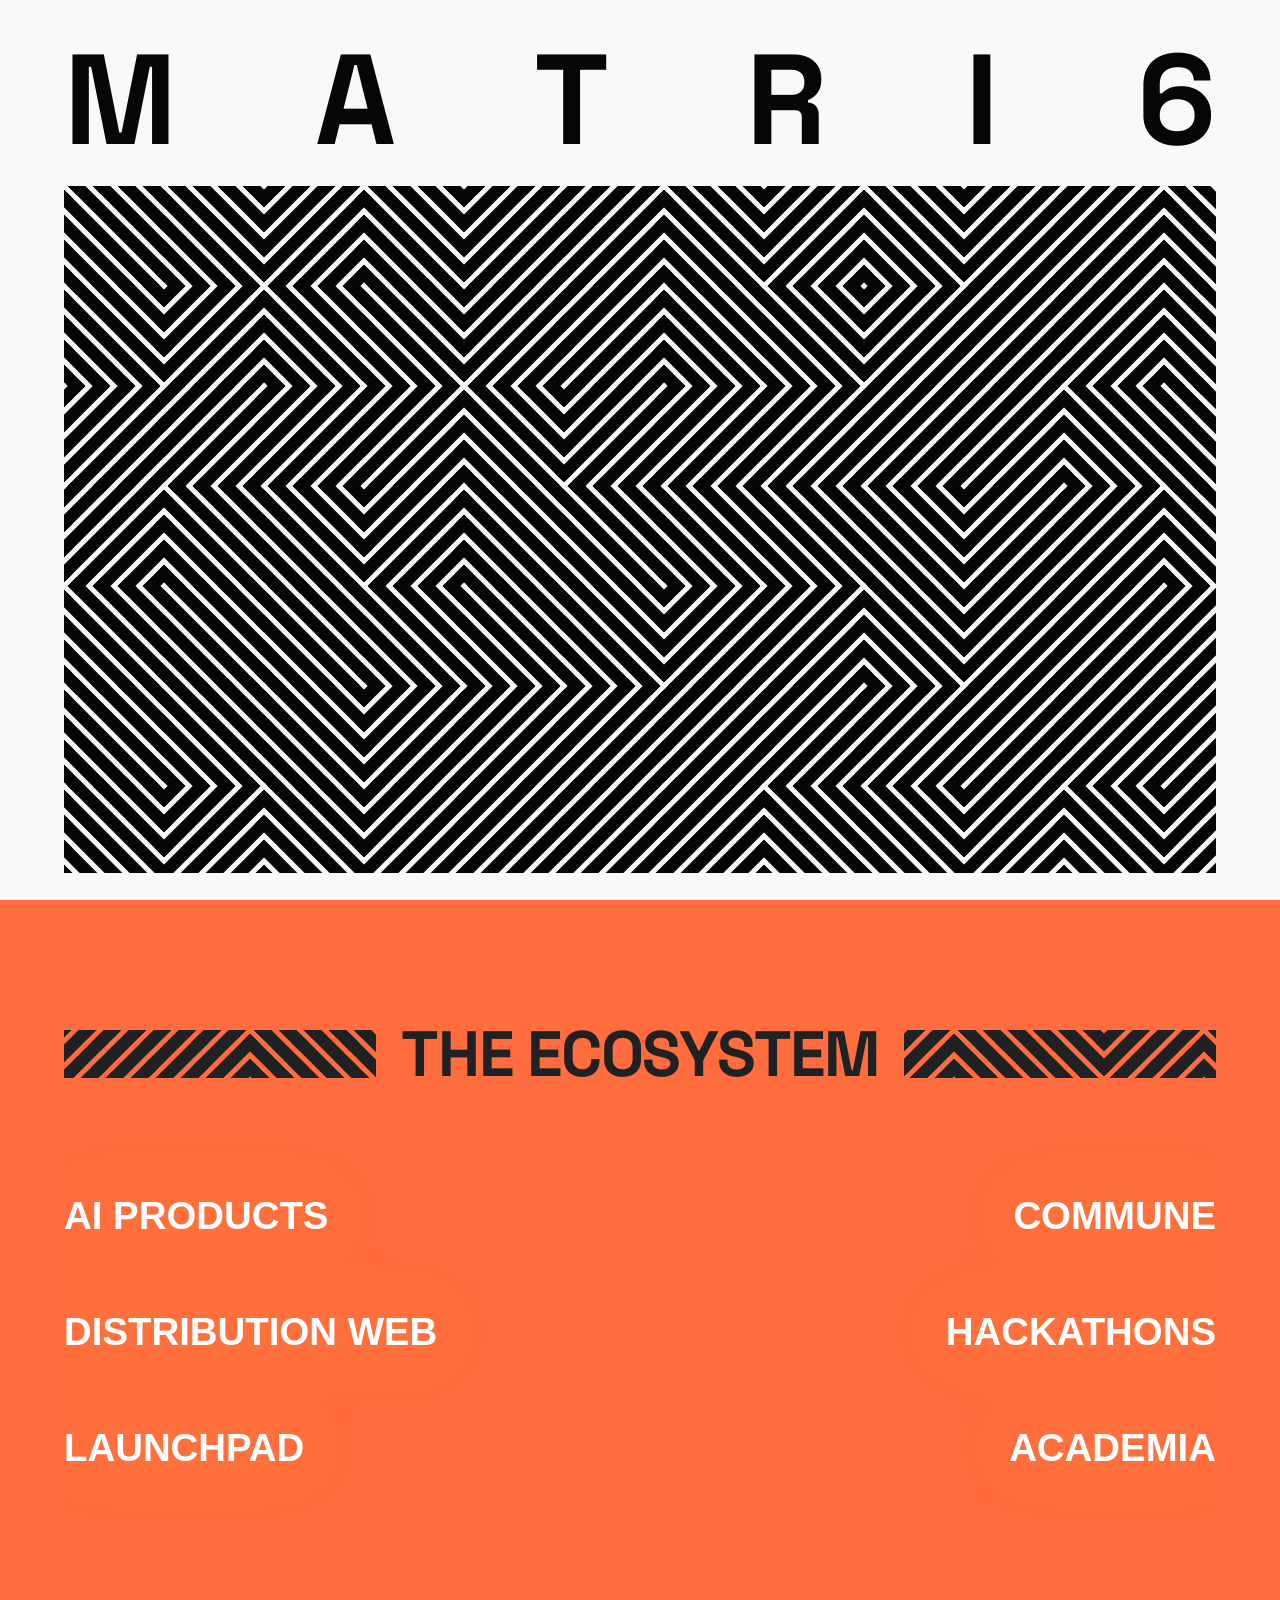
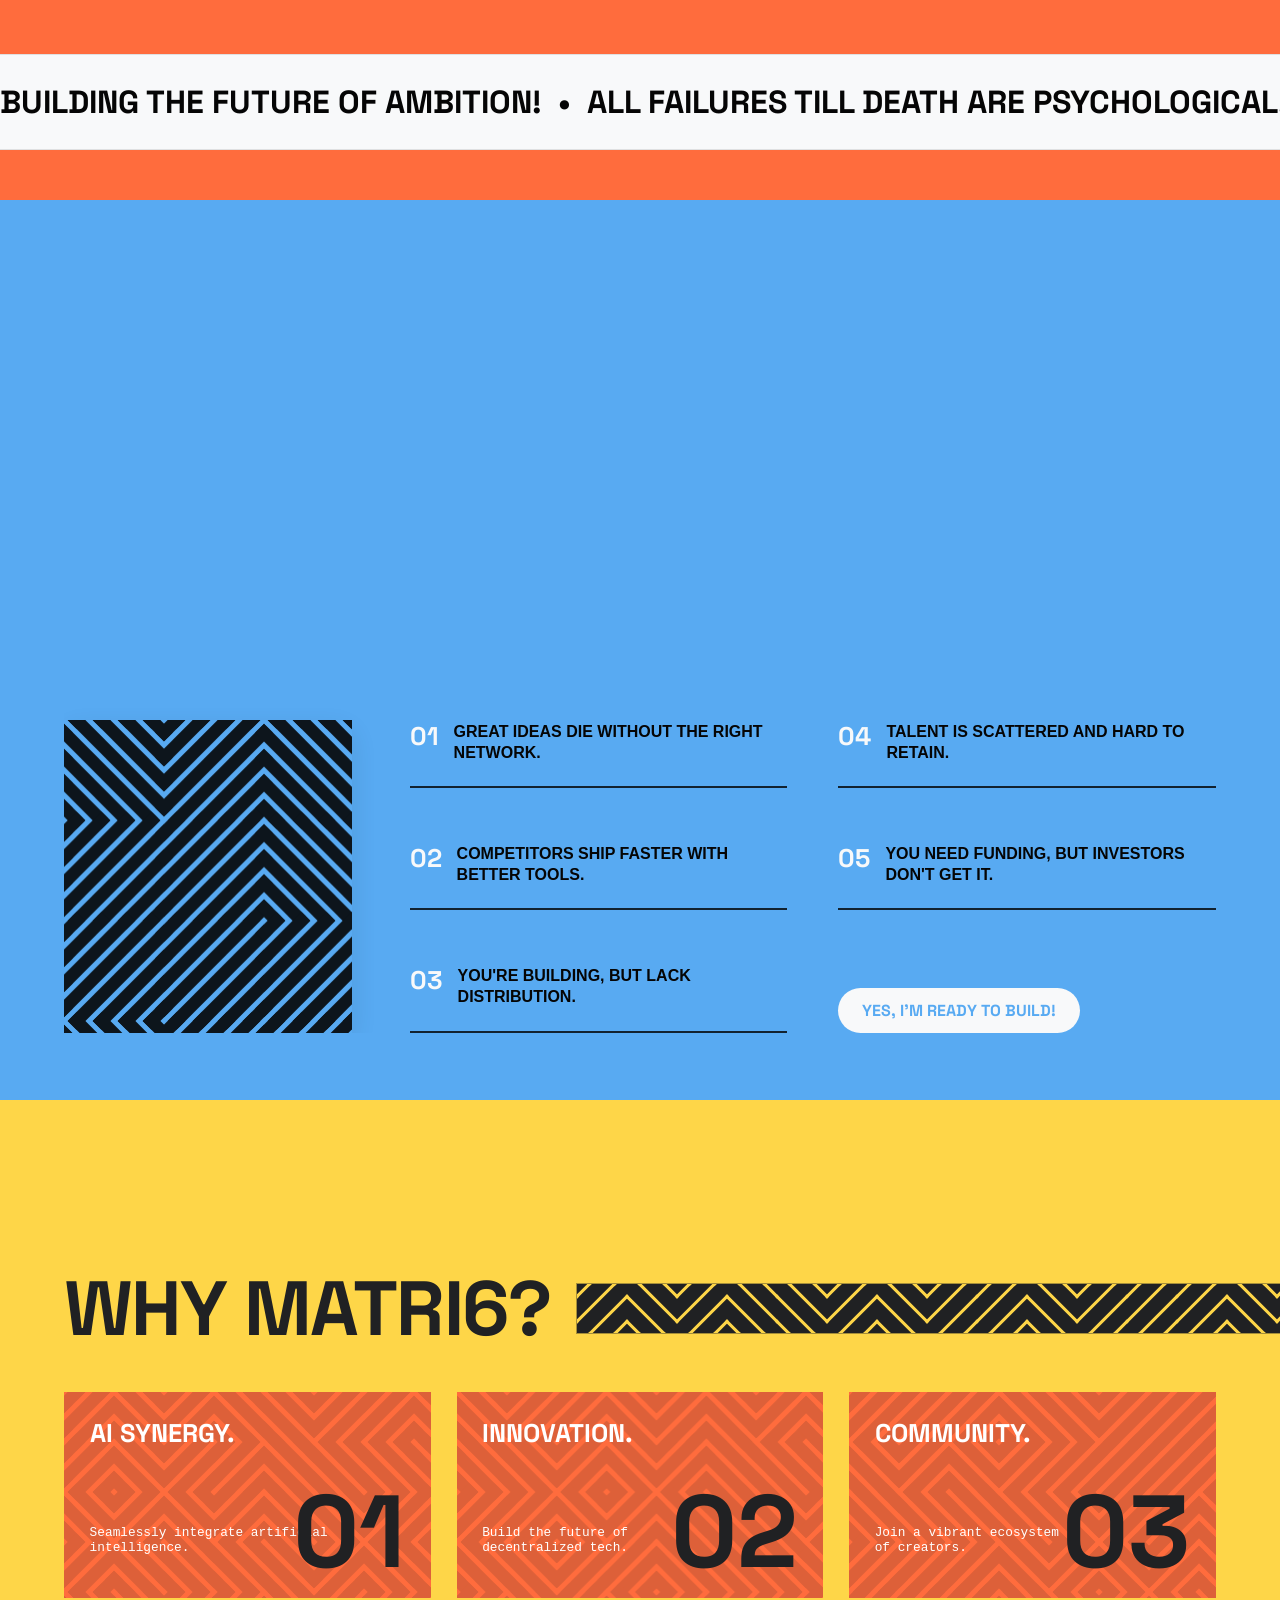
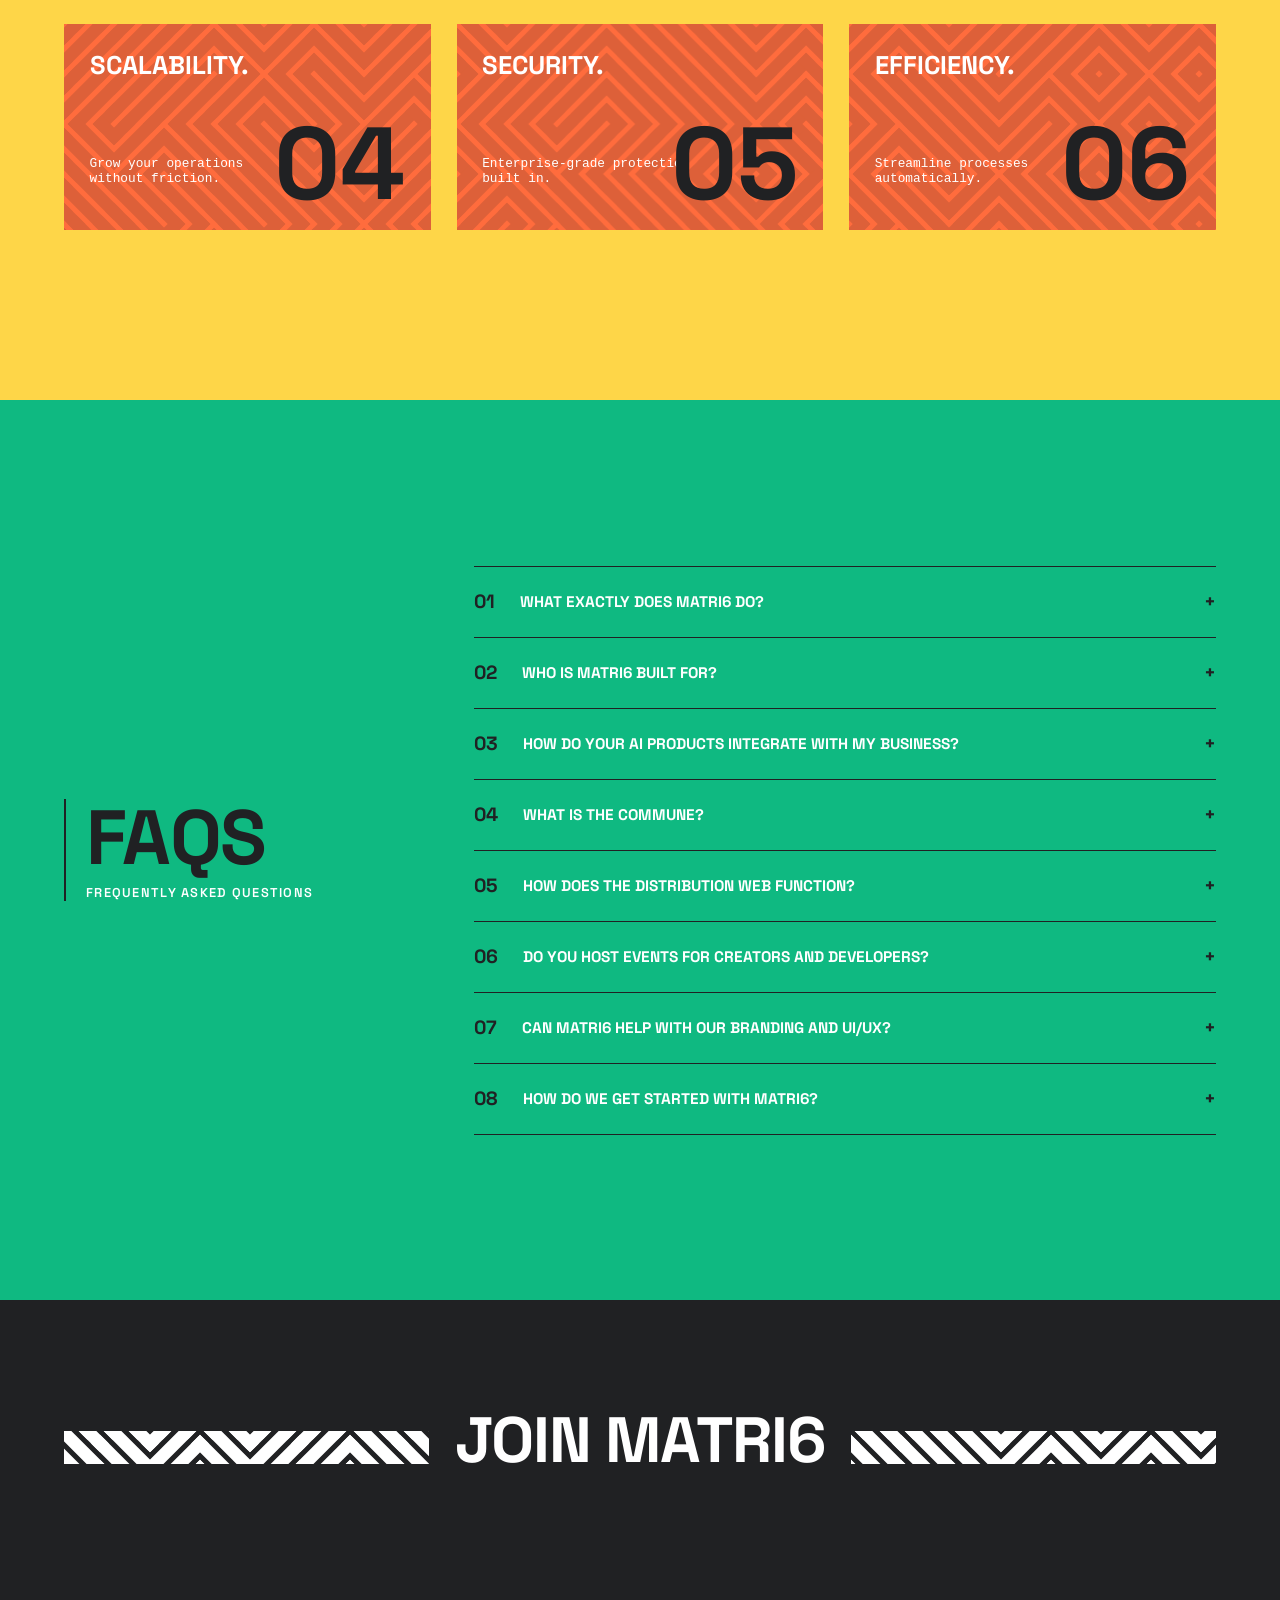
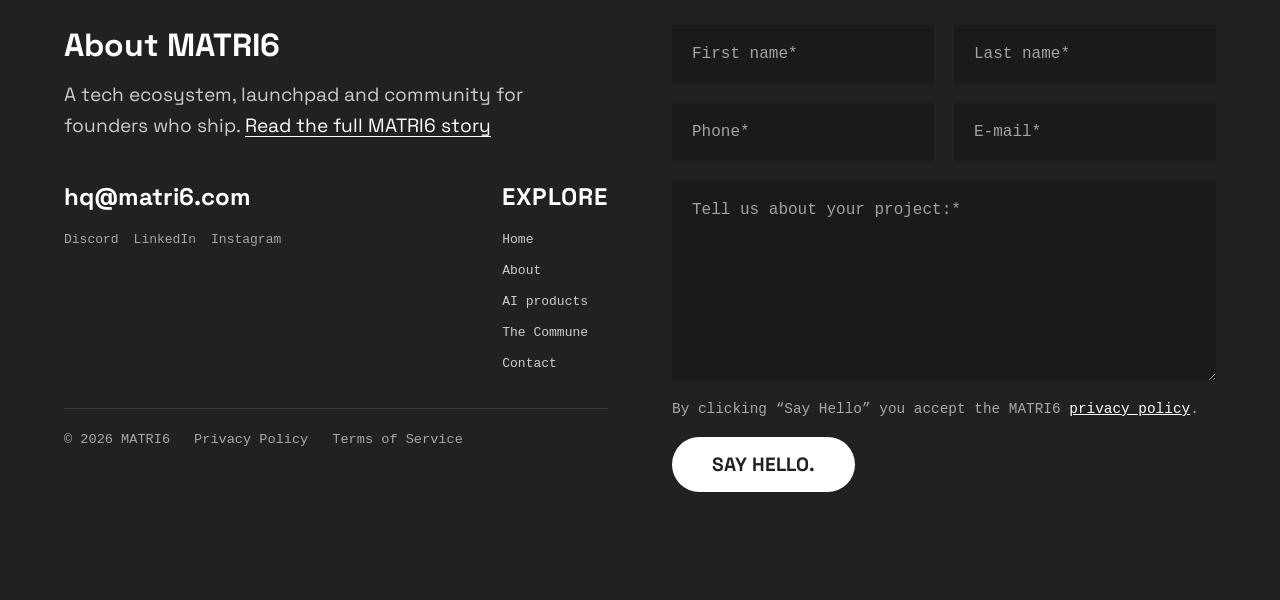
<file: index.html>
<!DOCTYPE html>
<html lang="en" class="snap-page">

<head>
    <meta charset="UTF-8">
    <meta name="viewport" content="width=device-width, initial-scale=1.0">

    <title>MATRI6 | Tech Ecosystem &amp; Launchpad for Founders Who Ship</title>
    <meta name="description" content="MATRI6 is a tech ecosystem, launchpad and community for founders who ship. We build AI products and connect the network, capital and talent that turn ambitious ideas into working companies.">
    <link rel="canonical" href="https://matri6.com/">
    <meta name="robots" content="index, follow, max-image-preview:large, max-snippet:-1">
    <meta name="theme-color" content="#202123">
    <meta name="color-scheme" content="light dark">

    <!-- Link preview (Open Graph / Twitter Card) -->
    <meta property="og:type" content="website">
    <meta property="og:site_name" content="MATRI6">
    <meta property="og:locale" content="en_US">
    <meta property="og:url" content="https://matri6.com/">
    <meta property="og:title" content="MATRI6 | Tech Ecosystem &amp; Launchpad for Founders Who Ship">
    <meta property="og:description" content="MATRI6 is a tech ecosystem, launchpad and community for founders who ship. We build AI products and connect the network, capital and talent that turn ambitious ideas into working companies.">
    <meta property="og:image" content="https://matri6.com/og-image.png">
    <meta property="og:image:type" content="image/png">
    <meta property="og:image:width" content="1200">
    <meta property="og:image:height" content="630">
    <meta property="og:image:alt" content="MATRI6 - a tech ecosystem, launchpad and community for founders who ship.">
    <meta name="twitter:card" content="summary_large_image">
    <meta name="twitter:title" content="MATRI6 | Tech Ecosystem &amp; Launchpad for Founders Who Ship">
    <meta name="twitter:description" content="MATRI6 is a tech ecosystem, launchpad and community for founders who ship. We build AI products and connect the network, capital and talent that turn ambitious ideas into working companies.">
    <meta name="twitter:image" content="https://matri6.com/og-image.png">
    <meta name="twitter:image:alt" content="MATRI6 - a tech ecosystem, launchpad and community for founders who ship.">

    <!-- Favicon -->
    <link rel="icon" href="/favicon.ico?v=3" sizes="any">
    <link rel="icon" type="image/png" sizes="32x32" href="/favicon-32.png?v=3">
    <link rel="icon" type="image/png" sizes="16x16" href="/favicon-16.png?v=3">
    <link rel="apple-touch-icon" sizes="180x180" href="/apple-touch-icon.png?v=3">

    <!-- Fonts. Montserrat was requested on every page but is not referenced by a
         single CSS rule, so it has been dropped from the request. -->
    <link rel="preconnect" href="https://fonts.googleapis.com">
    <link rel="preconnect" href="https://fonts.gstatic.com" crossorigin>
    <link rel="preload" as="style"
        href="https://fonts.googleapis.com/css2?family=Space+Grotesk:wght@700&family=Syncopate:wght@700&display=swap">
    <link rel="stylesheet"
        href="https://fonts.googleapis.com/css2?family=Space+Grotesk:wght@700&family=Syncopate:wght@700&display=swap">

    <link rel="stylesheet" href="/style.css">

    <script type="application/ld+json">
    {
        "@context": "https://schema.org",
        "@graph": [
            {
                "@type": "Organization",
                "@id": "https://matri6.com/#organization",
                "name": "MATRI6",
                "url": "https://matri6.com/",
                "email": "hq@matri6.com",
                "logo": {
                    "@type": "ImageObject",
                    "url": "https://matri6.com/apple-touch-icon.png",
                    "width": 180,
                    "height": 180
                },
                "image": "https://matri6.com/og-image.png",
                "description": "MATRI6 is a tech ecosystem, launchpad and community for founders who ship. We build AI products and connect the network, capital and talent that turn ambitious ideas into working companies.",
                "sameAs": [
                    "https://www.linkedin.com/company/matri6/",
                    "https://www.instagram.com/matri6.hq/",
                    "https://discord.gg/sTztxzJSG9"
                ]
            },
            {
                "@type": "WebSite",
                "@id": "https://matri6.com/#website",
                "url": "https://matri6.com/",
                "name": "MATRI6",
                "inLanguage": "en",
                "publisher": { "@id": "https://matri6.com/#organization" }
            },
            {
                "@type": "WebPage",
                "@id": "https://matri6.com/#webpage",
                "url": "https://matri6.com/",
                "name": "MATRI6 | Tech Ecosystem & Launchpad for Founders Who Ship",
                "description": "MATRI6 is a tech ecosystem, launchpad and community for founders who ship. We build AI products and connect the network, capital and talent that turn ambitious ideas into working companies.",
                "isPartOf": { "@id": "https://matri6.com/#website" },
                "about": { "@id": "https://matri6.com/#organization" },
                "inLanguage": "en"
            }
        ]
    }
    </script>
    <script type="application/ld+json">
    {
        "@context": "https://schema.org",
        "@type": "FAQPage",
        "@id": "https://matri6.com/#faq",
        "mainEntity": [
            {
                "@type": "Question",
                "name": "WHAT EXACTLY DOES MATRI6 DO?",
                "acceptedAnswer": {
                    "@type": "Answer",
                    "text": "MATRI6 is a dynamic tech ecosystem, a powerful launchpad, and a thriving community. We help modern brands scale by integrating cutting-edge AI, building robust community networks, and designing stunning user experiences."
                }
            },
            {
                "@type": "Question",
                "name": "WHO IS MATRI6 BUILT FOR?",
                "acceptedAnswer": {
                    "@type": "Answer",
                    "text": "Our ecosystem is built for ambitious founders, forward-thinking startups, and creators who want to leverage AI, decentralized technology, and elite design to outpace the competition."
                }
            },
            {
                "@type": "Question",
                "name": "HOW DO YOUR AI PRODUCTS INTEGRATE WITH MY BUSINESS?",
                "acceptedAnswer": {
                    "@type": "Answer",
                    "text": "We build tailored AI solutions that seamlessly integrate into your existing workflows. Our goal is to help you automate processes, analyze complex data, and accelerate your entire product development lifecycle."
                }
            },
            {
                "@type": "Question",
                "name": "WHAT IS THE COMMUNE?",
                "acceptedAnswer": {
                    "@type": "Answer",
                    "text": "The Commune is our exclusive network of top-tier talent, visionary founders, and tech enthusiasts. It's designed to help you find the right collaborators and build powerful alliances with like-minded individuals."
                }
            },
            {
                "@type": "Question",
                "name": "HOW DOES THE DISTRIBUTION WEB FUNCTION?",
                "acceptedAnswer": {
                    "@type": "Answer",
                    "text": "Currently in the planning phase, our Distribution Web will act as a strategic bridge connecting groundbreaking startups built within our ecosystem with forward-thinking investors who understand the future of tech."
                }
            },
            {
                "@type": "Question",
                "name": "DO YOU HOST EVENTS FOR CREATORS AND DEVELOPERS?",
                "acceptedAnswer": {
                    "@type": "Answer",
                    "text": "Absolutely! We are preparing to launch regular Hackathons and the MATRI6 Academy—both designed to upskill talent, foster rapid innovation, and push the boundaries of what's possible in AI and web3."
                }
            },
            {
                "@type": "Question",
                "name": "CAN MATRI6 HELP WITH OUR BRANDING AND UI/UX?",
                "acceptedAnswer": {
                    "@type": "Answer",
                    "text": "Yes. While we are an expansive ecosystem, our community includes elite design talent. We craft visually stunning, highly functional digital experiences that resonate deeply with your target audience and elevate your brand's digital presence."
                }
            },
            {
                "@type": "Question",
                "name": "HOW DO WE GET STARTED WITH MATRI6?",
                "acceptedAnswer": {
                    "@type": "Answer",
                    "text": "Simply head over to the 'Join MATRI6' section below, fill out your project details, and say hello. Our team will review your requirements and reach out to discuss how we can build the future together."
                }
            }
        ]
    }
    </script>
</head>

<body>
    <a class="skip-link" href="#ecosystem">Skip to content</a>
    <div id="cursor-image" aria-hidden="true"></div>
    <!-- The letters are individually positioned by the layout, which makes the
         heading announce as "M A T R I 6". Hide the decorative spans from
         assistive tech and expose the wordmark once, spelled normally. -->
    <h1 id="main-header" class="brand-title">
        <a class="brand-link" href="/" aria-label="MATRI6 - back to top">
            <span aria-hidden="true">M</span><span aria-hidden="true">A</span><span aria-hidden="true">T</span><span
                aria-hidden="true">R</span><span aria-hidden="true">I</span><span aria-hidden="true">6</span>
            <span class="sr-only">MATRI6</span>
        </a>
    </h1>
    <main class="scroll-container">
        <!-- Section 1: Landing Page -->
        <section class="landing-page">
            <div class="content-wrapper hero-wrapper">
                <div class="title-placeholder"></div>

                <div class="art-container art-panel">
                    <canvas id="geoCanvas" aria-hidden="true"></canvas>
                </div>
            </div>
        </section>

        <!-- Section 2: The Ecosystem -->
        <section id="ecosystem" class="ecosystem-section" style="background-color: #ff6c3d;">
            <div class="ecosystem-container">
                <div class="ecosystem-title-wrapper">
                    <div class="eco-art-container">
                        <canvas id="ecoGeoCanvasLeft" aria-hidden="true"></canvas>
                    </div>
                    <h2 class="ecosystem-title">THE ECOSYSTEM</h2>
                    <div class="eco-art-container">
                        <canvas id="ecoGeoCanvasRight" aria-hidden="true"></canvas>
                    </div>
                </div>
                <nav class="ecosystem-grid" aria-label="The MATRI6 ecosystem">
                    <a href="/eco/ai-products/" class="grid-item"
                        data-image="/images/eco-ai-products.svg">AI
                        PRODUCTS</a>
                    <a href="/eco/commune/" class="grid-item right-align"
                        data-image="/images/eco-commune.svg">
                        COMMUNE</a>
                    <!-- Not yet built. These open the "launching soon" dialog, so they are
                         buttons, not links to "#": there is no URL behind them to open. -->
                    <button type="button" class="grid-item" onclick="showComingSoonPopup(event)"
                        data-image="/images/eco-venture-network.svg">DISTRIBUTION
                        WEB</button>
                    <button type="button" class="grid-item right-align" onclick="showComingSoonPopup(event)"
                        data-image="/images/eco-hackathons.svg">
                        HACKATHONS</button>
                    <button type="button" class="grid-item" onclick="showComingSoonPopup(event)"
                        data-image="/images/eco-launchpad.svg">LAUNCHPAD
                    </button>
                    <button type="button" class="grid-item right-align" onclick="showComingSoonPopup(event)"
                        data-image="/images/eco-academy.svg">ACADEMIA
                    </button>
                </nav>
            </div>

            <!-- Marquee Strip (Left to Right) -->
            <div class="marquee-strip" aria-hidden="true">
                <div class="marquee-track">
                    <span class="marquee-text">BUILDING THE FUTURE OF AMBITION! &nbsp;&bull;&nbsp; ALL FAILURES TILL
                        DEATH ARE PSYCHOLOGICAL! &nbsp;&bull;&nbsp; BUILDING THE FUTURE OF AMBITION!
                        &nbsp;&bull;&nbsp;</span>
                    <span class="marquee-text">BUILDING THE FUTURE OF AMBITION! &nbsp;&bull;&nbsp; ALL FAILURES TILL
                        DEATH ARE PSYCHOLOGICAL! &nbsp;&bull;&nbsp; BUILDING THE FUTURE OF AMBITION!
                        &nbsp;&bull;&nbsp;</span>
                </div>
            </div>
        </section>

        <!-- Section 3: The Vision -->
        <section class="vision-section">
            <div class="vision-container">
                <div class="vision-header">
                    <h2>MAYBE<br>YOU KNOW THAT FEELING...</h2>
                </div>
                <div class="vision-content-wrapper">
                    <div class="vision-art-container">
                        <canvas id="visionGeoCanvas" aria-hidden="true"></canvas>
                    </div>
                    <div class="vision-grid-wrapper">
                        <div class="vision-col">
                            <div class="vision-item">
                                <span class="vision-num">01</span>
                                <p class="vision-text">GREAT IDEAS DIE WITHOUT THE RIGHT NETWORK.</p>
                            </div>
                            <div class="vision-item">
                                <span class="vision-num">02</span>
                                <p class="vision-text">COMPETITORS SHIP FASTER WITH BETTER TOOLS.</p>
                            </div>
                            <div class="vision-item">
                                <span class="vision-num">03</span>
                                <p class="vision-text">YOU'RE BUILDING, BUT LACK DISTRIBUTION.</p>
                            </div>
                        </div>
                        <div class="vision-col">
                            <div class="vision-item">
                                <span class="vision-num">04</span>
                                <p class="vision-text">TALENT IS SCATTERED AND HARD TO RETAIN.</p>
                            </div>
                            <div class="vision-item">
                                <span class="vision-num">05</span>
                                <p class="vision-text">YOU NEED FUNDING, BUT INVESTORS DON'T GET IT.</p>
                            </div>
                            <div class="vision-action">
                                <a href="#join" class="vision-btn">YES, I'M READY TO BUILD!</a>
                            </div>
                        </div>
                    </div>
                </div>
            </div>
        </section>
        <!-- Section 4: Why MATRI6 -->
        <section class="why-section">
            <div class="why-container">
                <div class="why-header">
                    <h2>WHY MATRI6?</h2>
                    <div class="why-title-art">
                        <canvas id="whyTitleCanvas" aria-hidden="true"></canvas>
                    </div>
                </div>
                <div class="why-cards-wrapper">
                    <!-- Card 1 -->
                    <div class="why-card">
                        <canvas id="whyCanvas1" class="why-canvas" aria-hidden="true"></canvas>
                        <div class="why-card-content">
                            <h3 class="why-card-title">AI SYNERGY.</h3>
                            <p class="why-card-desc">Seamlessly integrate artificial<br>intelligence.</p>
                            <span class="why-card-num">01</span>
                        </div>
                    </div>
                    <!-- Card 2 -->
                    <div class="why-card">
                        <canvas id="whyCanvas2" class="why-canvas" aria-hidden="true"></canvas>
                        <div class="why-card-content">
                            <h3 class="why-card-title">INNOVATION.</h3>
                            <p class="why-card-desc">Build the future of<br>decentralized tech.</p>
                            <span class="why-card-num">02</span>
                        </div>
                    </div>
                    <!-- Card 3 -->
                    <div class="why-card">
                        <canvas id="whyCanvas3" class="why-canvas" aria-hidden="true"></canvas>
                        <div class="why-card-content">
                            <h3 class="why-card-title">COMMUNITY.</h3>
                            <p class="why-card-desc">Join a vibrant ecosystem<br>of creators.</p>
                            <span class="why-card-num">03</span>
                        </div>
                    </div>
                    <!-- Card 4 -->
                    <div class="why-card">
                        <canvas id="whyCanvas4" class="why-canvas" aria-hidden="true"></canvas>
                        <div class="why-card-content">
                            <h3 class="why-card-title">SCALABILITY.</h3>
                            <p class="why-card-desc">Grow your operations<br>without friction.</p>
                            <span class="why-card-num">04</span>
                        </div>
                    </div>
                    <!-- Card 5 -->
                    <div class="why-card">
                        <canvas id="whyCanvas5" class="why-canvas" aria-hidden="true"></canvas>
                        <div class="why-card-content">
                            <h3 class="why-card-title">SECURITY.</h3>
                            <p class="why-card-desc">Enterprise-grade protection<br>built in.</p>
                            <span class="why-card-num">05</span>
                        </div>
                    </div>
                    <!-- Card 6 -->
                    <div class="why-card">
                        <canvas id="whyCanvas6" class="why-canvas" aria-hidden="true"></canvas>
                        <div class="why-card-content">
                            <h3 class="why-card-title">EFFICIENCY.</h3>
                            <p class="why-card-desc">Streamline processes<br>automatically.</p>
                            <span class="why-card-num">06</span>
                        </div>
                    </div>
                </div>
            </div>
        </section>
        <!-- Section 7: FAQs & Insights -->
        <section class="faq-section">
            <div class="faq-container">

                <!-- Left Column -->
                <div class="faq-left">
                    <div class="faq-tab active" data-target="faq-list">
                        <h2 class="faq-tab-title">FAQS</h2>
                        <p class="faq-tab-subtitle">FREQUENTLY ASKED QUESTIONS</p>
                    </div>

                </div>

                <!-- Right Column -->
                <div class="faq-right">

                    <!-- FAQs List -->
                    <div class="faq-list-container active" id="faq-list">
                        <div class="faq-item">
                            <h3 class="faq-q">
                                <button type="button" class="faq-header" id="faq-q-01"
                                    aria-expanded="false" aria-controls="faq-a-01">
                                    <span class="faq-num">01</span>
                                    <span class="faq-text">WHAT EXACTLY DOES MATRI6 DO?</span>
                                    <span class="faq-icon" aria-hidden="true">+</span>
                                </button>
                            </h3>
                            <div class="faq-body" id="faq-a-01" role="region" aria-labelledby="faq-q-01">
                                <p>MATRI6 is a dynamic tech ecosystem, a powerful launchpad, and a thriving community. We help modern brands scale by integrating cutting-edge AI, building robust community networks, and designing stunning user experiences.</p>
                            </div>
                        </div>
                        <div class="faq-item">
                            <h3 class="faq-q">
                                <button type="button" class="faq-header" id="faq-q-02"
                                    aria-expanded="false" aria-controls="faq-a-02">
                                    <span class="faq-num">02</span>
                                    <span class="faq-text">WHO IS MATRI6 BUILT FOR?</span>
                                    <span class="faq-icon" aria-hidden="true">+</span>
                                </button>
                            </h3>
                            <div class="faq-body" id="faq-a-02" role="region" aria-labelledby="faq-q-02">
                                <p>Our ecosystem is built for ambitious founders, forward-thinking startups, and creators who want to leverage AI, decentralized technology, and elite design to outpace the competition.</p>
                            </div>
                        </div>
                        <div class="faq-item">
                            <h3 class="faq-q">
                                <button type="button" class="faq-header" id="faq-q-03"
                                    aria-expanded="false" aria-controls="faq-a-03">
                                    <span class="faq-num">03</span>
                                    <span class="faq-text">HOW DO YOUR AI PRODUCTS INTEGRATE WITH MY BUSINESS?</span>
                                    <span class="faq-icon" aria-hidden="true">+</span>
                                </button>
                            </h3>
                            <div class="faq-body" id="faq-a-03" role="region" aria-labelledby="faq-q-03">
                                <p>We build tailored AI solutions that seamlessly integrate into your existing workflows. Our goal is to help you automate processes, analyze complex data, and accelerate your entire product development lifecycle.</p>
                            </div>
                        </div>
                        <div class="faq-item">
                            <h3 class="faq-q">
                                <button type="button" class="faq-header" id="faq-q-04"
                                    aria-expanded="false" aria-controls="faq-a-04">
                                    <span class="faq-num">04</span>
                                    <span class="faq-text">WHAT IS THE COMMUNE?</span>
                                    <span class="faq-icon" aria-hidden="true">+</span>
                                </button>
                            </h3>
                            <div class="faq-body" id="faq-a-04" role="region" aria-labelledby="faq-q-04">
                                <p>The Commune is our exclusive network of top-tier talent, visionary founders, and tech enthusiasts. It's designed to help you find the right collaborators and build powerful alliances with like-minded individuals.</p>
                            </div>
                        </div>
                        <div class="faq-item">
                            <h3 class="faq-q">
                                <button type="button" class="faq-header" id="faq-q-05"
                                    aria-expanded="false" aria-controls="faq-a-05">
                                    <span class="faq-num">05</span>
                                    <span class="faq-text">HOW DOES THE DISTRIBUTION WEB FUNCTION?</span>
                                    <span class="faq-icon" aria-hidden="true">+</span>
                                </button>
                            </h3>
                            <div class="faq-body" id="faq-a-05" role="region" aria-labelledby="faq-q-05">
                                <p>Currently in the planning phase, our Distribution Web will act as a strategic bridge connecting groundbreaking startups built within our ecosystem with forward-thinking investors who understand the future of tech.</p>
                            </div>
                        </div>
                        <div class="faq-item">
                            <h3 class="faq-q">
                                <button type="button" class="faq-header" id="faq-q-06"
                                    aria-expanded="false" aria-controls="faq-a-06">
                                    <span class="faq-num">06</span>
                                    <span class="faq-text">DO YOU HOST EVENTS FOR CREATORS AND DEVELOPERS?</span>
                                    <span class="faq-icon" aria-hidden="true">+</span>
                                </button>
                            </h3>
                            <div class="faq-body" id="faq-a-06" role="region" aria-labelledby="faq-q-06">
                                <p>Absolutely! We are preparing to launch regular Hackathons and the MATRI6 Academy—both designed to upskill talent, foster rapid innovation, and push the boundaries of what's possible in AI and web3.</p>
                            </div>
                        </div>
                        <div class="faq-item">
                            <h3 class="faq-q">
                                <button type="button" class="faq-header" id="faq-q-07"
                                    aria-expanded="false" aria-controls="faq-a-07">
                                    <span class="faq-num">07</span>
                                    <span class="faq-text">CAN MATRI6 HELP WITH OUR BRANDING AND UI/UX?</span>
                                    <span class="faq-icon" aria-hidden="true">+</span>
                                </button>
                            </h3>
                            <div class="faq-body" id="faq-a-07" role="region" aria-labelledby="faq-q-07">
                                <p>Yes. While we are an expansive ecosystem, our community includes elite design talent. We craft visually stunning, highly functional digital experiences that resonate deeply with your target audience and elevate your brand's digital presence.</p>
                            </div>
                        </div>
                        <div class="faq-item">
                            <h3 class="faq-q">
                                <button type="button" class="faq-header" id="faq-q-08"
                                    aria-expanded="false" aria-controls="faq-a-08">
                                    <span class="faq-num">08</span>
                                    <span class="faq-text">HOW DO WE GET STARTED WITH MATRI6?</span>
                                    <span class="faq-icon" aria-hidden="true">+</span>
                                </button>
                            </h3>
                            <div class="faq-body" id="faq-a-08" role="region" aria-labelledby="faq-q-08">
                                <p>Simply head over to the 'Join MATRI6' section below, fill out your project details, and say hello. Our team will review your requirements and reach out to discuss how we can build the future together.</p>
                            </div>
                        </div>
                    </div>
                </div>
            </div>
        </section>
        <!-- Section 8: Join MATRI6 -->
        <section id="join" class="contact-section">
            <div class="contact-container">
                <div class="ecosystem-title-wrapper contact-title-wrapper">
                    <div class="eco-art-container">
                        <canvas id="contactGeoCanvasLeft" aria-hidden="true"></canvas>
                    </div>
                    <h2 class="ecosystem-title" style="color: #ffffff;">JOIN MATRI6</h2>
                    <div class="eco-art-container">
                        <canvas id="contactGeoCanvasRight" aria-hidden="true"></canvas>
                    </div>
                </div>
                <div class="contact-content">

                    <!-- Form: first in source so it leads on mobile -->
                    <div class="contact-right">
                        <form class="contact-form" action="https://formspree.io/f/xqpzqabe" method="POST">
                            <div class="form-grid">
                                <div>
                                    <label class="sr-only" for="first-name">First name</label>
                                    <input type="text" id="first-name" name="first_name" placeholder="First name*"
                                        autocomplete="given-name" required>
                                </div>
                                <div>
                                    <label class="sr-only" for="last-name">Last name</label>
                                    <input type="text" id="last-name" name="last_name" placeholder="Last name*"
                                        autocomplete="family-name" required>
                                </div>
                                <div>
                                    <label class="sr-only" for="phone">Phone number</label>
                                    <input type="tel" id="phone" name="phone" placeholder="Phone*"
                                        autocomplete="tel" required>
                                </div>
                                <div>
                                    <label class="sr-only" for="email">Email address</label>
                                    <input type="email" id="email" name="email" placeholder="E-mail*"
                                        autocomplete="email" required>
                                </div>
                            </div>
                            <label class="sr-only" for="project-details">Tell us about your project</label>
                            <textarea id="project-details" name="project_details"
                                placeholder="Tell us about your project:*" required></textarea>
                            <p class="privacy-text">By clicking &ldquo;Say Hello&rdquo; you accept the MATRI6 <a
                                    href="/privacy/">privacy policy</a>.</p>
                            <button type="submit" class="submit-btn">SAY HELLO.</button>
                        </form>
                    </div>

                    <!-- Info (rendered left on desktop via row-reverse) -->
                    <div class="contact-left">
                        <div class="about-us">
                            <h3>About MATRI6</h3>
                            <p>A tech ecosystem, launchpad and community for founders who ship.
                                <a class="about-more" href="/about/">Read the full MATRI6 story</a></p>
                        </div>
                        <div class="contact-footer">
                            <div class="contact-info">
                                <a href="mailto:hq@matri6.com" class="contact-email">hq@matri6.com</a>
                                <div class="social-links">
                                    <a href="https://discord.gg/sTztxzJSG9" target="_blank" rel="noopener noreferrer">Discord</a>
                                    <a href="https://www.linkedin.com/company/matri6/" target="_blank" rel="noopener noreferrer">LinkedIn</a>
                                    <a href="https://www.instagram.com/matri6.hq/" target="_blank" rel="noopener noreferrer">Instagram</a>
                                </div>
                            </div>
                            <div class="quick-links">
                                <h3>Explore</h3>
                                <nav aria-label="Footer">
                                    <ul>
                                        <li><a href="/">Home</a></li>
                                        <li><a href="/about/">About</a></li>
                                        <li><a href="/eco/ai-products/">AI products</a></li>
                                        <li><a href="/eco/commune/">The Commune</a></li>
                                        <li><a href="/#join">Contact</a></li>
                                    </ul>
                                </nav>
                            </div>
                        </div>
                        <p class="legal-links">
                            <span>&copy; 2026 MATRI6</span>
                            <a href="/privacy/">Privacy Policy</a>
                            <a href="/terms/">Terms of Service</a>
                        </p>
                    </div>
                </div>
            </div>
        </section>
    </main>

    <!-- Coming Soon Modal -->
    <div id="comingSoonModal" class="coming-soon-modal" role="dialog" aria-modal="true"
        aria-labelledby="comingSoonTitle" aria-describedby="comingSoonText" aria-hidden="true">
        <div class="coming-soon-content">
            <button type="button" class="close-modal-btn" aria-label="Close dialog"
                onclick="closeComingSoonPopup()">&times;</button>
            <h3 class="coming-soon-title" id="comingSoonTitle">LAUNCHING SOON</h3>
            <p class="coming-soon-text" id="comingSoonText">These features are under construction &amp; planning
                and will be launched soon. Stay tuned!</p>
        </div>
    </div>

    <script src="/main.js"></script>
</body>

</html>
</file>
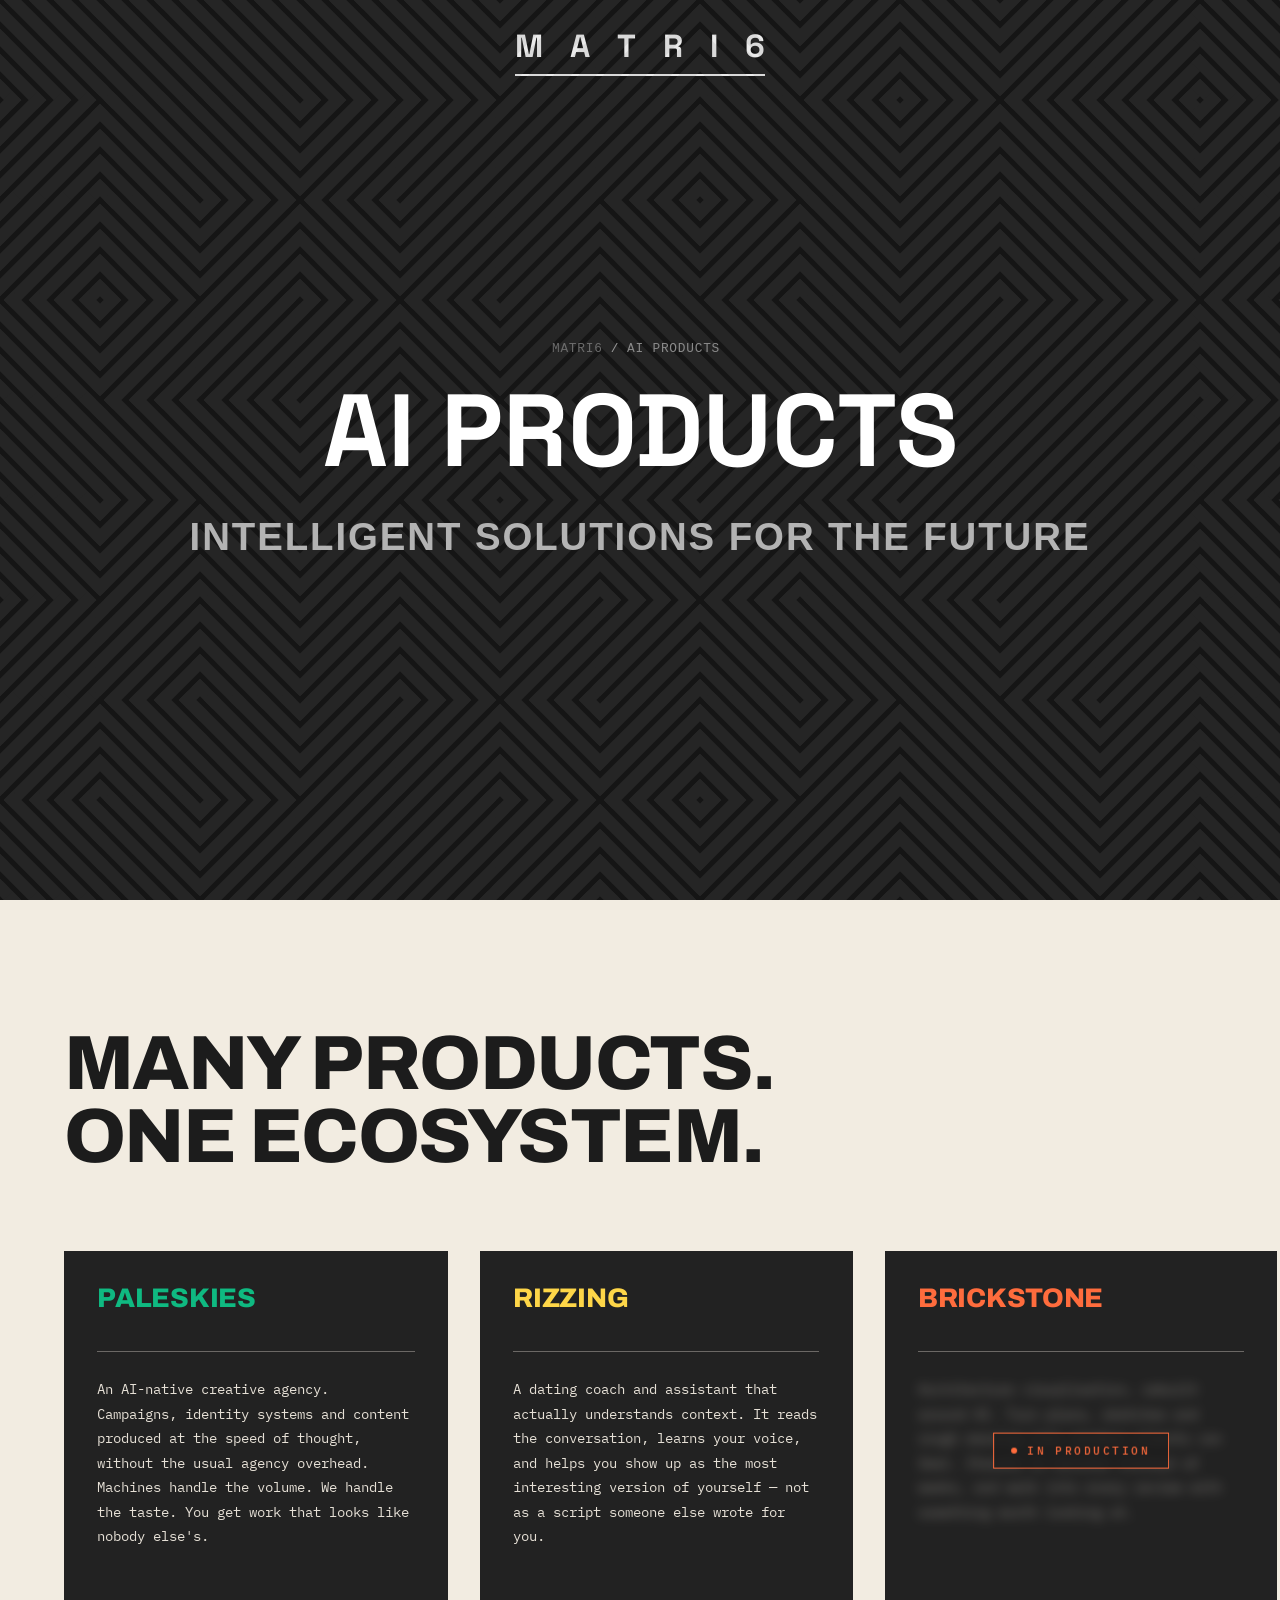
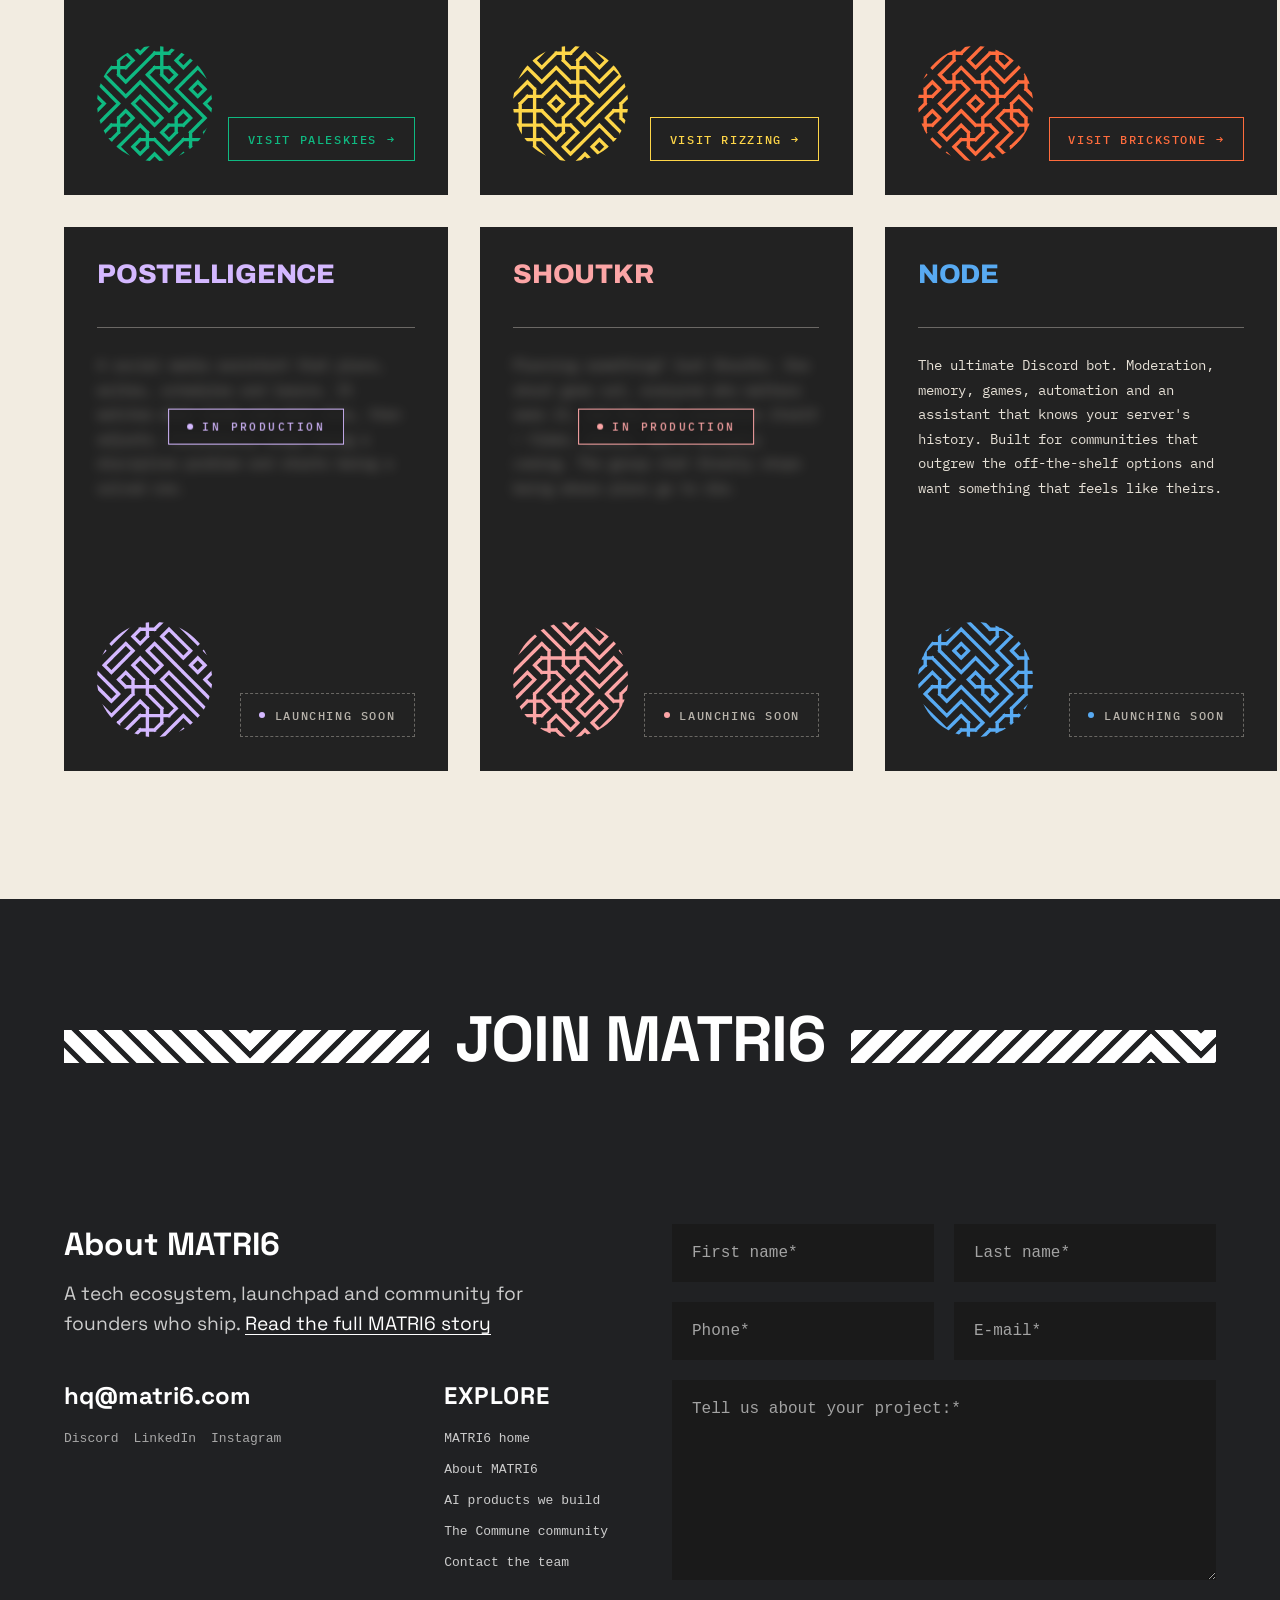
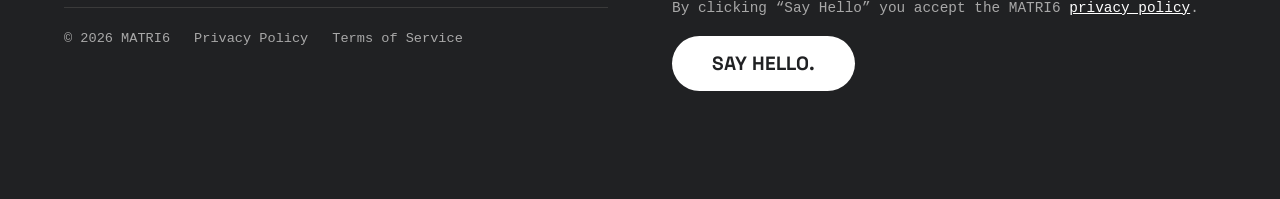
<file: eco/ai-products/index.html>
<!DOCTYPE html>
<html lang="en">

<head>
    <meta charset="UTF-8">
    <meta name="viewport" content="width=device-width, initial-scale=1.0">

    <title>AI Products by MATRI6 | AI-Native Tools for People Who Ship</title>
    <meta name="description" content="AI-native products from MATRI6 spanning creative work, dating, architecture visualisation, social media, group planning and community infrastructure.">
    <link rel="canonical" href="https://matri6.com/eco/ai-products/">
    <meta name="robots" content="index, follow, max-image-preview:large, max-snippet:-1">
    <meta name="theme-color" content="#202123">
    <meta name="color-scheme" content="light dark">

    <!-- Link preview (Open Graph / Twitter Card) -->
    <meta property="og:type" content="website">
    <meta property="og:site_name" content="MATRI6">
    <meta property="og:locale" content="en_US">
    <meta property="og:url" content="https://matri6.com/eco/ai-products/">
    <meta property="og:title" content="AI Products by MATRI6 | AI-Native Tools for People Who Ship">
    <meta property="og:description" content="AI-native products from MATRI6 spanning creative work, dating, architecture visualisation, social media, group planning and community infrastructure.">
    <meta property="og:image" content="https://matri6.com/og-image.png">
    <meta property="og:image:type" content="image/png">
    <meta property="og:image:width" content="1200">
    <meta property="og:image:height" content="630">
    <meta property="og:image:alt" content="MATRI6 - a tech ecosystem, launchpad and community for founders who ship.">
    <meta name="twitter:card" content="summary_large_image">
    <meta name="twitter:title" content="AI Products by MATRI6 | AI-Native Tools for People Who Ship">
    <meta name="twitter:description" content="AI-native products from MATRI6 spanning creative work, dating, architecture visualisation, social media, group planning and community infrastructure.">
    <meta name="twitter:image" content="https://matri6.com/og-image.png">
    <meta name="twitter:image:alt" content="MATRI6 - a tech ecosystem, launchpad and community for founders who ship.">

    <!-- Favicon -->
    <link rel="icon" href="/favicon.ico?v=3" sizes="any">
    <link rel="icon" type="image/png" sizes="32x32" href="/favicon-32.png?v=3">
    <link rel="icon" type="image/png" sizes="16x16" href="/favicon-16.png?v=3">
    <link rel="apple-touch-icon" sizes="180x180" href="/apple-touch-icon.png?v=3">

    <!-- Fonts. Montserrat was requested here but is not referenced by any rule. -->
    <link rel="preconnect" href="https://fonts.googleapis.com">
    <link rel="preconnect" href="https://fonts.gstatic.com" crossorigin>
    <link rel="preload" as="style" href="https://fonts.googleapis.com/css2?family=Archivo:wght@700;800&family=IBM+Plex+Mono:wght@400;500&family=Space+Grotesk:wght@700&family=Syncopate:wght@700&display=swap">
    <link rel="stylesheet" href="https://fonts.googleapis.com/css2?family=Archivo:wght@700;800&family=IBM+Plex+Mono:wght@400;500&family=Space+Grotesk:wght@700&family=Syncopate:wght@700&display=swap">

    <link rel="stylesheet" href="/style.css">

    <script type="application/ld+json">
    {
        "@context": "https://schema.org",
        "@graph": [
            {
                "@type": "WebPage",
                "@id": "https://matri6.com/eco/ai-products/#webpage",
                "url": "https://matri6.com/eco/ai-products/",
                "name": "AI Products by MATRI6 | AI-Native Tools for People Who Ship",
                "description": "AI-native products from MATRI6 spanning creative work, dating, architecture visualisation, social media, group planning and community infrastructure.",
                "isPartOf": {
                    "@id": "https://matri6.com/#website"
                },
                "publisher": {
                    "@id": "https://matri6.com/#organization"
                },
                "inLanguage": "en",
                "breadcrumb": {
                    "@id": "https://matri6.com/eco/ai-products/#breadcrumb"
                }
            },
            {
                "@type": "BreadcrumbList",
                "@id": "https://matri6.com/eco/ai-products/#breadcrumb",
                "itemListElement": [
                    {
                        "@type": "ListItem",
                        "position": 1,
                        "name": "MATRI6",
                        "item": "https://matri6.com/"
                    },
                    {
                        "@type": "ListItem",
                        "position": 2,
                        "name": "AI Products",
                        "item": "https://matri6.com/eco/ai-products/"
                    }
                ]
            },
            {
                "@type": "ItemList",
                "@id": "https://matri6.com/eco/ai-products/#products",
                "name": "MATRI6 AI products",
                "itemListElement": [
                    {
                        "@type": "ListItem",
                        "position": 1,
                        "item": {
                            "@type": "SoftwareApplication",
                            "name": "Paleskies",
                            "applicationCategory": "BusinessApplication",
                            "description": "An AI-native creative agency. Campaigns, identity systems and content produced at the speed of thought, without the usual agency overhead.",
                            "publisher": {
                                "@id": "https://matri6.com/#organization"
                            },
                            "url": "https://paleskies.matri6.com"
                        }
                    },
                    {
                        "@type": "ListItem",
                        "position": 2,
                        "item": {
                            "@type": "SoftwareApplication",
                            "name": "Rizzing",
                            "applicationCategory": "BusinessApplication",
                            "description": "A dating coach and assistant that reads the conversation, learns your voice, and helps you show up as the most interesting version of yourself.",
                            "publisher": {
                                "@id": "https://matri6.com/#organization"
                            },
                            "url": "https://rizzing.matri6.com"
                        }
                    },
                    {
                        "@type": "ListItem",
                        "position": 3,
                        "item": {
                            "@type": "SoftwareApplication",
                            "name": "Brickstone",
                            "applicationCategory": "BusinessApplication",
                            "description": "Architecture visualisation rebuilt around AI. Turn plans, sketches and rough massing into renders clients can feel.",
                            "publisher": {
                                "@id": "https://matri6.com/#organization"
                            },
                            "url": "https://brickstone.matri6.com"
                        }
                    },
                    {
                        "@type": "ListItem",
                        "position": 4,
                        "item": {
                            "@type": "SoftwareApplication",
                            "name": "Postelligence",
                            "applicationCategory": "BusinessApplication",
                            "description": "A social media assistant that plans, writes, schedules and learns from what lands.",
                            "publisher": {
                                "@id": "https://matri6.com/#organization"
                            }
                        }
                    },
                    {
                        "@type": "ListItem",
                        "position": 5,
                        "item": {
                            "@type": "SoftwareApplication",
                            "name": "Shoutkr",
                            "applicationCategory": "BusinessApplication",
                            "description": "One shout goes out, everyone who matters sees it, and the plan assembles itself.",
                            "publisher": {
                                "@id": "https://matri6.com/#organization"
                            }
                        }
                    },
                    {
                        "@type": "ListItem",
                        "position": 6,
                        "item": {
                            "@type": "SoftwareApplication",
                            "name": "Node",
                            "applicationCategory": "BusinessApplication",
                            "description": "A Discord bot with moderation, memory, games, automation and an assistant that knows your server's history.",
                            "publisher": {
                                "@id": "https://matri6.com/#organization"
                            }
                        }
                    }
                ]
            }
        ]
    }
    </script>

    <style>
        /* ---- AI Products grid (replaces the old horizontal scroll track) ---- */
        .ai-grid-section {
            height: auto;
            min-height: 100vh;
            background-color: #f2ece1;
            color: #1c1c1c;
            display: block;
            padding: clamp(4rem, 10vw, 9rem) clamp(1.25rem, 5vw, 5rem);
            overflow: visible;
        }

        .ai-grid-inner {
            max-width: 1440px;
            margin: 0 auto;
        }

        .ai-grid-head {
            margin-bottom: clamp(2.5rem, 6vw, 5rem);
            display: flex;
            flex-wrap: wrap;
            gap: 2rem clamp(2rem, 6vw, 6rem);
            align-items: flex-end;
            justify-content: space-between;
        }

        .ai-grid-head h2 {
            font-family: 'Archivo', 'Space Grotesk', sans-serif;
            font-weight: 800;
            font-size: clamp(2.25rem, 6vw, 5rem);
            line-height: 0.95;
            letter-spacing: -0.02em;
            text-transform: uppercase;
            margin: 0;
            flex: 1 1 20ch;
        }

        .ai-grid {
            display: grid;
            grid-template-columns: repeat(3, 1fr);
            gap: clamp(1.25rem, 2.5vw, 2.5rem);
        }

        .ai-card {
            background-color: #222222;
            color: #f2ece1;
            padding: clamp(1.75rem, 2.6vw, 2.75rem);
            display: flex;
            flex-direction: column;
            min-height: 34rem;
            transition: transform 0.35s ease, background-color 0.35s ease;
        }

        .ai-card:hover {
            transform: translateY(-8px);
            background-color: #1a1a1a;
        }

        .ai-card-title {
            font-family: 'Archivo', 'Space Grotesk', sans-serif;
            font-weight: 800;
            font-size: clamp(1.5rem, 2.1vw, 2.1rem);
            line-height: 1.05;
            letter-spacing: -0.01em;
            text-transform: uppercase;
            color: var(--accent);
            margin: 0;
        }

        .ai-card-title span {
            font-weight: 700;
        }

        .ai-card-rule {
            display: block;
            height: 1px;
            width: 100%;
            background-color: rgba(242, 236, 225, 0.35);
            margin: clamp(1.5rem, 3vw, 2.5rem) 0 clamp(1.25rem, 2vw, 1.75rem);
        }

        .ai-card-body {
            font-family: 'IBM Plex Mono', monospace;
            font-size: 0.875rem;
            line-height: 1.75;
            color: #e6e0d6;
            margin: 0;
        }

        .ai-card-foot {
            margin-top: auto;
            padding-top: 2.5rem;
            display: flex;
            align-items: flex-end;
            justify-content: space-between;
            gap: 1rem;
        }

        .ai-card-glyph {
            width: clamp(7rem, 9vw, 9.5rem);
            height: clamp(7rem, 9vw, 9.5rem);
            flex-shrink: 0;
        }

        .ai-card-glyph svg {
            display: block;
            width: 100%;
            height: 100%;
        }

        /* ---- Card action: a real button affordance, not an underlined word ----
           Squared to match .ai-card and .ai-card-veil-tag rather than the pill
           used elsewhere on the site, and sized to a 44px minimum touch target. */
        .ai-card-link {
            display: inline-flex;
            align-items: center;
            gap: 0.6rem;
            min-height: 44px;
            padding: 0.7rem 1.15rem;
            font-family: 'IBM Plex Mono', monospace;
            font-size: 0.72rem;
            font-weight: 500;
            letter-spacing: 0.14em;
            text-transform: uppercase;
            text-decoration: none;
            white-space: nowrap;
            cursor: pointer;
            color: var(--accent);
            background-color: transparent;
            border: 1px solid var(--accent);
            transition: background-color 0.3s ease, color 0.3s ease, transform 0.3s ease;
        }

        .ai-card-link:hover,
        .ai-card-link:focus-visible {
            background-color: var(--accent);
            color: #151515;
            transform: translateY(-2px);
        }

        .ai-card-arrow {
            display: inline-block;
            transition: transform 0.3s ease;
        }

        .ai-card-link:hover .ai-card-arrow,
        .ai-card-link:focus-visible .ai-card-arrow {
            transform: translateX(3px);
        }

        /* Unreleased products: dashed edge and a live dot, borrowing the same
           signal language as the "In Production" seal above it. */
        .ai-card-link--soon {
            color: rgba(242, 236, 225, 0.72);
            border-style: dashed;
            border-color: rgba(242, 236, 225, 0.34);
        }

        .ai-card-link--soon:hover,
        .ai-card-link--soon:focus-visible {
            background-color: transparent;
            border-color: var(--accent);
            color: var(--accent);
            transform: translateY(-2px);
        }

        .ai-card-dot {
            width: 6px;
            height: 6px;
            border-radius: 50%;
            flex-shrink: 0;
            background-color: var(--accent);
            animation: veil-pulse 2.4s ease-in-out infinite;
        }

        @media (prefers-reduced-motion: reduce) {
            .ai-card-dot {
                animation: none;
            }
        }

        /* ---- Classified copy: blurred body with an "In Production" seal ---- */
        .ai-card-veil {
            position: relative;
            display: block;
        }

        .ai-card-veil .ai-card-body {
            filter: blur(6px);
            opacity: 0.5;
            user-select: none;
            -webkit-user-select: none;
            pointer-events: none;
            transition: filter 0.45s ease, opacity 0.45s ease;
        }

        .ai-card:hover .ai-card-veil .ai-card-body {
            filter: blur(8px);
            opacity: 0.4;
        }

        .ai-card-veil-tag {
            position: absolute;
            top: 50%;
            left: 50%;
            transform: translate(-50%, -50%);
            display: inline-flex;
            align-items: center;
            gap: 0.6rem;
            font-family: 'IBM Plex Mono', monospace;
            font-size: 0.7rem;
            font-weight: 500;
            letter-spacing: 0.22em;
            text-transform: uppercase;
            white-space: nowrap;
            color: var(--accent);
            padding: 0.65rem 1.1rem;
            border: 1px solid var(--accent);
            background-color: rgba(28, 28, 28, 0.72);
            -webkit-backdrop-filter: blur(2px);
            backdrop-filter: blur(2px);
        }

        .ai-card-veil-tag::before {
            content: "";
            width: 6px;
            height: 6px;
            border-radius: 50%;
            background-color: var(--accent);
            animation: veil-pulse 2.4s ease-in-out infinite;
        }

        @keyframes veil-pulse {

            0%,
            100% {
                opacity: 1;
                transform: scale(1);
            }

            50% {
                opacity: 0.25;
                transform: scale(0.7);
            }
        }

        @media (prefers-reduced-motion: reduce) {
            .ai-card-veil-tag::before {
                animation: none;
            }
        }

        @media (max-width: 640px) {
            .ai-card-veil-tag {
                font-size: 0.625rem;
                letter-spacing: 0.18em;
                padding: 0.55rem 0.9rem;
            }
        }

        @media (max-width: 1024px) {
            .ai-grid {
                grid-template-columns: repeat(2, 1fr);
            }

            .ai-card {
                min-height: 30rem;
            }
        }

        @media (max-width: 640px) {
            .ai-grid {
                grid-template-columns: 1fr;
            }

            .ai-card {
                min-height: 0;
            }

            .ai-card-foot {
                padding-top: 2rem;
            }
        }
    </style>
</head>

<body>
    <a class="skip-link" href="#main">Skip to content</a>
    <div id="cursor-image" aria-hidden="true"></div>
    <p class="static-header">
        <a class="brand-link" href="/" aria-label="MATRI6 home">
            <span aria-hidden="true">M</span><span aria-hidden="true">A</span><span aria-hidden="true">T</span><span
                aria-hidden="true">R</span><span aria-hidden="true">I</span><span aria-hidden="true">6</span>
            <span class="sr-only">MATRI6</span>
        </a>
    </p>
    <main class="scroll-container" id="main">
        <!-- Section 1: Page Intro -->
        <section class="landing-page" style="background-color: #151515;">
            <div class="content-wrapper" style="justify-content: center;">
                <div class="art-container"
                    style="position: absolute; top: 0; left: 0; width: 100%; height: 100%; z-index: 1;">
                    <canvas id="aipGeoCanvas" aria-hidden="true"></canvas>
                </div>

                <div style="position: relative; z-index: 10; text-align: center; color: white;">
                    <nav class="breadcrumb" aria-label="Breadcrumb" style="color:#8a8a8a;">
                        <ol style="justify-content:center;">
                            <li><a href="/">MATRI6</a></li>
                            <li aria-current="page">AI Products</li>
                        </ol>
                    </nav>
                    <h1
                        style="font-family: 'Space Grotesk', sans-serif; font-size: clamp(2.5rem, 8vw, 8rem); font-weight: 900; margin: 0; text-transform: uppercase; word-wrap: break-word; overflow-wrap: break-word; line-height: 1;">
                        AI Products
                    </h1>
                    <p
                        style="font-family: 'Futura', 'Jost', 'Century Gothic', 'URW Gothic', 'Avenir Next', sans-serif; font-size: clamp(1rem, 3vw, 2.5rem); color: #b3b3b3; margin-top: 2rem; text-transform: uppercase; font-weight: bold; letter-spacing: 0.05em; word-wrap: break-word; overflow-wrap: break-word;">
                        Intelligent Solutions For The Future
                    </p>
                </div>
            </div>
        </section>

        <!-- Section 2: AI Products Grid -->
        <section class="ai-grid-section">
            <div class="ai-grid-inner">
                <header class="ai-grid-head">
                    <h2>Many Products.<br>One Ecosystem.</h2>
                </header>

                <div class="ai-grid">
                    <!-- 1. Paleskies -->
                    <article class="ai-card" style="--accent: #0fb981;">
                        <h3 class="ai-card-title">Paleskies</h3>
                        <span class="ai-card-rule"></span>
                        <p class="ai-card-body">An AI-native creative agency. Campaigns, identity systems and
                            content produced at the speed of thought, without the usual agency overhead. Machines
                            handle the volume. We handle the taste. You get work that looks like nobody else's.</p>
                        <div class="ai-card-foot">
                            <div class="ai-card-glyph" aria-hidden="true" data-seed="7"></div>
                            <a class="ai-card-link" href="https://paleskies.matri6.com" rel="noopener">
                                <span>Visit Paleskies</span>
                                <span class="ai-card-arrow" aria-hidden="true">&rarr;</span>
                            </a>
                        </div>
                    </article>

                    <!-- 2. Rizzing -->
                    <article class="ai-card" style="--accent: #fed648;">
                        <h3 class="ai-card-title">Rizzing</h3>
                        <span class="ai-card-rule"></span>
                        <p class="ai-card-body">A dating coach and assistant that actually understands context.
                            It reads the conversation, learns your voice, and helps you show up as the most
                            interesting version of yourself — not as a script someone else wrote for you.</p>
                        <div class="ai-card-foot">
                            <div class="ai-card-glyph" aria-hidden="true" data-seed="19"></div>
                            <a class="ai-card-link" href="https://rizzing.matri6.com" rel="noopener">
                                <span>Visit Rizzing</span>
                                <span class="ai-card-arrow" aria-hidden="true">&rarr;</span>
                            </a>
                        </div>
                    </article>

                    <!-- 3. Brickstone -->
                    <article class="ai-card" style="--accent: #ff6c3d;">
                        <h3 class="ai-card-title">Brickstone</h3>
                        <span class="ai-card-rule"></span>
                        <div class="ai-card-veil">
                            <p class="ai-card-body" aria-hidden="true">Architecture visualisation, rebuilt around AI. Turn plans, sketches
                                and rough massing into renders clients can feel. Iterate in minutes instead of weeks,
                                and walk into every review with something worth looking at.</p>
                            <span class="ai-card-veil-tag">In Production</span>
                            <p class="sr-only">Architecture visualisation, rebuilt around AI. In production.</p>
                        </div>
                        <div class="ai-card-foot">
                            <div class="ai-card-glyph" aria-hidden="true" data-seed="31"></div>
                            <a class="ai-card-link" href="https://brickstone.matri6.com" rel="noopener">
                                <span>Visit Brickstone</span>
                                <span class="ai-card-arrow" aria-hidden="true">&rarr;</span>
                            </a>
                        </div>
                    </article>

                    <!-- 4. Postelligence -->
                    <article class="ai-card" style="--accent: #d4b8ff;">
                        <h3 class="ai-card-title">Postelligence</h3>
                        <span class="ai-card-rule"></span>
                        <div class="ai-card-veil">
                            <p class="ai-card-body" aria-hidden="true">A social media assistant that plans, writes, schedules and learns.
                                It watches what lands and what dies, then adjusts. Consistency stops being a discipline
                                problem and starts being a solved one.</p>
                            <span class="ai-card-veil-tag">In Production</span>
                            <p class="sr-only">An AI social media assistant that plans, writes and schedules. In production.</p>
                        </div>
                        <div class="ai-card-foot">
                            <div class="ai-card-glyph" aria-hidden="true" data-seed="43"></div>
                            <button type="button" class="ai-card-link ai-card-link--soon"
                                aria-label="Postelligence &mdash; launching soon"
                                onclick="showComingSoonPopup(event)">
                                <span class="ai-card-dot" aria-hidden="true"></span>
                                <span>Launching soon</span>
                            </button>
                        </div>
                    </article>

                    <!-- 5. Shoutkr -->
                    <article class="ai-card" style="--accent: #fca5a6;">
                        <h3 class="ai-card-title">Shoutkr</h3>
                        <span class="ai-card-rule"></span>
                        <div class="ai-card-veil">
                            <p class="ai-card-body" aria-hidden="true">Planning something? Just Shoutkr. One shout goes out, everyone who
                                matters sees it, and the plan assembles itself — times, places, who's actually coming.
                                The group chat finally stops being where plans go to die.</p>
                            <span class="ai-card-veil-tag">In Production</span>
                            <p class="sr-only">Group plans that assemble themselves from a single shout. In production.</p>
                        </div>
                        <div class="ai-card-foot">
                            <div class="ai-card-glyph" aria-hidden="true" data-seed="57"></div>
                            <button type="button" class="ai-card-link ai-card-link--soon"
                                aria-label="Shoutkr &mdash; launching soon"
                                onclick="showComingSoonPopup(event)">
                                <span class="ai-card-dot" aria-hidden="true"></span>
                                <span>Launching soon</span>
                            </button>
                        </div>
                    </article>

                    <!-- 6. Node -->
                    <article class="ai-card" style="--accent: #58aaf2;">
                        <h3 class="ai-card-title">Node</h3>
                        <span class="ai-card-rule"></span>
                        <p class="ai-card-body">The ultimate Discord bot. Moderation, memory, games, automation and
                            an assistant that knows your server's history. Built for communities that outgrew the
                            off-the-shelf options and want something that feels like theirs.</p>
                        <div class="ai-card-foot">
                            <div class="ai-card-glyph" aria-hidden="true" data-seed="71"></div>
                            <button type="button" class="ai-card-link ai-card-link--soon"
                                aria-label="Node &mdash; launching soon"
                                onclick="showComingSoonPopup(event)">
                                <span class="ai-card-dot" aria-hidden="true"></span>
                                <span>Launching soon</span>
                            </button>
                        </div>
                    </article>
                </div>
            </div>
        </section>

        <!-- Section 5: Join MATRI6 -->
        <section class="contact-section">
            <div class="contact-container">
                <div class="ecosystem-title-wrapper contact-title-wrapper">
                    <div class="eco-art-container">
                        <canvas id="contactGeoCanvasLeft" aria-hidden="true"></canvas>
                    </div>
                    <h2 class="ecosystem-title" style="color: #ffffff;">JOIN MATRI6</h2>
                    <div class="eco-art-container">
                        <canvas id="contactGeoCanvasRight" aria-hidden="true"></canvas>
                    </div>
                </div>
                <div class="contact-content">

                    <!-- Form: first in source so it leads on mobile -->
                    <div class="contact-right">
                        <form class="contact-form" action="https://formspree.io/f/xqpzqabe" method="POST">
                            <div class="form-grid">
                                <div>
                                    <label class="sr-only" for="first-name">First name</label>
                                    <input type="text" id="first-name" name="first_name" placeholder="First name*"
                                        autocomplete="given-name" required>
                                </div>
                                <div>
                                    <label class="sr-only" for="last-name">Last name</label>
                                    <input type="text" id="last-name" name="last_name" placeholder="Last name*"
                                        autocomplete="family-name" required>
                                </div>
                                <div>
                                    <label class="sr-only" for="phone">Phone number</label>
                                    <input type="tel" id="phone" name="phone" placeholder="Phone*"
                                        autocomplete="tel" required>
                                </div>
                                <div>
                                    <label class="sr-only" for="email">Email address</label>
                                    <input type="email" id="email" name="email" placeholder="E-mail*"
                                        autocomplete="email" required>
                                </div>
                            </div>
                            <label class="sr-only" for="project-details">Tell us about your project</label>
                            <textarea id="project-details" name="project_details"
                                placeholder="Tell us about your project:*" required></textarea>
                            <p class="privacy-text">By clicking &ldquo;Say Hello&rdquo; you accept the MATRI6 <a
                                    href="/privacy/">privacy policy</a>.</p>
                            <button type="submit" class="submit-btn">SAY HELLO.</button>
                        </form>
                    </div>

                    <!-- Info (rendered left on desktop via row-reverse) -->
                    <div class="contact-left">
                        <div class="about-us">
                            <h3>About MATRI6</h3>
                            <p>A tech ecosystem, launchpad and community for founders who ship.
                                <a class="about-more" href="/about/">Read the full MATRI6 story</a></p>
                        </div>
                        <div class="contact-footer">
                            <div class="contact-info">
                                <a href="mailto:hq@matri6.com" class="contact-email">hq@matri6.com</a>
                                <div class="social-links">
                                    <a href="https://discord.gg/sTztxzJSG9" target="_blank" rel="noopener noreferrer">Discord</a>
                                    <a href="https://www.linkedin.com/company/matri6/" target="_blank" rel="noopener noreferrer">LinkedIn</a>
                                    <a href="https://www.instagram.com/matri6.hq/" target="_blank" rel="noopener noreferrer">Instagram</a>
                                </div>
                            </div>
                            <div class="quick-links">
                                <h3>Explore</h3>
                                <nav aria-label="Footer">
                                    <ul>
                                        <li><a href="/">MATRI6 home</a></li>
                                        <li><a href="/about/">About MATRI6</a></li>
                                        <li><a href="/eco/ai-products/">AI products we build</a></li>
                                        <li><a href="/eco/commune/">The Commune community</a></li>
                                        <li><a href="/#join">Contact the team</a></li>
                                    </ul>
                                </nav>
                            </div>
                        </div>
                        <p class="legal-links">
                            <span>&copy; 2026 MATRI6</span>
                            <a href="/privacy/">Privacy Policy</a>
                            <a href="/terms/">Terms of Service</a>
                        </p>
                    </div>
                </div>
            </div>
        </section>
    </main>

    <script src="/main.js"></script>

    <script>
        // Generative labyrinth glyphs for the AI product cards
        (function () {
            function rng(seed) {
                var a = seed >>> 0;
                return function () {
                    a += 0x6D2B79F5;
                    var t = a;
                    t = Math.imul(t ^ (t >>> 15), t | 1);
                    t ^= t + Math.imul(t ^ (t >>> 7), t | 61);
                    return ((t ^ (t >>> 14)) >>> 0) / 4294967296;
                };
            }

            document.querySelectorAll('.ai-card-glyph').forEach(function (el, i) {
                var seed = parseInt(el.getAttribute('data-seed'), 10) || (i + 1);
                var rand = rng(seed * 2654435761);
                var tiles = 8, size = 30, dim = tiles * size, h = size / 2;
                var d = '';

                for (var y = 0; y < tiles; y++) {
                    for (var x = 0; x < tiles; x++) {
                        var ox = x * size, oy = y * size, r = rand();
                        var L = [ox, oy + h], T = [ox + h, oy],
                            R = [ox + size, oy + h], B = [ox + h, oy + size];
                        if (r < 0.4) {
                            d += 'M' + L + 'L' + T + 'M' + B + 'L' + R;
                        } else if (r < 0.8) {
                            d += 'M' + L + 'L' + B + 'M' + T + 'L' + R;
                        } else {
                            d += 'M' + L + 'L' + R + 'M' + T + 'L' + B;
                        }
                    }
                }

                var id = 'glyphClip' + seed;
                el.innerHTML =
                    '<svg viewBox="0 0 ' + dim + ' ' + dim + '" aria-hidden="true" focusable="false">' +
                    '<defs><clipPath id="' + id + '">' +
                    '<circle cx="' + dim / 2 + '" cy="' + dim / 2 + '" r="' + dim / 2 + '"/>' +
                    '</clipPath></defs>' +
                    '<g clip-path="url(#' + id + ')">' +
                    '<path d="' + d + '" fill="none" stroke="currentColor" stroke-width="7" ' +
                    'stroke-linecap="square" stroke-linejoin="miter"/>' +
                    '</g></svg>';
                el.style.color = getComputedStyle(el.closest('.ai-card')).getPropertyValue('--accent').trim();
            });
        })();
    </script>
    <!-- Coming Soon Modal -->
    <div id="comingSoonModal" class="coming-soon-modal" role="dialog" aria-modal="true"
        aria-labelledby="comingSoonTitle" aria-describedby="comingSoonText" aria-hidden="true">
        <div class="coming-soon-content">
            <button type="button" class="close-modal-btn" aria-label="Close dialog"
                onclick="closeComingSoonPopup()">&times;</button>
            <h3 class="coming-soon-title" id="comingSoonTitle">LAUNCHING SOON</h3>
            <p class="coming-soon-text" id="comingSoonText">These features are under construction &amp; planning
                and will be launched soon. Stay tuned!</p>
        </div>
    </div>

</body>

</html>
</file>
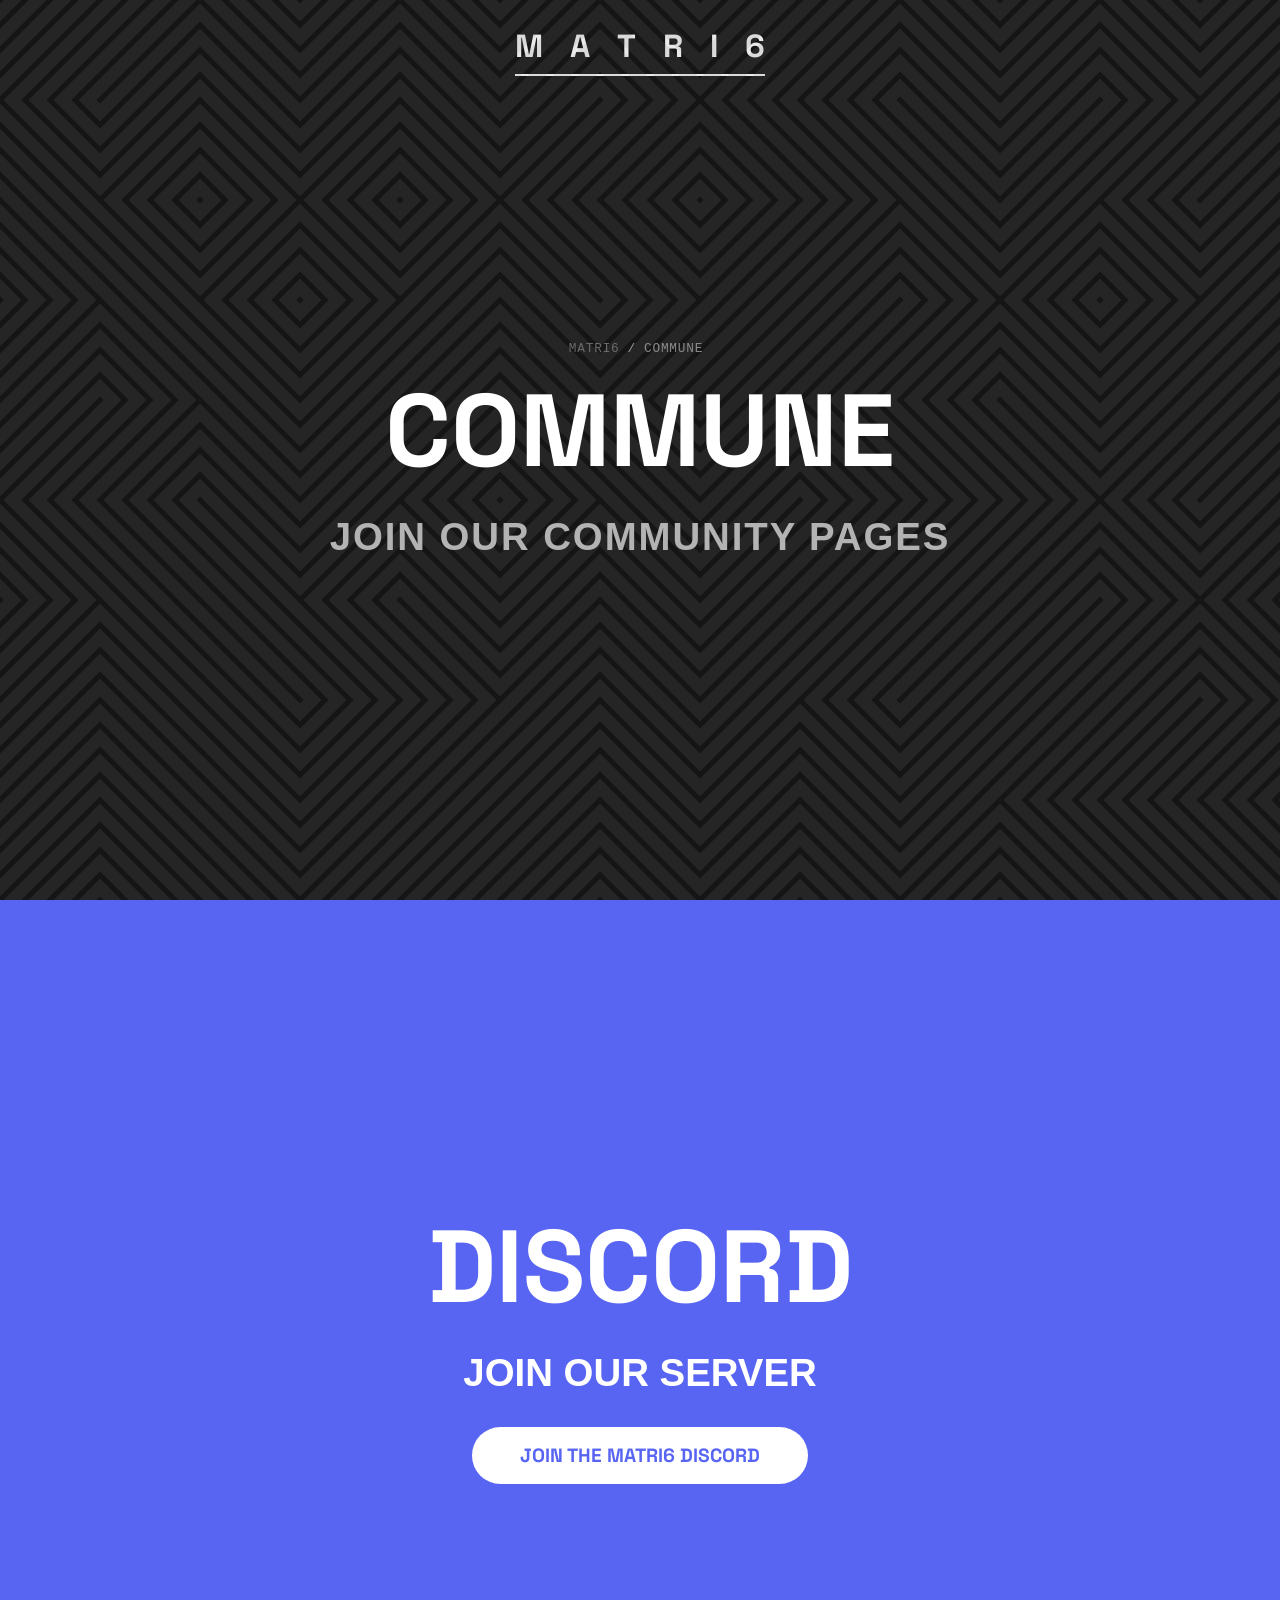
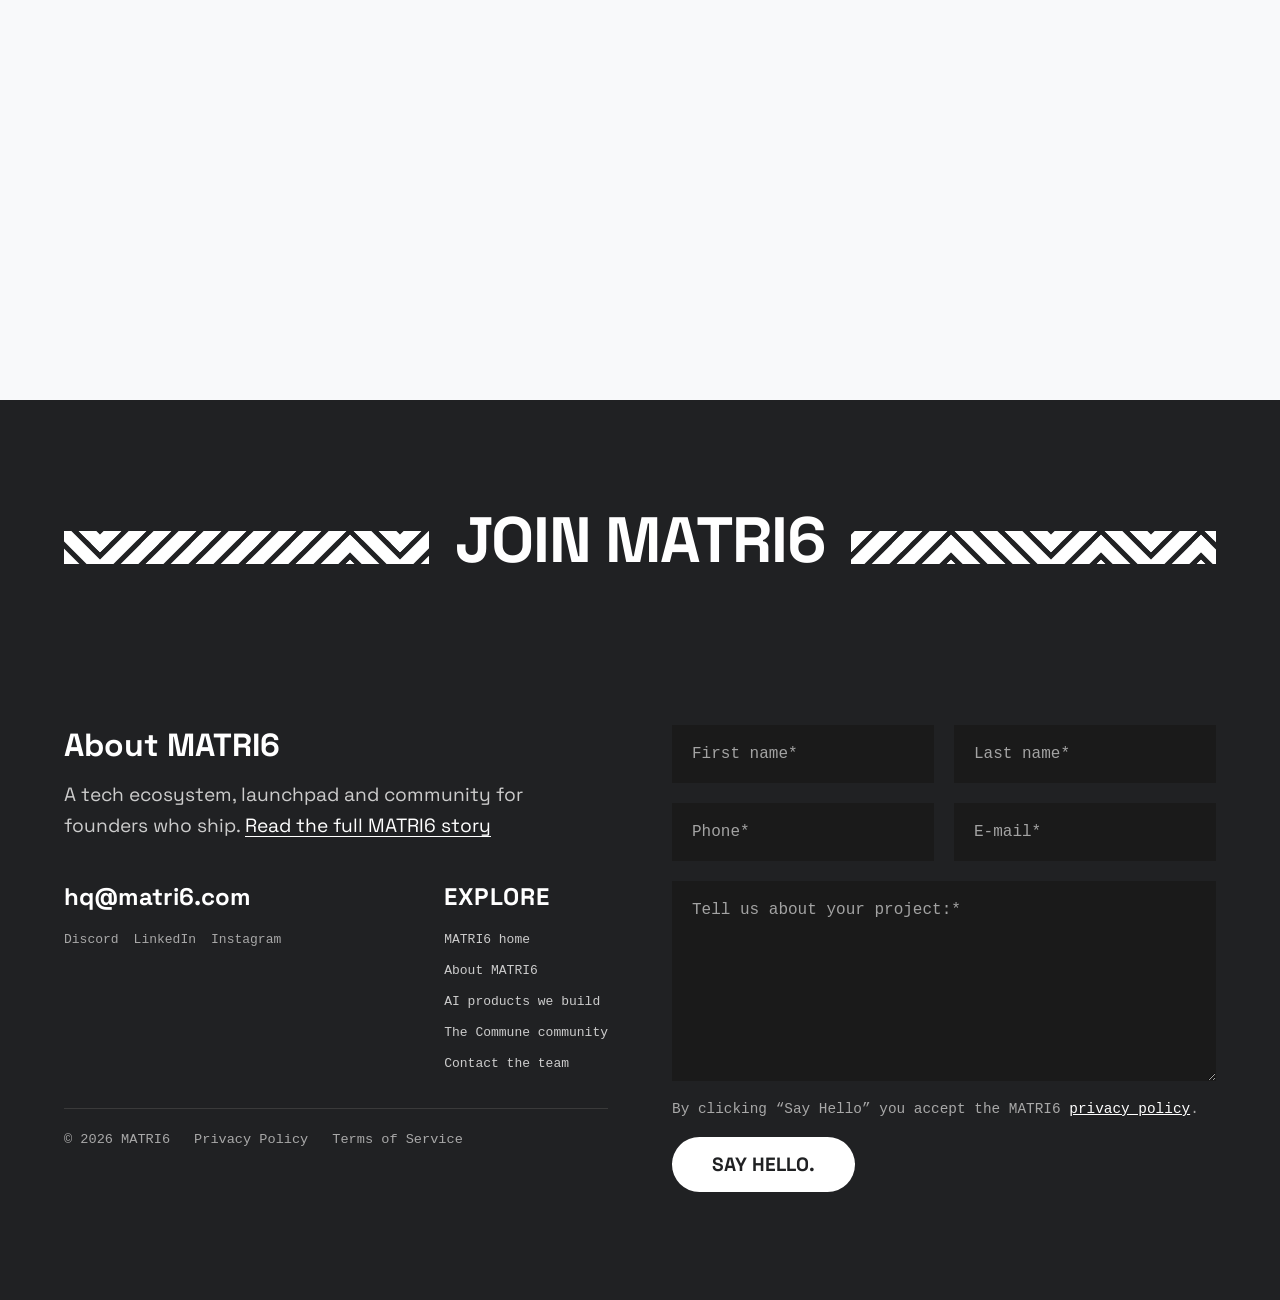
<file: eco/commune/index.html>
<!DOCTYPE html>
<html lang="en">

<head>
    <meta charset="UTF-8">
    <meta name="viewport" content="width=device-width, initial-scale=1.0">

    <title>The MATRI6 Commune | Community for Founders &amp; Builders</title>
    <meta name="description" content="The Commune is the MATRI6 network of founders, builders and operators. Join the conversation on Discord, LinkedIn and Instagram.">
    <link rel="canonical" href="https://matri6.com/eco/commune/">
    <meta name="robots" content="index, follow, max-image-preview:large, max-snippet:-1">
    <meta name="theme-color" content="#202123">
    <meta name="color-scheme" content="light dark">

    <!-- Link preview (Open Graph / Twitter Card) -->
    <meta property="og:type" content="website">
    <meta property="og:site_name" content="MATRI6">
    <meta property="og:locale" content="en_US">
    <meta property="og:url" content="https://matri6.com/eco/commune/">
    <meta property="og:title" content="The MATRI6 Commune | Community for Founders &amp; Builders">
    <meta property="og:description" content="The Commune is the MATRI6 network of founders, builders and operators. Join the conversation on Discord, LinkedIn and Instagram.">
    <meta property="og:image" content="https://matri6.com/og-image.png">
    <meta property="og:image:type" content="image/png">
    <meta property="og:image:width" content="1200">
    <meta property="og:image:height" content="630">
    <meta property="og:image:alt" content="MATRI6 - a tech ecosystem, launchpad and community for founders who ship.">
    <meta name="twitter:card" content="summary_large_image">
    <meta name="twitter:title" content="The MATRI6 Commune | Community for Founders &amp; Builders">
    <meta name="twitter:description" content="The Commune is the MATRI6 network of founders, builders and operators. Join the conversation on Discord, LinkedIn and Instagram.">
    <meta name="twitter:image" content="https://matri6.com/og-image.png">
    <meta name="twitter:image:alt" content="MATRI6 - a tech ecosystem, launchpad and community for founders who ship.">

    <!-- Favicon -->
    <link rel="icon" href="/favicon.ico?v=3" sizes="any">
    <link rel="icon" type="image/png" sizes="32x32" href="/favicon-32.png?v=3">
    <link rel="icon" type="image/png" sizes="16x16" href="/favicon-16.png?v=3">
    <link rel="apple-touch-icon" sizes="180x180" href="/apple-touch-icon.png?v=3">

    <!-- Fonts. Montserrat was requested here but is not referenced by any rule. -->
    <link rel="preconnect" href="https://fonts.googleapis.com">
    <link rel="preconnect" href="https://fonts.gstatic.com" crossorigin>
    <link rel="preload" as="style" href="https://fonts.googleapis.com/css2?family=Space+Grotesk:wght@700&family=Syncopate:wght@700&display=swap">
    <link rel="stylesheet" href="https://fonts.googleapis.com/css2?family=Space+Grotesk:wght@700&family=Syncopate:wght@700&display=swap">

    <link rel="stylesheet" href="/style.css">

    <script type="application/ld+json">
    {
        "@context": "https://schema.org",
        "@graph": [
            {
                "@type": "WebPage",
                "@id": "https://matri6.com/eco/commune/#webpage",
                "url": "https://matri6.com/eco/commune/",
                "name": "The MATRI6 Commune | Community for Founders &amp; Builders",
                "description": "The Commune is the MATRI6 network of founders, builders and operators. Join the conversation on Discord, LinkedIn and Instagram.",
                "isPartOf": {
                    "@id": "https://matri6.com/#website"
                },
                "publisher": {
                    "@id": "https://matri6.com/#organization"
                },
                "inLanguage": "en",
                "breadcrumb": {
                    "@id": "https://matri6.com/eco/commune/#breadcrumb"
                }
            },
            {
                "@type": "BreadcrumbList",
                "@id": "https://matri6.com/eco/commune/#breadcrumb",
                "itemListElement": [
                    {
                        "@type": "ListItem",
                        "position": 1,
                        "name": "MATRI6",
                        "item": "https://matri6.com/"
                    },
                    {
                        "@type": "ListItem",
                        "position": 2,
                        "name": "Commune",
                        "item": "https://matri6.com/eco/commune/"
                    }
                ]
            }
        ]
    }
    </script>
</head>

<body>
    <a class="skip-link" href="#main">Skip to content</a>
    <div id="cursor-image" aria-hidden="true"></div>
    <p class="static-header">
        <a class="brand-link" href="/" aria-label="MATRI6 home">
            <span aria-hidden="true">M</span><span aria-hidden="true">A</span><span aria-hidden="true">T</span><span
                aria-hidden="true">R</span><span aria-hidden="true">I</span><span aria-hidden="true">6</span>
            <span class="sr-only">MATRI6</span>
        </a>
    </p>
    <main class="scroll-container" id="main">
        <!-- Section 1: Page Intro -->
        <section class="landing-page" style="background-color: #151515;">
            <div class="content-wrapper" style="justify-content: center;">
                <div class="art-container"
                    style="position: absolute; top: 0; left: 0; width: 100%; height: 100%; z-index: 1;">
                    <canvas id="aipGeoCanvas" aria-hidden="true"></canvas>
                </div>

                <div style="position: relative; z-index: 10; text-align: center; color: white;">
                    <nav class="breadcrumb" aria-label="Breadcrumb" style="color:#8a8a8a;">
                        <ol style="justify-content:center;">
                            <li><a href="/">MATRI6</a></li>
                            <li aria-current="page">Commune</li>
                        </ol>
                    </nav>
                    <h1
                        style="font-family: 'Space Grotesk', sans-serif; font-size: clamp(2.5rem, 8vw, 8rem); font-weight: 900; margin: 0; text-transform: uppercase; word-wrap: break-word; overflow-wrap: break-word; line-height: 1;">
                        Commune
                    </h1>
                    <p
                        style="font-family: 'Futura', 'Jost', 'Century Gothic', 'URW Gothic', 'Avenir Next', sans-serif; font-size: clamp(1rem, 3vw, 2.5rem); color: #b3b3b3; margin-top: 2rem; text-transform: uppercase; font-weight: bold; letter-spacing: 0.05em; word-wrap: break-word; overflow-wrap: break-word;">
                        Join Our Community Pages
                    </p>
                </div>
            </div>
        </section>

        <!-- Horizontal Scroll Sticky Wrapper -->
        <div class="sticky-wrapper" style="height: 300vh;">
            <div class="overflow-hider">
                <div class="horizontal-scroll-track" style="width: 300vw;">
                    <!-- Section 2: Discord -->
                    <section class="product-section" style="background-color: #5865F2; color: #ffffff;">
                        <div style="text-align: center; z-index: 10; padding: 2rem;">
                            <h2
                                style="font-family: 'Space Grotesk', sans-serif; font-size: clamp(2.5rem, 8vw, 10rem); font-weight: 900; text-transform: uppercase; margin: 0; line-height: 1; word-wrap: break-word; overflow-wrap: break-word;">
                                Discord
                            </h2>
                            <p
                                style="font-family: 'Futura', sans-serif; font-size: clamp(1rem, 3vw, 2.5rem); font-weight: bold; margin-top: 2rem; text-transform: uppercase;">
                                Join our server
                            </p>
                            <a class="commune-cta" href="https://discord.gg/sTztxzJSG9" rel="noopener"
                                style="display: inline-block; margin-top: 2rem; padding: 1rem 3rem; background-color: #ffffff; color: #5865F2; text-decoration: none; font-family: 'Space Grotesk', sans-serif; font-weight: bold; font-size: 1.2rem; border-radius: 50px; text-transform: uppercase; transition: transform 0.3s ease;">Join the MATRI6 Discord</a>
                        </div>
                    </section>

                    <!-- Section 3: LinkedIn -->
                    <section class="product-section" style="background-color: #0077b5; color: #ffffff;">
                        <div style="text-align: center; z-index: 10; padding: 2rem;">
                            <h2
                                style="font-family: 'Space Grotesk', sans-serif; font-size: clamp(2.5rem, 8vw, 10rem); font-weight: 900; text-transform: uppercase; margin: 0; line-height: 1; word-wrap: break-word; overflow-wrap: break-word;">
                                LinkedIn
                            </h2>
                            <p
                                style="font-family: 'Futura', sans-serif; font-size: clamp(1rem, 3vw, 2.5rem); font-weight: bold; margin-top: 2rem; text-transform: uppercase;">
                                Connect Professionally
                            </p>
                            <a class="commune-cta" href="https://www.linkedin.com/company/matri6/" rel="noopener"
                                style="display: inline-block; margin-top: 2rem; padding: 1rem 3rem; background-color: #ffffff; color: #0077b5; text-decoration: none; font-family: 'Space Grotesk', sans-serif; font-weight: bold; font-size: 1.2rem; border-radius: 50px; text-transform: uppercase; transition: transform 0.3s ease;">Follow MATRI6 on LinkedIn</a>
                        </div>
                    </section>

                    <!-- Section 4: Instagram -->
                    <section class="product-section" style="background-color: #E1306C; color: #ffffff;">
                        <div style="text-align: center; z-index: 10; padding: 2rem;">
                            <h2
                                style="font-family: 'Space Grotesk', sans-serif; font-size: clamp(2.5rem, 8vw, 10rem); font-weight: 900; text-transform: uppercase; margin: 0; line-height: 1; word-wrap: break-word; overflow-wrap: break-word;">
                                Instagram
                            </h2>
                            <p
                                style="font-family: 'Futura', sans-serif; font-size: clamp(1rem, 3vw, 2.5rem); font-weight: bold; margin-top: 2rem; text-transform: uppercase;">
                                Follow our journey
                            </p>
                            <a class="commune-cta" href="https://www.instagram.com/matri6.hq/" rel="noopener"
                                style="display: inline-block; margin-top: 2rem; padding: 1rem 3rem; background-color: #ffffff; color: #E1306C; text-decoration: none; font-family: 'Space Grotesk', sans-serif; font-weight: bold; font-size: 1.2rem; border-radius: 50px; text-transform: uppercase; transition: transform 0.3s ease;">Follow MATRI6 on Instagram</a>
                        </div>
                    </section>
                </div>
            </div>
        </div>

        <!-- Section 5: Join MATRI6 -->
        <section class="contact-section">
            <div class="contact-container">
                <div class="ecosystem-title-wrapper contact-title-wrapper">
                    <div class="eco-art-container">
                        <canvas id="contactGeoCanvasLeft" aria-hidden="true"></canvas>
                    </div>
                    <h2 class="ecosystem-title" style="color: #ffffff;">JOIN MATRI6</h2>
                    <div class="eco-art-container">
                        <canvas id="contactGeoCanvasRight" aria-hidden="true"></canvas>
                    </div>
                </div>
                <div class="contact-content">

                    <!-- Form: first in source so it leads on mobile -->
                    <div class="contact-right">
                        <form class="contact-form" action="https://formspree.io/f/xqpzqabe" method="POST">
                            <div class="form-grid">
                                <div>
                                    <label class="sr-only" for="first-name">First name</label>
                                    <input type="text" id="first-name" name="first_name" placeholder="First name*"
                                        autocomplete="given-name" required>
                                </div>
                                <div>
                                    <label class="sr-only" for="last-name">Last name</label>
                                    <input type="text" id="last-name" name="last_name" placeholder="Last name*"
                                        autocomplete="family-name" required>
                                </div>
                                <div>
                                    <label class="sr-only" for="phone">Phone number</label>
                                    <input type="tel" id="phone" name="phone" placeholder="Phone*"
                                        autocomplete="tel" required>
                                </div>
                                <div>
                                    <label class="sr-only" for="email">Email address</label>
                                    <input type="email" id="email" name="email" placeholder="E-mail*"
                                        autocomplete="email" required>
                                </div>
                            </div>
                            <label class="sr-only" for="project-details">Tell us about your project</label>
                            <textarea id="project-details" name="project_details"
                                placeholder="Tell us about your project:*" required></textarea>
                            <p class="privacy-text">By clicking &ldquo;Say Hello&rdquo; you accept the MATRI6 <a
                                    href="/privacy/">privacy policy</a>.</p>
                            <button type="submit" class="submit-btn">SAY HELLO.</button>
                        </form>
                    </div>

                    <!-- Info (rendered left on desktop via row-reverse) -->
                    <div class="contact-left">
                        <div class="about-us">
                            <h3>About MATRI6</h3>
                            <p>A tech ecosystem, launchpad and community for founders who ship.
                                <a class="about-more" href="/about/">Read the full MATRI6 story</a></p>
                        </div>
                        <div class="contact-footer">
                            <div class="contact-info">
                                <a href="mailto:hq@matri6.com" class="contact-email">hq@matri6.com</a>
                                <div class="social-links">
                                    <a href="https://discord.gg/sTztxzJSG9" target="_blank" rel="noopener noreferrer">Discord</a>
                                    <a href="https://www.linkedin.com/company/matri6/" target="_blank" rel="noopener noreferrer">LinkedIn</a>
                                    <a href="https://www.instagram.com/matri6.hq/" target="_blank" rel="noopener noreferrer">Instagram</a>
                                </div>
                            </div>
                            <div class="quick-links">
                                <h3>Explore</h3>
                                <nav aria-label="Footer">
                                    <ul>
                                        <li><a href="/">MATRI6 home</a></li>
                                        <li><a href="/about/">About MATRI6</a></li>
                                        <li><a href="/eco/ai-products/">AI products we build</a></li>
                                        <li><a href="/eco/commune/">The Commune community</a></li>
                                        <li><a href="/#join">Contact the team</a></li>
                                    </ul>
                                </nav>
                            </div>
                        </div>
                        <p class="legal-links">
                            <span>&copy; 2026 MATRI6</span>
                            <a href="/privacy/">Privacy Policy</a>
                            <a href="/terms/">Terms of Service</a>
                        </p>
                    </div>
                </div>
            </div>
        </section>
    </main>

    <script src="/main.js"></script>
</body>

</html>
</file>
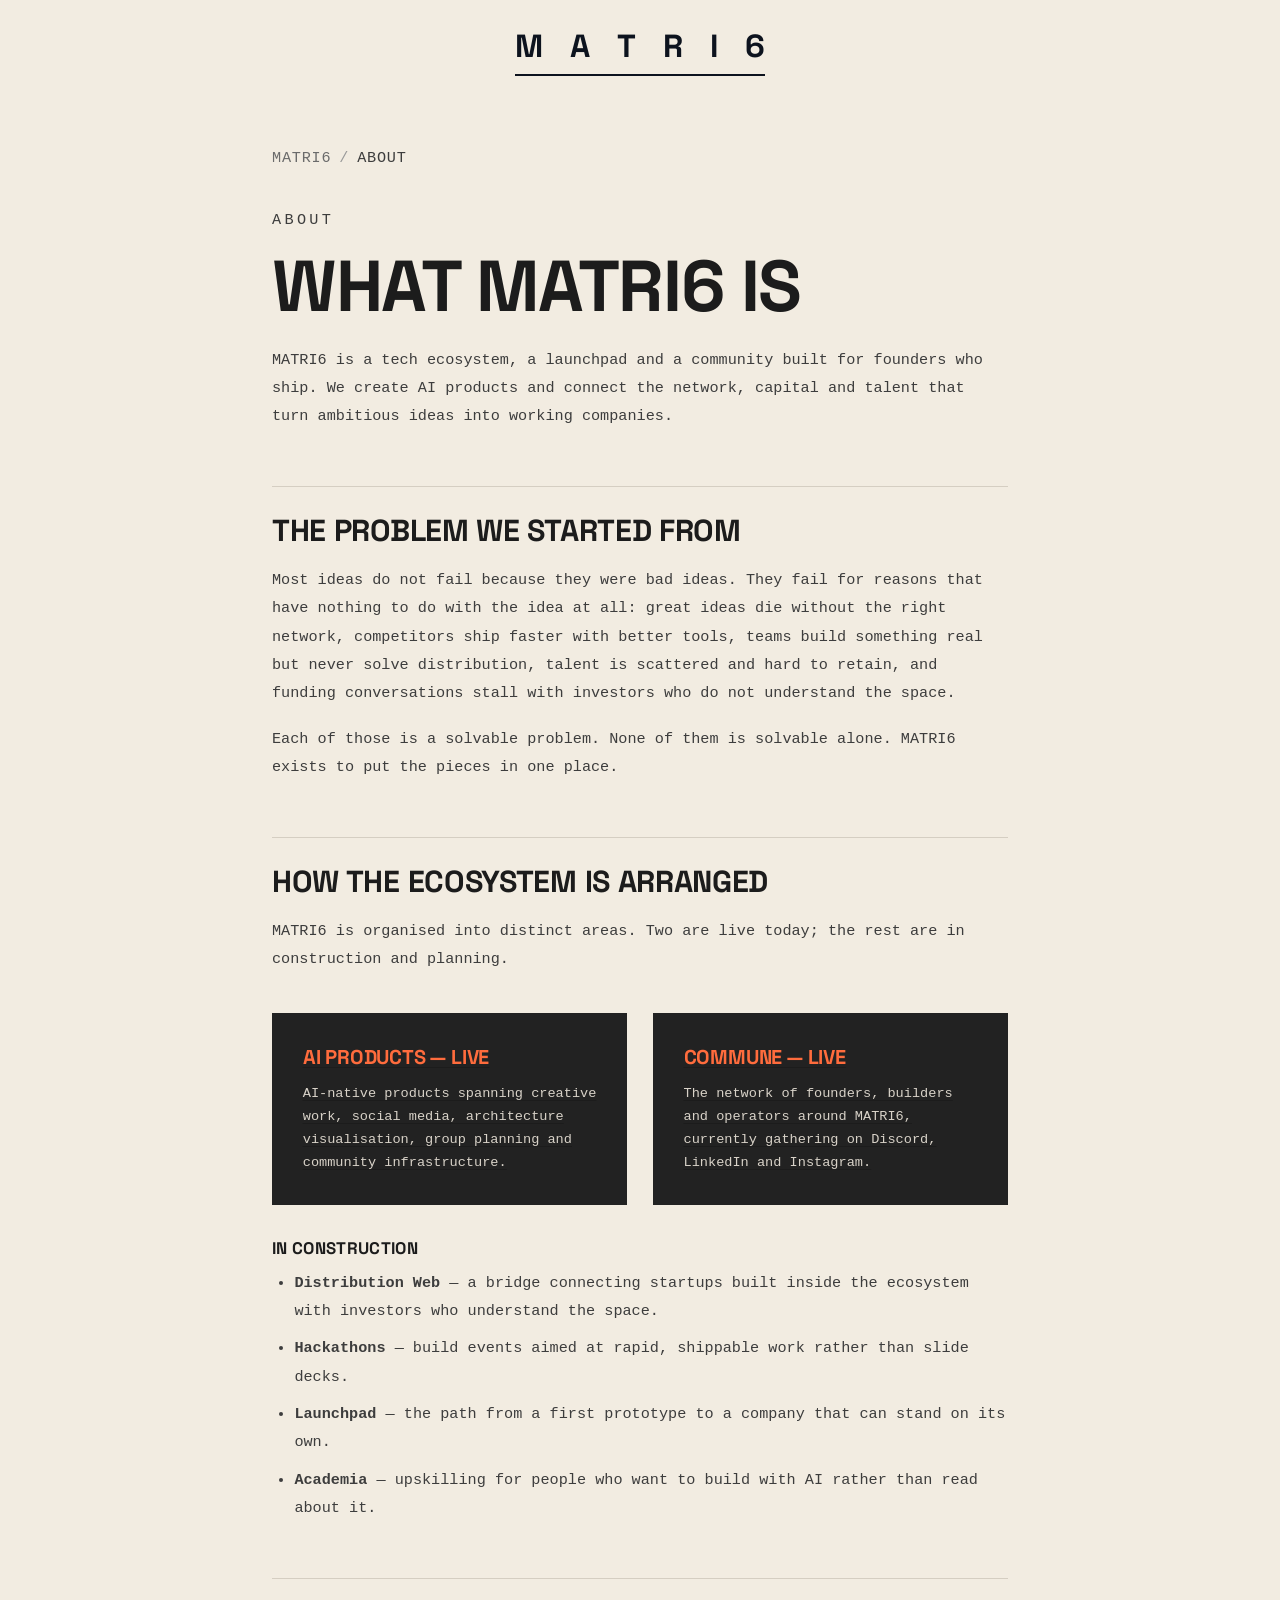
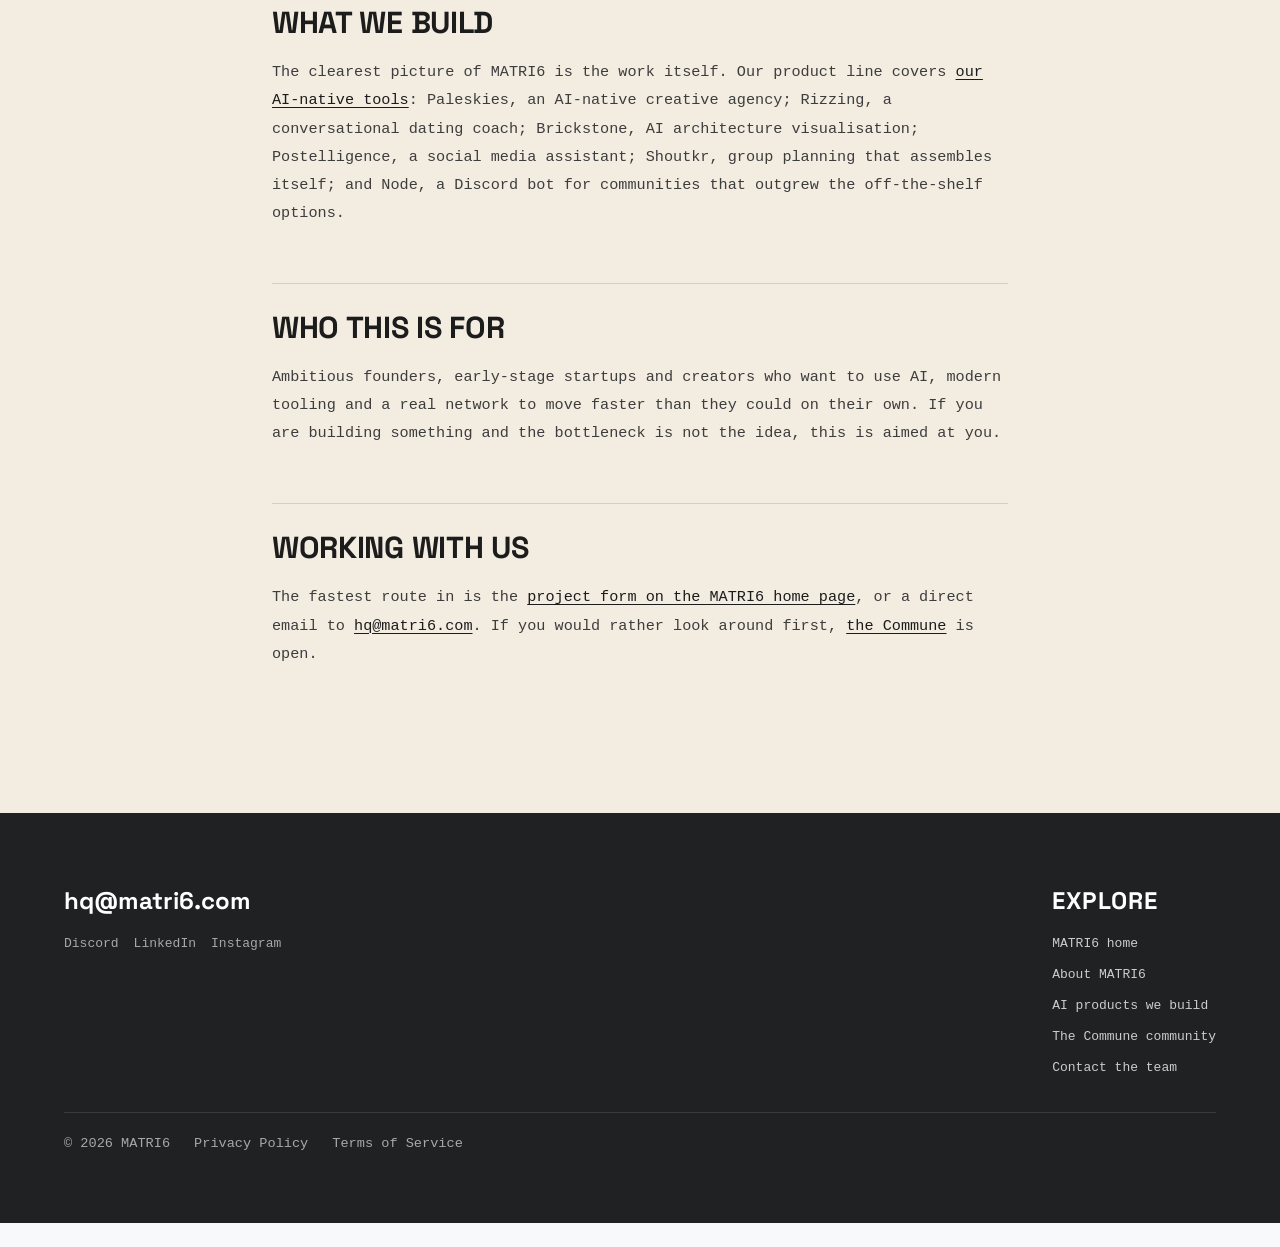
<file: about.html>
<!DOCTYPE html>
<html lang="en">

<head>
    <meta charset="UTF-8">
    <meta name="viewport" content="width=device-width, initial-scale=1.0">

    <title>About MATRI6 | The Ecosystem, Its Products and Who It Serves</title>
    <meta name="description" content="MATRI6 is a tech ecosystem, launchpad and community for founders who ship. How the ecosystem is arranged, what we build, and who it is for.">
    <link rel="canonical" href="https://matri6.com/about">
    <meta name="robots" content="index, follow, max-image-preview:large, max-snippet:-1">
    <meta name="theme-color" content="#202123">
    <meta name="color-scheme" content="light dark">

    <meta property="og:type" content="website">
    <meta property="og:site_name" content="MATRI6">
    <meta property="og:locale" content="en_US">
    <meta property="og:url" content="https://matri6.com/about">
    <meta property="og:title" content="About MATRI6 | The Ecosystem, Its Products and Who It Serves">
    <meta property="og:description" content="MATRI6 is a tech ecosystem, launchpad and community for founders who ship. How the ecosystem is arranged, what we build, and who it is for.">
    <meta property="og:image" content="https://matri6.com/og-image.png">
    <meta property="og:image:type" content="image/png">
    <meta property="og:image:width" content="1200">
    <meta property="og:image:height" content="630">
    <meta property="og:image:alt" content="MATRI6 - a tech ecosystem, launchpad and community for founders who ship.">
    <meta name="twitter:card" content="summary_large_image">
    <meta name="twitter:title" content="About MATRI6 | The Ecosystem, Its Products and Who It Serves">
    <meta name="twitter:description" content="MATRI6 is a tech ecosystem, launchpad and community for founders who ship. How the ecosystem is arranged, what we build, and who it is for.">
    <meta name="twitter:image" content="https://matri6.com/og-image.png">

    <link rel="icon" href="/favicon.ico?v=3" sizes="any">
    <link rel="icon" type="image/png" sizes="32x32" href="/favicon-32.png?v=3">
    <link rel="icon" type="image/png" sizes="16x16" href="/favicon-16.png?v=3">
    <link rel="apple-touch-icon" sizes="180x180" href="/apple-touch-icon.png?v=3">

    <link rel="preconnect" href="https://fonts.googleapis.com">
    <link rel="preconnect" href="https://fonts.gstatic.com" crossorigin>
    <link rel="preload" as="style"
        href="https://fonts.googleapis.com/css2?family=Space+Grotesk:wght@700&family=Syncopate:wght@700&display=swap">
    <link rel="stylesheet"
        href="https://fonts.googleapis.com/css2?family=Space+Grotesk:wght@700&family=Syncopate:wght@700&display=swap">

    <link rel="stylesheet" href="/style.css">

    <script type="application/ld+json">
    {
        "@context": "https://schema.org",
        "@graph": [
            {
                "@type": "AboutPage",
                "@id": "https://matri6.com/about#webpage",
                "url": "https://matri6.com/about",
                "name": "About MATRI6 | The Ecosystem, Its Products and Who It Serves",
                "description": "MATRI6 is a tech ecosystem, launchpad and community for founders who ship.",
                "isPartOf": {
                    "@id": "https://matri6.com/#website"
                },
                "about": {
                    "@id": "https://matri6.com/#organization"
                },
                "publisher": {
                    "@id": "https://matri6.com/#organization"
                },
                "inLanguage": "en",
                "breadcrumb": {
                    "@id": "https://matri6.com/about#breadcrumb"
                }
            },
            {
                "@type": "BreadcrumbList",
                "@id": "https://matri6.com/about#breadcrumb",
                "itemListElement": [
                    {
                        "@type": "ListItem",
                        "position": 1,
                        "name": "MATRI6",
                        "item": "https://matri6.com/"
                    },
                    {
                        "@type": "ListItem",
                        "position": 2,
                        "name": "About",
                        "item": "https://matri6.com/about"
                    }
                ]
            }
        ]
    }
    </script>
</head>

<body>
    <a class="skip-link" href="#main">Skip to content</a>
    <p class="static-header">
        <a class="brand-link" href="/" aria-label="MATRI6 home">
            <span aria-hidden="true">M</span><span aria-hidden="true">A</span><span aria-hidden="true">T</span><span
                aria-hidden="true">R</span><span aria-hidden="true">I</span><span aria-hidden="true">6</span>
            <span class="sr-only">MATRI6</span>
        </a>
    </p>

    <main id="main">
        <section class="doc-section">
            <div class="doc-inner">
            <nav class="breadcrumb" aria-label="Breadcrumb">
                <ol>
                    <li><a href="/">MATRI6</a></li>
                    <li aria-current="page">About</li>
                </ol>
            </nav>
                <p class="doc-eyebrow">About</p>
                <h1>What MATRI6 Is</h1>
                <p class="doc-lead">MATRI6 is a tech ecosystem, a launchpad and a community built for founders
                    who ship. We create AI products and connect the network, capital and talent that turn
                    ambitious ideas into working companies.</p>

                <h2>The problem we started from</h2>
                <p>Most ideas do not fail because they were bad ideas. They fail for reasons that have nothing
                    to do with the idea at all: great ideas die without the right network, competitors ship
                    faster with better tools, teams build something real but never solve distribution, talent
                    is scattered and hard to retain, and funding conversations stall with investors who do not
                    understand the space.</p>
                <p>Each of those is a solvable problem. None of them is solvable alone. MATRI6 exists to put
                    the pieces in one place.</p>

                <h2>How the ecosystem is arranged</h2>
                <p>MATRI6 is organised into distinct areas. Two are live today; the rest are in
                    construction and planning.</p>

                <div class="doc-cards">
                    <a class="doc-card" href="/eco/ai-products">
                        <h3>AI Products &mdash; live</h3>
                        <p>AI-native products spanning creative work, social media, architecture
                            visualisation, group planning and community infrastructure.</p>
                    </a>
                    <a class="doc-card" href="/eco/commune">
                        <h3>Commune &mdash; live</h3>
                        <p>The network of founders, builders and operators around MATRI6, currently gathering
                            on Discord, LinkedIn and Instagram.</p>
                    </a>
                </div>

                <h3>In construction</h3>
                <ul>
                    <li><strong>Distribution Web</strong> &mdash; a bridge connecting startups built inside the
                        ecosystem with investors who understand the space.</li>
                    <li><strong>Hackathons</strong> &mdash; build events aimed at rapid, shippable work rather
                        than slide decks.</li>
                    <li><strong>Launchpad</strong> &mdash; the path from a first prototype to a company that
                        can stand on its own.</li>
                    <li><strong>Academia</strong> &mdash; upskilling for people who want to build with AI
                        rather than read about it.</li>
                </ul>

                <h2>What we build</h2>
                <p>The clearest picture of MATRI6 is the work itself. Our product line covers
                    <a href="/eco/ai-products">our AI-native tools</a>: Paleskies, an AI-native creative
                    agency; Rizzing, a conversational dating coach; Brickstone, AI architecture visualisation;
                    Postelligence, a social media assistant; Shoutkr, group planning that assembles itself; and
                    Node, a Discord bot for communities that outgrew the off-the-shelf options.</p>

                <h2>Who this is for</h2>
                <p>Ambitious founders, early-stage startups and creators who want to use AI, modern tooling and
                    a real network to move faster than they could on their own. If you are building something
                    and the bottleneck is not the idea, this is aimed at you.</p>

                <h2>Working with us</h2>
                <p>The fastest route in is the <a href="/#join">project form on the MATRI6 home
                        page</a>, or a direct email to <a href="mailto:hq@matri6.com">hq@matri6.com</a>. If you
                    would rather look around first, <a href="/eco/commune">the Commune</a> is open.</p>            </div>
        </section>
    </main>

    <footer class="contact-section" style="height:auto;min-height:0;padding:8vh 0;">
        <div class="contact-container">
            <div class="contact-content">
                <div class="contact-left" style="flex:1;">
                    <div class="contact-footer">
                        <div class="contact-info">
                            <a href="mailto:hq@matri6.com" class="contact-email">hq@matri6.com</a>
                            <div class="social-links">
                                <a href="https://discord.gg/sTztxzJSG9" target="_blank" rel="noopener noreferrer">Discord</a>
                                <a href="https://www.linkedin.com/company/matri6/" target="_blank" rel="noopener noreferrer">LinkedIn</a>
                                <a href="https://www.instagram.com/matri6.hq/" target="_blank" rel="noopener noreferrer">Instagram</a>
                            </div>
                        </div>
                        <div class="quick-links">
                            <h3>Explore</h3>
                            <nav aria-label="Footer">
                                <ul>
                                    <li><a href="/">MATRI6 home</a></li>
                                    <li><a href="/about">About MATRI6</a></li>
                                    <li><a href="/eco/ai-products">AI products we build</a></li>
                                    <li><a href="/eco/commune">The Commune community</a></li>
                                    <li><a href="/#join">Contact the team</a></li>
                                </ul>
                            </nav>
                        </div>
                    </div>
                    <p class="legal-links">
                        <span>&copy; 2026 MATRI6</span>
                        <a href="/privacy">Privacy Policy</a>
                        <a href="/terms">Terms of Service</a>
                    </p>
                </div>
            </div>
        </div>
    </footer>

    <script src="/main.js"></script>
</body>

</html>
</file>
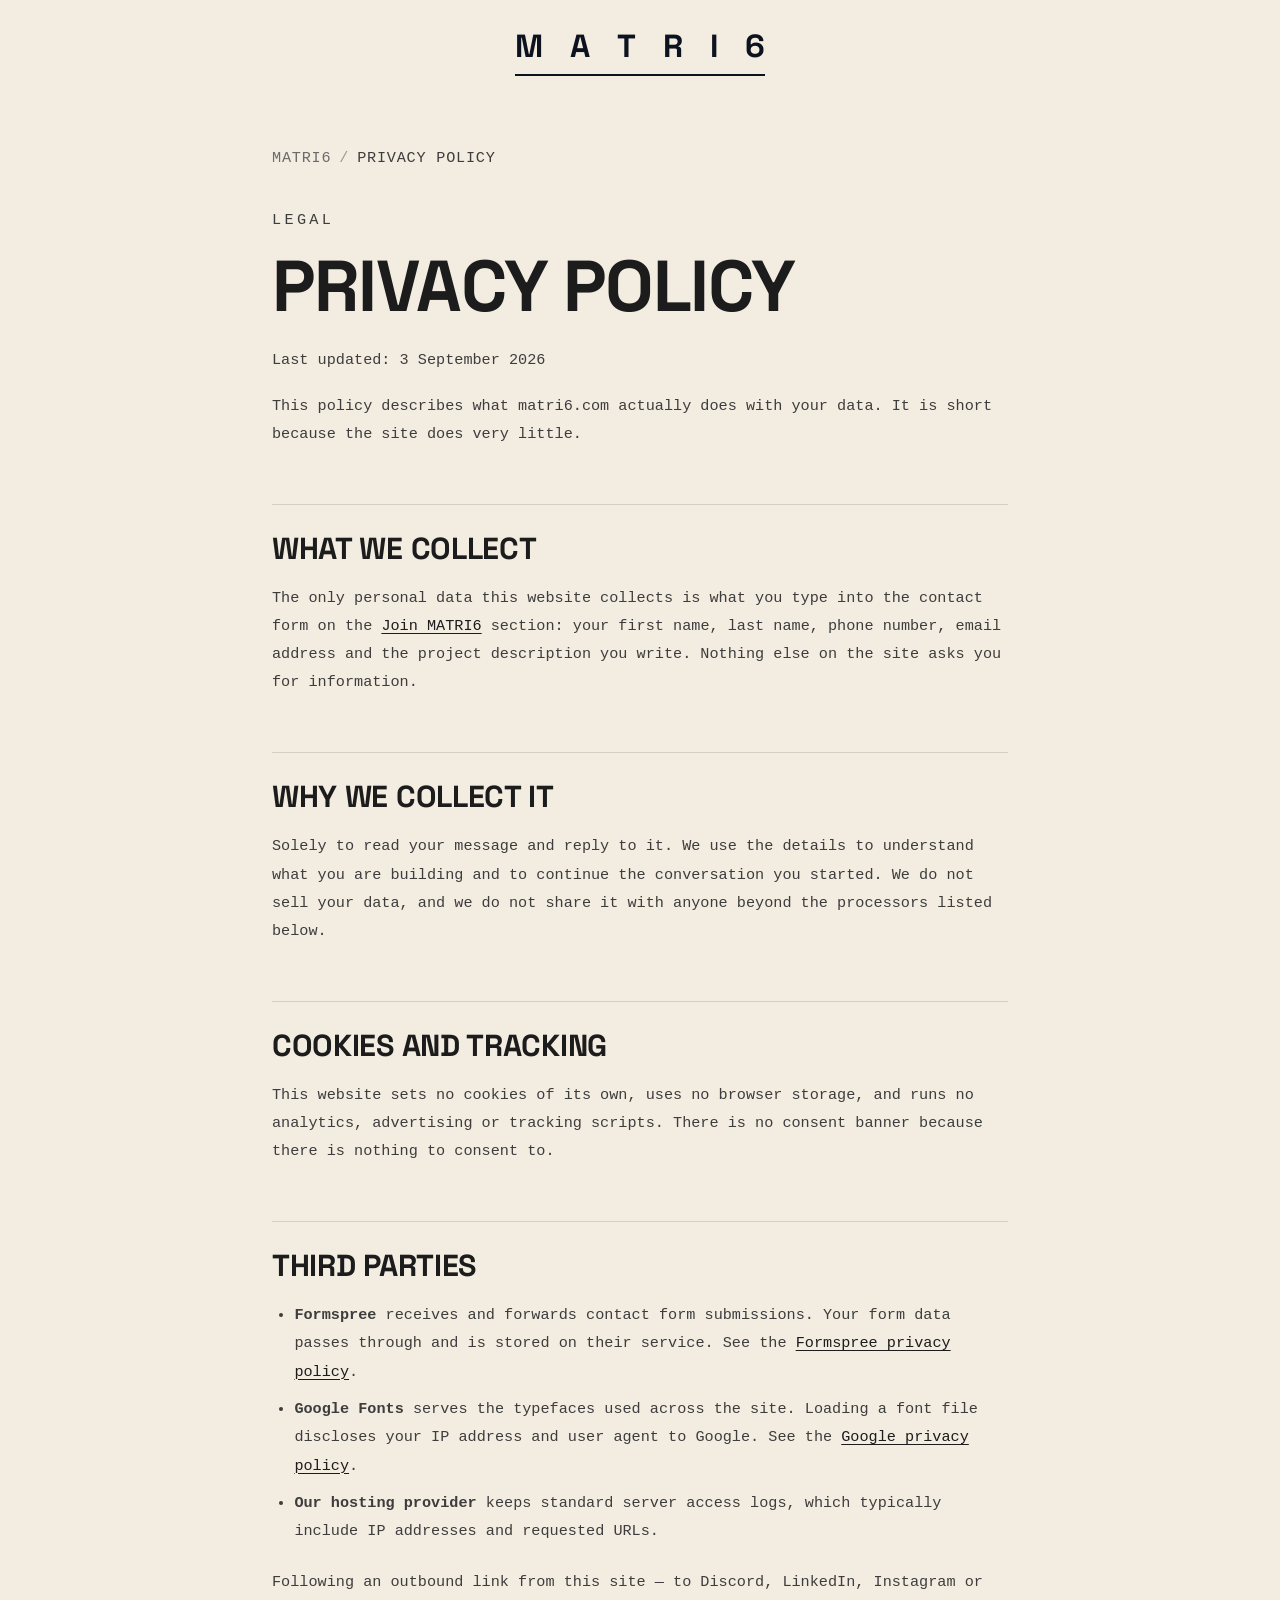
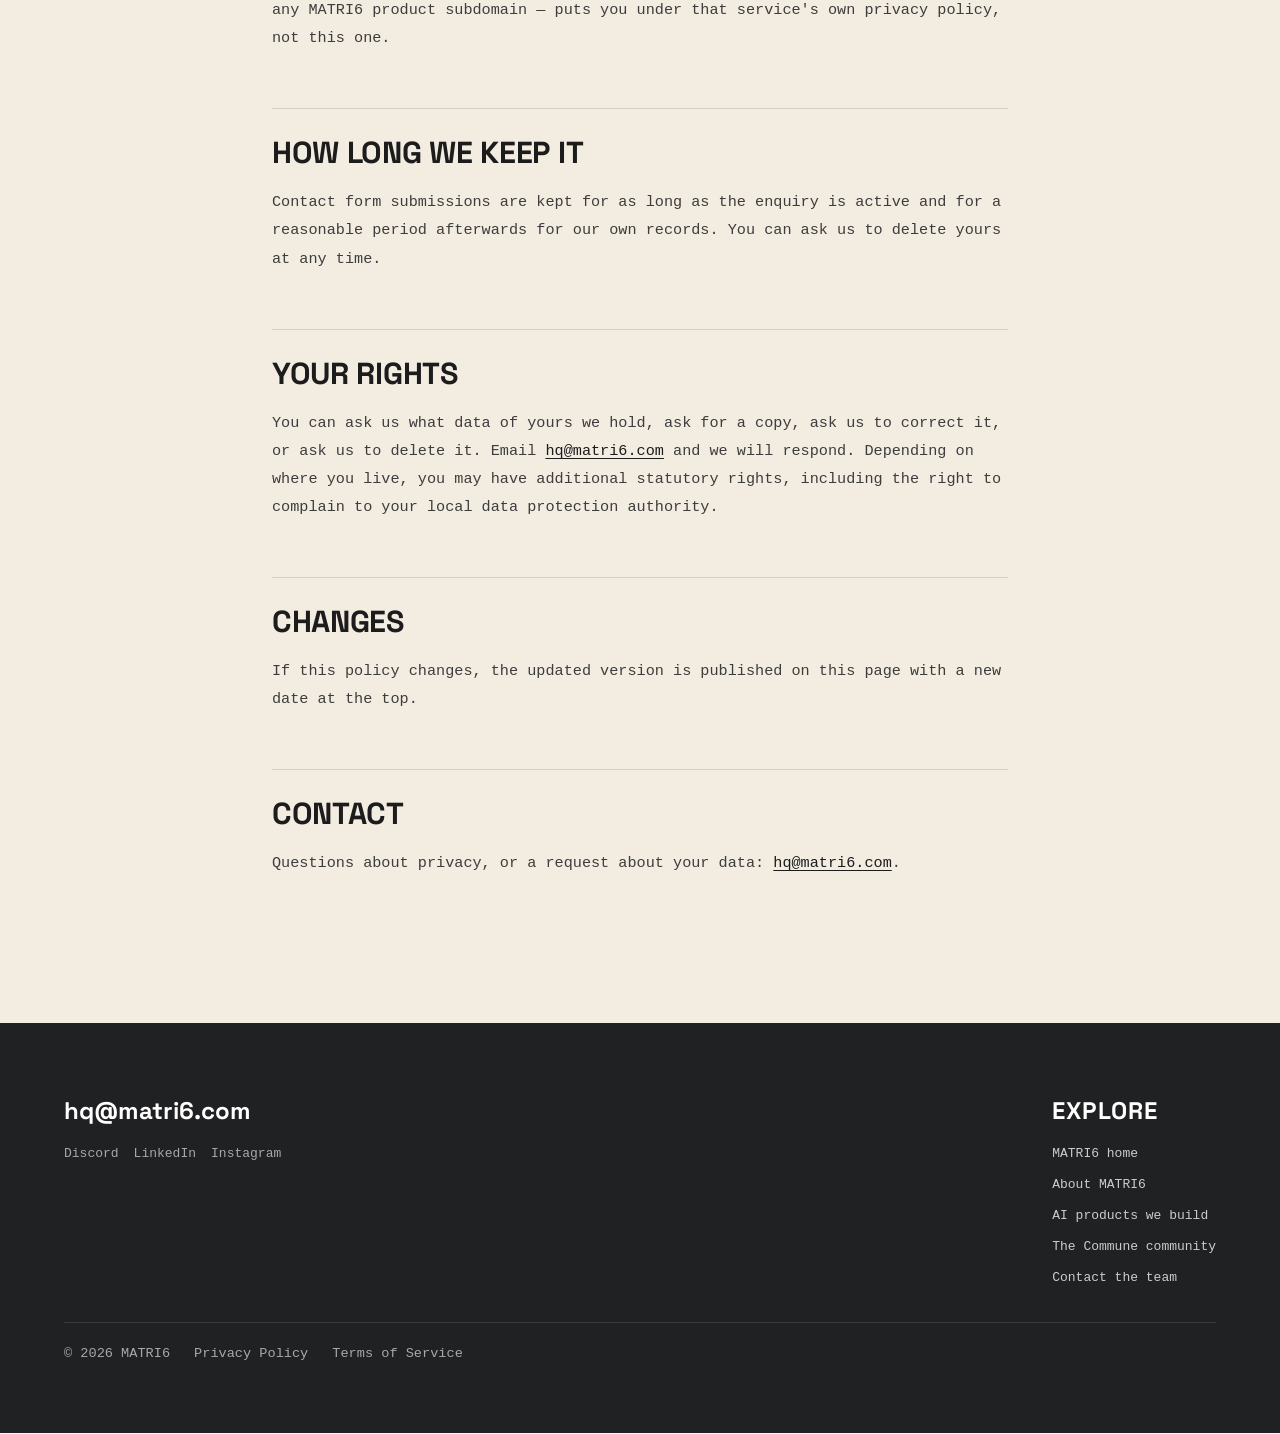
<file: privacy.html>
<!DOCTYPE html>
<html lang="en">

<head>
    <meta charset="UTF-8">
    <meta name="viewport" content="width=device-width, initial-scale=1.0">

    <title>Privacy Policy | MATRI6</title>
    <meta name="description" content="How MATRI6 handles personal data submitted through matri6.com. No cookies, no analytics, no tracking - only the contact form.">
    <link rel="canonical" href="https://matri6.com/privacy">
    <meta name="robots" content="index, follow, max-image-preview:large, max-snippet:-1">
    <meta name="theme-color" content="#202123">
    <meta name="color-scheme" content="light dark">

    <meta property="og:type" content="website">
    <meta property="og:site_name" content="MATRI6">
    <meta property="og:locale" content="en_US">
    <meta property="og:url" content="https://matri6.com/privacy">
    <meta property="og:title" content="Privacy Policy | MATRI6">
    <meta property="og:description" content="How MATRI6 handles personal data submitted through matri6.com. No cookies, no analytics, no tracking - only the contact form.">
    <meta property="og:image" content="https://matri6.com/og-image.png">
    <meta property="og:image:type" content="image/png">
    <meta property="og:image:width" content="1200">
    <meta property="og:image:height" content="630">
    <meta property="og:image:alt" content="MATRI6 - a tech ecosystem, launchpad and community for founders who ship.">
    <meta name="twitter:card" content="summary_large_image">
    <meta name="twitter:title" content="Privacy Policy | MATRI6">
    <meta name="twitter:description" content="How MATRI6 handles personal data submitted through matri6.com. No cookies, no analytics, no tracking - only the contact form.">
    <meta name="twitter:image" content="https://matri6.com/og-image.png">

    <link rel="icon" href="/favicon.ico?v=3" sizes="any">
    <link rel="icon" type="image/png" sizes="32x32" href="/favicon-32.png?v=3">
    <link rel="icon" type="image/png" sizes="16x16" href="/favicon-16.png?v=3">
    <link rel="apple-touch-icon" sizes="180x180" href="/apple-touch-icon.png?v=3">

    <link rel="preconnect" href="https://fonts.googleapis.com">
    <link rel="preconnect" href="https://fonts.gstatic.com" crossorigin>
    <link rel="preload" as="style"
        href="https://fonts.googleapis.com/css2?family=Space+Grotesk:wght@700&family=Syncopate:wght@700&display=swap">
    <link rel="stylesheet"
        href="https://fonts.googleapis.com/css2?family=Space+Grotesk:wght@700&family=Syncopate:wght@700&display=swap">

    <link rel="stylesheet" href="/style.css">

    <script type="application/ld+json">
    {
        "@context": "https://schema.org",
        "@graph": [
            {
                "@type": "WebPage",
                "@id": "https://matri6.com/privacy#webpage",
                "url": "https://matri6.com/privacy",
                "name": "Privacy Policy | MATRI6",
                "description": "How MATRI6 handles personal data submitted through matri6.com.",
                "isPartOf": {
                    "@id": "https://matri6.com/#website"
                },
                "publisher": {
                    "@id": "https://matri6.com/#organization"
                },
                "inLanguage": "en",
                "breadcrumb": {
                    "@id": "https://matri6.com/privacy#breadcrumb"
                }
            },
            {
                "@type": "BreadcrumbList",
                "@id": "https://matri6.com/privacy#breadcrumb",
                "itemListElement": [
                    {
                        "@type": "ListItem",
                        "position": 1,
                        "name": "MATRI6",
                        "item": "https://matri6.com/"
                    },
                    {
                        "@type": "ListItem",
                        "position": 2,
                        "name": "Privacy Policy",
                        "item": "https://matri6.com/privacy"
                    }
                ]
            }
        ]
    }
    </script>
</head>

<body>
    <a class="skip-link" href="#main">Skip to content</a>
    <p class="static-header">
        <a class="brand-link" href="/" aria-label="MATRI6 home">
            <span aria-hidden="true">M</span><span aria-hidden="true">A</span><span aria-hidden="true">T</span><span
                aria-hidden="true">R</span><span aria-hidden="true">I</span><span aria-hidden="true">6</span>
            <span class="sr-only">MATRI6</span>
        </a>
    </p>

    <main id="main">
        <section class="doc-section">
            <div class="doc-inner">
                <nav class="breadcrumb" aria-label="Breadcrumb">
                    <ol>
                        <li><a href="/">MATRI6</a></li>
                        <li aria-current="page">Privacy Policy</li>
                    </ol>
                </nav>
                <p class="doc-eyebrow">Legal</p>
                <h1>Privacy Policy</h1>
                <p class="doc-meta">Last updated: 3 September 2026</p>
                <p class="doc-lead">This policy describes what matri6.com actually does with your data. It is
                    short because the site does very little.</p>

                <h2>What we collect</h2>
                <p>The only personal data this website collects is what you type into the contact form on the
                    <a href="/#join">Join MATRI6</a> section: your first name, last name, phone
                    number, email address and the project description you write. Nothing else on the site
                    asks you for information.</p>

                <h2>Why we collect it</h2>
                <p>Solely to read your message and reply to it. We use the details to understand what you are
                    building and to continue the conversation you started. We do not sell your data, and we do
                    not share it with anyone beyond the processors listed below.</p>

                <h2>Cookies and tracking</h2>
                <p>This website sets no cookies of its own, uses no browser storage, and runs no analytics,
                    advertising or tracking scripts. There is no consent banner because there is nothing to
                    consent to.</p>

                <h2>Third parties</h2>
                <ul>
                    <li><strong>Formspree</strong> receives and forwards contact form submissions. Your form
                        data passes through and is stored on their service. See the
                        <a href="https://formspree.io/legal/privacy-policy/" rel="noopener">Formspree privacy
                            policy</a>.</li>
                    <li><strong>Google Fonts</strong> serves the typefaces used across the site. Loading a font
                        file discloses your IP address and user agent to Google. See the
                        <a href="https://policies.google.com/privacy" rel="noopener">Google privacy
                            policy</a>.</li>
                    <li><strong>Our hosting provider</strong> keeps standard server access logs, which
                        typically include IP addresses and requested URLs.</li>
                </ul>
                <p>Following an outbound link from this site &mdash; to Discord, LinkedIn, Instagram or any
                    MATRI6 product subdomain &mdash; puts you under that service's own privacy policy, not
                    this one.</p>

                <h2>How long we keep it</h2>
                <p>Contact form submissions are kept for as long as the enquiry is active and for a reasonable
                    period afterwards for our own records. You can ask us to delete yours at any time.</p>

                <h2>Your rights</h2>
                <p>You can ask us what data of yours we hold, ask for a copy, ask us to correct it, or ask us
                    to delete it. Email <a href="mailto:hq@matri6.com">hq@matri6.com</a> and we will respond.
                    Depending on where you live, you may have additional statutory rights, including the right
                    to complain to your local data protection authority.</p>

                <h2>Changes</h2>
                <p>If this policy changes, the updated version is published on this page with a new date at
                    the top.</p>

                <h2>Contact</h2>
                <p>Questions about privacy, or a request about your data:
                    <a href="mailto:hq@matri6.com">hq@matri6.com</a>.</p>
            </div>
        </section>
    </main>

    <footer class="contact-section" style="height:auto;min-height:0;padding:8vh 0;">
        <div class="contact-container">
            <div class="contact-content">
                <div class="contact-left" style="flex:1;">
                    <div class="contact-footer">
                        <div class="contact-info">
                            <a href="mailto:hq@matri6.com" class="contact-email">hq@matri6.com</a>
                            <div class="social-links">
                                <a href="https://discord.gg/sTztxzJSG9" target="_blank" rel="noopener noreferrer">Discord</a>
                                <a href="https://www.linkedin.com/company/matri6/" target="_blank" rel="noopener noreferrer">LinkedIn</a>
                                <a href="https://www.instagram.com/matri6.hq/" target="_blank" rel="noopener noreferrer">Instagram</a>
                            </div>
                        </div>
                        <div class="quick-links">
                            <h3>Explore</h3>
                            <nav aria-label="Footer">
                                <ul>
                                    <li><a href="/">MATRI6 home</a></li>
                                    <li><a href="/about">About MATRI6</a></li>
                                    <li><a href="/eco/ai-products">AI products we build</a></li>
                                    <li><a href="/eco/commune">The Commune community</a></li>
                                    <li><a href="/#join">Contact the team</a></li>
                                </ul>
                            </nav>
                        </div>
                    </div>
                    <p class="legal-links">
                        <span>&copy; 2026 MATRI6</span>
                        <a href="/privacy">Privacy Policy</a>
                        <a href="/terms">Terms of Service</a>
                    </p>
                </div>
            </div>
        </div>
    </footer>

    <script src="/main.js"></script>
</body>

</html>
</file>
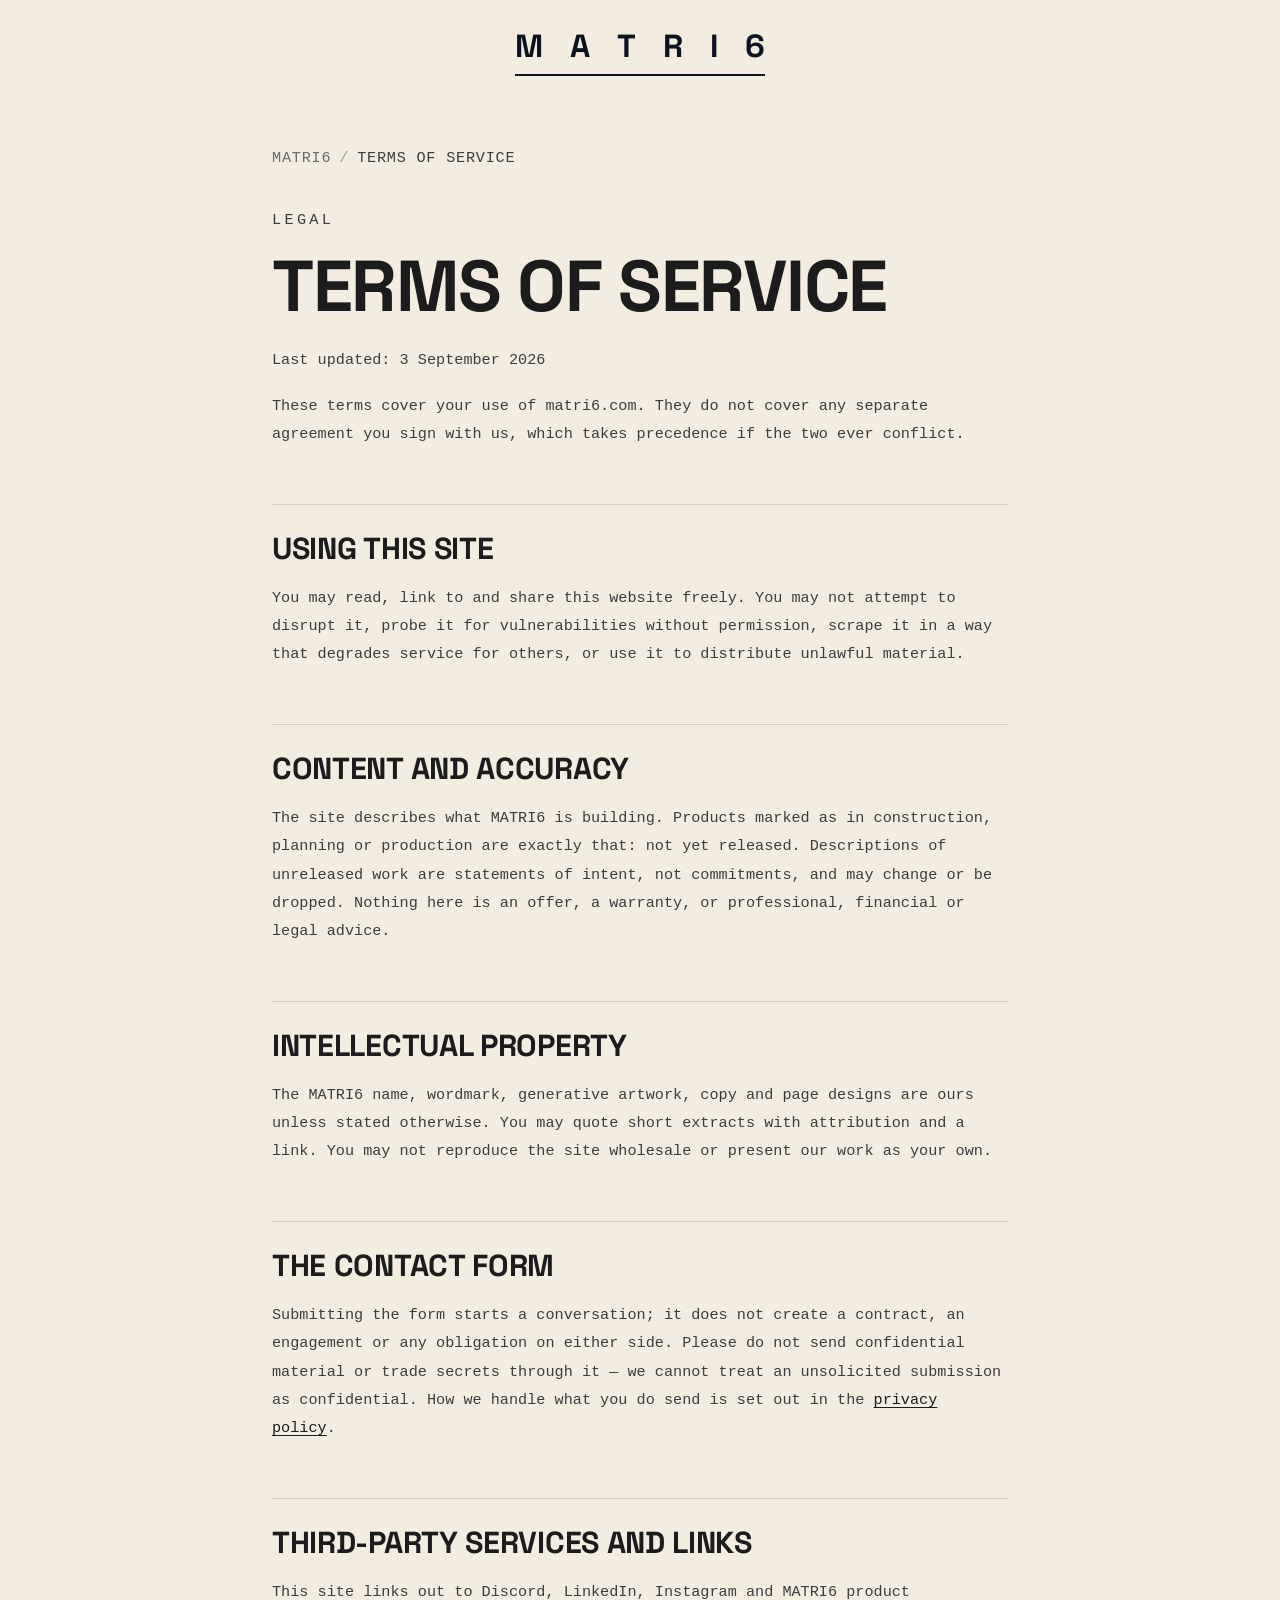
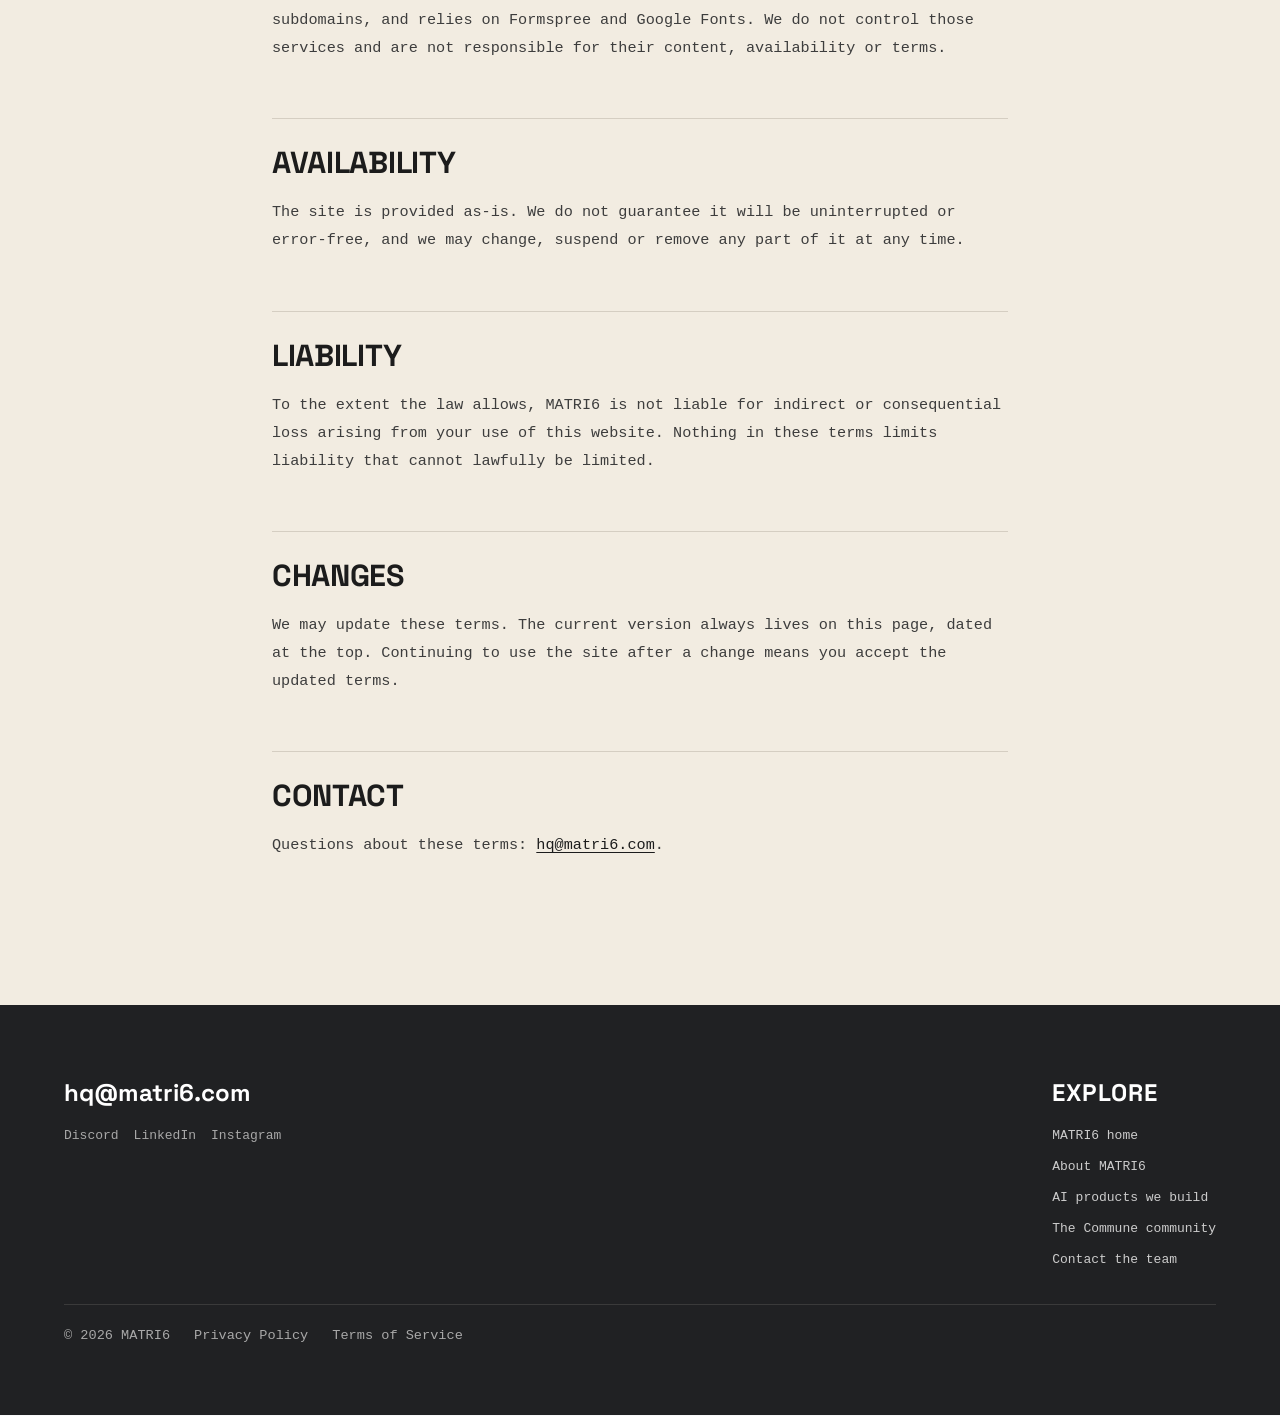
<file: terms.html>
<!DOCTYPE html>
<html lang="en">

<head>
    <meta charset="UTF-8">
    <meta name="viewport" content="width=device-width, initial-scale=1.0">

    <title>Terms of Service | MATRI6</title>
    <meta name="description" content="The terms that apply to using matri6.com, including content accuracy, intellectual property, the contact form and third-party services.">
    <link rel="canonical" href="https://matri6.com/terms">
    <meta name="robots" content="index, follow, max-image-preview:large, max-snippet:-1">
    <meta name="theme-color" content="#202123">
    <meta name="color-scheme" content="light dark">

    <meta property="og:type" content="website">
    <meta property="og:site_name" content="MATRI6">
    <meta property="og:locale" content="en_US">
    <meta property="og:url" content="https://matri6.com/terms">
    <meta property="og:title" content="Terms of Service | MATRI6">
    <meta property="og:description" content="The terms that apply to using matri6.com, including content accuracy, intellectual property, the contact form and third-party services.">
    <meta property="og:image" content="https://matri6.com/og-image.png">
    <meta property="og:image:type" content="image/png">
    <meta property="og:image:width" content="1200">
    <meta property="og:image:height" content="630">
    <meta property="og:image:alt" content="MATRI6 - a tech ecosystem, launchpad and community for founders who ship.">
    <meta name="twitter:card" content="summary_large_image">
    <meta name="twitter:title" content="Terms of Service | MATRI6">
    <meta name="twitter:description" content="The terms that apply to using matri6.com, including content accuracy, intellectual property, the contact form and third-party services.">
    <meta name="twitter:image" content="https://matri6.com/og-image.png">

    <link rel="icon" href="/favicon.ico?v=3" sizes="any">
    <link rel="icon" type="image/png" sizes="32x32" href="/favicon-32.png?v=3">
    <link rel="icon" type="image/png" sizes="16x16" href="/favicon-16.png?v=3">
    <link rel="apple-touch-icon" sizes="180x180" href="/apple-touch-icon.png?v=3">

    <link rel="preconnect" href="https://fonts.googleapis.com">
    <link rel="preconnect" href="https://fonts.gstatic.com" crossorigin>
    <link rel="preload" as="style"
        href="https://fonts.googleapis.com/css2?family=Space+Grotesk:wght@700&family=Syncopate:wght@700&display=swap">
    <link rel="stylesheet"
        href="https://fonts.googleapis.com/css2?family=Space+Grotesk:wght@700&family=Syncopate:wght@700&display=swap">

    <link rel="stylesheet" href="/style.css">

    <script type="application/ld+json">
    {
        "@context": "https://schema.org",
        "@graph": [
            {
                "@type": "WebPage",
                "@id": "https://matri6.com/terms#webpage",
                "url": "https://matri6.com/terms",
                "name": "Terms of Service | MATRI6",
                "description": "The terms that apply to using matri6.com.",
                "isPartOf": {
                    "@id": "https://matri6.com/#website"
                },
                "publisher": {
                    "@id": "https://matri6.com/#organization"
                },
                "inLanguage": "en",
                "breadcrumb": {
                    "@id": "https://matri6.com/terms#breadcrumb"
                }
            },
            {
                "@type": "BreadcrumbList",
                "@id": "https://matri6.com/terms#breadcrumb",
                "itemListElement": [
                    {
                        "@type": "ListItem",
                        "position": 1,
                        "name": "MATRI6",
                        "item": "https://matri6.com/"
                    },
                    {
                        "@type": "ListItem",
                        "position": 2,
                        "name": "Terms of Service",
                        "item": "https://matri6.com/terms"
                    }
                ]
            }
        ]
    }
    </script>
</head>

<body>
    <a class="skip-link" href="#main">Skip to content</a>
    <p class="static-header">
        <a class="brand-link" href="/" aria-label="MATRI6 home">
            <span aria-hidden="true">M</span><span aria-hidden="true">A</span><span aria-hidden="true">T</span><span
                aria-hidden="true">R</span><span aria-hidden="true">I</span><span aria-hidden="true">6</span>
            <span class="sr-only">MATRI6</span>
        </a>
    </p>

    <main id="main">
        <section class="doc-section">
            <div class="doc-inner">
                <nav class="breadcrumb" aria-label="Breadcrumb">
                    <ol>
                        <li><a href="/">MATRI6</a></li>
                        <li aria-current="page">Terms of Service</li>
                    </ol>
                </nav>
                <p class="doc-eyebrow">Legal</p>
                <h1>Terms of Service</h1>
                <p class="doc-meta">Last updated: 3 September 2026</p>
                <p class="doc-lead">These terms cover your use of matri6.com. They do not cover any separate
                    agreement you sign with us, which takes precedence if the two ever conflict.</p>

                <h2>Using this site</h2>
                <p>You may read, link to and share this website freely. You may not attempt to disrupt it,
                    probe it for vulnerabilities without permission, scrape it in a way that degrades service
                    for others, or use it to distribute unlawful material.</p>

                <h2>Content and accuracy</h2>
                <p>The site describes what MATRI6 is building. Products marked as in construction, planning or
                    production are exactly that: not yet released. Descriptions of unreleased work are
                    statements of intent, not commitments, and may change or be dropped. Nothing here is an
                    offer, a warranty, or professional, financial or legal advice.</p>

                <h2>Intellectual property</h2>
                <p>The MATRI6 name, wordmark, generative artwork, copy and page designs are ours unless stated
                    otherwise. You may quote short extracts with attribution and a link. You may not reproduce
                    the site wholesale or present our work as your own.</p>

                <h2>The contact form</h2>
                <p>Submitting the form starts a conversation; it does not create a contract, an engagement or
                    any obligation on either side. Please do not send confidential material or trade secrets
                    through it &mdash; we cannot treat an unsolicited submission as confidential. How we handle
                    what you do send is set out in the <a href="/privacy">privacy policy</a>.</p>

                <h2>Third-party services and links</h2>
                <p>This site links out to Discord, LinkedIn, Instagram and MATRI6 product subdomains, and
                    relies on Formspree and Google Fonts. We do not control those services and are not
                    responsible for their content, availability or terms.</p>

                <h2>Availability</h2>
                <p>The site is provided as-is. We do not guarantee it will be uninterrupted or error-free, and
                    we may change, suspend or remove any part of it at any time.</p>

                <h2>Liability</h2>
                <p>To the extent the law allows, MATRI6 is not liable for indirect or consequential loss
                    arising from your use of this website. Nothing in these terms limits liability that cannot
                    lawfully be limited.</p>

                <h2>Changes</h2>
                <p>We may update these terms. The current version always lives on this page, dated at the
                    top. Continuing to use the site after a change means you accept the updated terms.</p>

                <h2>Contact</h2>
                <p>Questions about these terms: <a href="mailto:hq@matri6.com">hq@matri6.com</a>.</p>
            </div>
        </section>
    </main>

    <footer class="contact-section" style="height:auto;min-height:0;padding:8vh 0;">
        <div class="contact-container">
            <div class="contact-content">
                <div class="contact-left" style="flex:1;">
                    <div class="contact-footer">
                        <div class="contact-info">
                            <a href="mailto:hq@matri6.com" class="contact-email">hq@matri6.com</a>
                            <div class="social-links">
                                <a href="https://discord.gg/sTztxzJSG9" target="_blank" rel="noopener noreferrer">Discord</a>
                                <a href="https://www.linkedin.com/company/matri6/" target="_blank" rel="noopener noreferrer">LinkedIn</a>
                                <a href="https://www.instagram.com/matri6.hq/" target="_blank" rel="noopener noreferrer">Instagram</a>
                            </div>
                        </div>
                        <div class="quick-links">
                            <h3>Explore</h3>
                            <nav aria-label="Footer">
                                <ul>
                                    <li><a href="/">MATRI6 home</a></li>
                                    <li><a href="/about">About MATRI6</a></li>
                                    <li><a href="/eco/ai-products">AI products we build</a></li>
                                    <li><a href="/eco/commune">The Commune community</a></li>
                                    <li><a href="/#join">Contact the team</a></li>
                                </ul>
                            </nav>
                        </div>
                    </div>
                    <p class="legal-links">
                        <span>&copy; 2026 MATRI6</span>
                        <a href="/privacy">Privacy Policy</a>
                        <a href="/terms">Terms of Service</a>
                    </p>
                </div>
            </div>
        </div>
    </footer>

    <script src="/main.js"></script>
</body>

</html>
</file>
<file: style.css>
/* 
  Colors 
  Primary: Off-white
  Secondary: Black & #ff7722 (Orange)
*/
:root {
    --primary-bg: #f8f9fa;
    --secondary-black: #050505;
    --accent-orange: #ff7722;
}

* {
    margin: 0;
    padding: 0;
    box-sizing: border-box;
}

html {
    overflow-x: hidden;
}

html.snap-page {
    scroll-snap-type: y mandatory;
}

html.snap-page section {
    scroll-snap-align: start;
    scroll-snap-stop: always;
}

body {
    width: 100%;
    font-family: 'Futura', 'Jost', 'Century Gothic', 'URW Gothic', 'Avenir Next', sans-serif;
    background-color: var(--primary-bg);
    color: var(--secondary-black);
}

/* Scroll Snapping Container */
.scroll-container {
    width: 100%;
}

.sticky-wrapper {
    height: 500vh; /* 5 product sections */
    position: relative;
}

.overflow-hider {
    position: sticky;
    top: 0;
    width: 100vw;
    height: 100vh;
    overflow: hidden;
}

.horizontal-scroll-track {
    display: flex;
    width: 500vw;
    height: 100vh;
}

.horizontal-scroll-track > section {
    flex: 0 0 100vw;
    height: 100vh;
}


section {
    width: 100%;
    height: 100vh;
    height: 100dvh;
    display: flex;
    flex-direction: column;
    justify-content: center;
    align-items: center;
    position: relative;
    padding: 2rem;
    overflow: hidden;
}

@media (max-width: 768px) {
    section {
        padding: 1rem;
    }
}

/* Landing Page Specific */
.landing-page {
    text-align: center;
    padding: 0;
}

.content-wrapper {
    display: flex;
    flex-direction: column;
    align-items: center;
    width: 95vw;
    height: 95vh;
    justify-content: space-between;
    padding: 2vh 0;
    z-index: 10;
}

/* 
  Geometric sans-serif, heavy weight, tight tracking, all caps 
  Using Montserrat Black as it perfectly fits this description
*/
#main-header {
    position: fixed;
    top: 4vh;
    left: 50%;
    transform: translateX(-50%);
    width: 90vw;
    max-width: 1440px;
    z-index: 100;
    
    font-family: 'Space Grotesk', sans-serif;
    font-weight: 700;
    font-size: clamp(3rem, 10vw, 14rem);
    text-transform: uppercase;
    line-height: 1;
    
    /* Mix blend mode for dynamic color contrast */
    color: white; 
    mix-blend-mode: difference;
    
    display: flex;
    justify-content: space-between;
    
    transition: all 0.8s cubic-bezier(0.16, 1, 0.3, 1);
    pointer-events: none; /* Allows clicking elements underneath when large */
}

#main-header.scrolled {
    top: 30px;
    width: 250px; /* Shrinks the width, bringing letters together */
    font-size: 2rem;
    mix-blend-mode: normal;
    padding-bottom: 12px; /* Increased from 5px for a bit more aesthetic spacing */
}

/* Animated Underlines */
#main-header::after {
    content: '';
    position: absolute;
    bottom: -2px;
    left: 0;
    width: 100%;
    height: 2px;
    background-color: white;
    transform-origin: left;
    animation: lineSweep 3s infinite cubic-bezier(0.65, 0, 0.35, 1);
}

@keyframes lineSweep {
    0% {
        transform-origin: left;
        transform: scaleX(0);
    }
    49.9% {
        transform-origin: left;
        transform: scaleX(1);
    }
    50% {
        transform-origin: right;
        transform: scaleX(1);
    }
    100% {
        transform-origin: right;
        transform: scaleX(0);
    }
}

/* Hide line on Page 1 (Section 1) */
#main-header[data-section="1"]::after {
    display: none;
}

/* Static Header (used on subpages like aiproducts.html) */
.static-header {
    position: fixed;
    top: 30px;
    left: 50%;
    transform: translateX(-50%);
    width: 250px;
    z-index: 100;
    
    font-family: 'Space Grotesk', sans-serif;
    font-weight: 700;
    font-size: 2rem;
    text-transform: uppercase;
    line-height: 1;
    
    /* Mix blend mode for dynamic color contrast, matching #main-header.
       Inverts against whatever is behind it so the wordmark stays legible
       over dark sections, light sections and colored type alike. */
    color: white; 
    mix-blend-mode: difference;
    
    display: flex;
    justify-content: space-between;
    padding-bottom: 12px;
}

/* Applied by main.js when difference blending would land on a backdrop whose
   inverse has near-identical luminance (saturated mid-tones like #5865F2 or
   #0fb981). Falls back to a plain light/dark wordmark so it stays readable. */
.static-header.header-solid {
    mix-blend-mode: normal;
}

.static-header.header-solid.on-dark {
    color: #ffffff;
}

.static-header.header-solid.on-light {
    color: #111111;
}

.title-placeholder {
    width: 100%;
    height: clamp(2.4rem, 8vw, 11.2rem);
    margin-bottom: 1rem;
    margin-top: 4vh;
}

.brand-subtitle {
    font-family: 'Futura', 'Jost', 'Century Gothic', 'URW Gothic', 'Avenir Next', sans-serif;
    font-weight: bold;
    font-size: clamp(0.8rem, 2.5vw, 1.8rem);
    letter-spacing: 0.05em; 
    text-transform: uppercase;
    color: var(--secondary-black);
    margin-bottom: 3vh;
    width: 100%;
    text-align: justify;
    text-align-last: justify;
}

.art-container {
    width: 100%;
    flex-grow: 1; /* Takes the remaining height */
    min-height: 250px;
    position: relative;
    background-color: transparent;
    overflow: hidden;
    margin-bottom: 2vh;
    border-radius: 0 !important;
}

#geoCanvas {
    display: block;
    width: 100%;
    height: 100%;
}

/* Helper for next sections */
.next-section {
    border-top: 1px solid rgba(0,0,0,0.1);
}

.section-title {
    font-family: 'Futura', 'Jost', 'Century Gothic', 'URW Gothic', 'Avenir Next', sans-serif;
    font-weight: bold;
    font-size: 4rem;
    letter-spacing: -0.04em;
    color: var(--secondary-black);
}

/* Ecosystem Section (Section 2) */
.ecosystem-section {
    width: 100%;
    padding: 0;
    height: 100vh;
    height: 100dvh;
    display: flex;
    flex-direction: column;
    justify-content: center;
    align-items: center;
    position: relative;
    padding: 2rem;
    overflow-x: hidden; /* Hide the marquee overflow */
}

/* Marquee Strip */
.marquee-strip {
    margin-top: auto; /* Pushes it down below the grid exactly where the quote was */
    margin-bottom: 2vh; /* Moves the marquee up slightly so it doesn't get cut */
    width: 100vw; /* Stretch across the entire screen */
    background-color: var(--primary-bg);
    padding: 3vh 0; /* Increased to make it taller */
    overflow: hidden;
    display: flex;
    white-space: nowrap;
    border-top: 1px solid rgba(0,0,0,0.1);
    border-bottom: 1px solid rgba(0,0,0,0.1);
}

.marquee-track {
    display: flex;
    width: fit-content;
    animation: marquee-left-to-right 25s linear infinite;
}

.marquee-text {
    padding-right: 2vw; /* Ensure there is no awkward snapping gap */
    font-family: 'Space Grotesk', sans-serif;
    font-size: clamp(1.5rem, 3vw, 2rem); /* Increased font size for taller strip */
    font-weight: 700;
    color: var(--secondary-black);
}

@keyframes marquee-left-to-right {
    0% { transform: translateX(-50%); }
    100% { transform: translateX(0); }
}

.ecosystem-container {
    width: 95vw;
    flex: 1;
    display: flex;
    flex-direction: column;
    align-items: center;
    padding: 10vh 0 5vh;
    color: white;
}

.ecosystem-title-wrapper {
    display: flex;
    align-items: center;
    width: 100vw;
    flex-shrink: 0;
    margin-left: calc(-50vw + 50%);
    margin-right: calc(-50vw + 50%);
    margin-bottom: 12vh;
    font-size: clamp(2rem, 5vw, 5rem);
}

.eco-art-container {
    flex: 1;
    height: 0.75em; /* Scaled perfectly to the text cap-height */
    background-color: transparent; /* Use transparent to let the canvas background show */
    overflow: hidden;
    border-radius: 0 !important;
}

#ecoGeoCanvasLeft, #ecoGeoCanvasRight {
    display: block;
    width: 100%;
    height: 100%;
}

.ecosystem-title {
    font-family: 'Space Grotesk', sans-serif;
    font-size: inherit;
    text-transform: uppercase;
    font-weight: 900;
    margin-bottom: 0;
    letter-spacing: -0.02em; /* Tighter letter spacing to match the Space Grotesk aesthetic */
    text-align: center;
    color: #202123;
    padding: 0 2vw;
    white-space: nowrap;
    line-height: 1;
}

.ecosystem-grid {
    display: grid;
    grid-template-columns: 1fr 1fr;
    gap: 8vh 4vw;
    width: 100%;
    filter: drop-shadow(0px 0px 30px rgba(255, 230, 50, 0.25)); /* Faint yellow-ish shadow */
}

.grid-item {
    font-family: 'Futura', 'Jost', 'Century Gothic', 'URW Gothic', 'Avenir Next', sans-serif;
    font-size: clamp(1.2rem, 3vw, 3.5rem);
    font-weight: bold;
    text-transform: uppercase;
    justify-self: start; /* Shrinks the hit area to just the text */
    text-decoration: none;
    color: inherit;
    cursor: pointer;
    display: block;
    transition: transform 0.3s cubic-bezier(0.16, 1, 0.3, 1), color 0.3s ease;
    transform-origin: left;
}

.grid-item:hover {
    transform: scale(1.05);
    color: #202123;
}

.grid-item.mixed-case {
    text-transform: none;
}

.grid-item.right-align {
    text-align: right;
    justify-self: end; /* Shrinks the hit area to just the text on the right side */
    transform-origin: right;
}



#cursor-image {
    position: fixed;
    width: 350px;
    height: 350px;
    background-size: cover;
    background-position: center;
    pointer-events: none;
    z-index: 1000;
    opacity: 0;
    border-radius: 8px; /* Slight rounding for a premium feel */
    transform: translate(15px, 15px) scale(0.5) rotate(-5deg);
    transition: opacity 0.3s cubic-bezier(0.16, 1, 0.3, 1), transform 0.4s cubic-bezier(0.16, 1, 0.3, 1);
}

#cursor-image.align-left {
    transform: translate(calc(-100% - 15px), 15px) scale(0.5) rotate(5deg);
}

#cursor-image.visible {
    opacity: 1;
    transform: translate(15px, 15px) scale(1) rotate(0deg);
}

#cursor-image.visible.align-left {
    transform: translate(calc(-100% - 15px), 15px) scale(1) rotate(0deg);
}

/* Mobile Responsiveness */
@media (max-width: 768px) {
    .ecosystem-grid {
        grid-template-columns: 1fr;
        flex-grow: 1; /* Take up all space between title and quote */
        align-content: space-evenly; /* Distribute items evenly */
        gap: 0; /* Let space-evenly handle the vertical spacing */
        margin-bottom: 4vh; /* Add a bit of space before the quote */
    }
    
    .grid-item, .grid-item.right-align {
        text-align: center; /* Center everything on mobile for a cleaner look */
        justify-self: center; /* Ensure hover hit area remains just the text */
        font-size: clamp(1.8rem, 6vw, 3rem); /* Increase font size on mobile */
    }
    
    .ecosystem-title-wrapper {
        margin-bottom: 2vh; /* Less margin on mobile since space-evenly takes over */
        font-size: clamp(2.8rem, 8vw, 4rem); /* Increase heading size on mobile */
    }
    
    #main-header {
        top: 8vh; /* Give the header more breathing room at the top on mobile */
    }
    
    .title-placeholder {
        margin-top: 8vh; /* Ensure the art is pushed down correspondingly */
    }
}

/* Section 3: The Vision */
.vision-section {
    width: 100%;
    height: 100vh;
    height: 100dvh;
    display: flex;
    justify-content: center;
    align-items: center;
    background-color: #58aaf2; 
    color: var(--secondary-black);
}

.vision-container {
    width: 90vw;
    height: 85vh;
    display: flex;
    flex-direction: column;
    justify-content: space-between;
    padding-top: 5vh;
}

.vision-header {
    width: 100%;
}

.vision-header h2 {
    font-family: 'Space Grotesk', sans-serif;
    font-size: clamp(3rem, 6vw, 7rem);
    font-weight: 900;
    line-height: 1.1;
    color: var(--primary-bg); /* White/Cream */
    text-transform: uppercase;
    letter-spacing: -0.02em;
    transform: translateX(150px);
    opacity: 0;
    transition: transform 0.8s cubic-bezier(0.16, 1, 0.3, 1), opacity 0.8s ease-out;
}

.vision-header h2.animate-in {
    transform: translateX(0);
    opacity: 1;
}

.vision-content-wrapper {
    display: flex;
    width: 100%;
    justify-content: space-between;
    margin-top: auto;
}

.vision-art-container {
    width: 25%;
    border-radius: 0 !important;
    overflow: hidden;
    margin-right: auto;
    opacity: 0.9;
    box-shadow: 0 10px 30px rgba(0, 0, 0, 0.1);
}

#visionGeoCanvas {
    display: block;
    width: 100%;
    height: 100%;
}

.vision-grid-wrapper {
    display: flex;
    gap: 4vw;
    width: 70%; /* Take up right portion of screen */
}

.vision-col {
    display: flex;
    flex-direction: column;
    flex: 1;
    gap: 6vh; /* Increased from 3vh for more breathing room */
}

.vision-item {
    display: flex;
    align-items: flex-start;
    gap: 15px;
    border-bottom: 2px solid rgba(0, 0, 0, 0.8);
    padding-bottom: 2.5vh; /* Increased from 1vh for aesthetic spacing */
}

.vision-num {
    font-family: 'Space Grotesk', sans-serif;
    font-size: clamp(1.2rem, 2vw, 2rem);
    font-weight: 700;
    color: var(--primary-bg); /* White */
}

.vision-text {
    font-family: 'Futura', 'Jost', 'Century Gothic', 'URW Gothic', 'Avenir Next', sans-serif;
    font-size: clamp(1rem, 1.2vw, 1.4rem);
    font-weight: bold;
    color: var(--secondary-black); /* Black text */
    text-transform: uppercase;
    line-height: 1.3;
    margin-top: 2px;
}

.vision-action {
    margin-top: auto; /* Push to bottom of col */
    padding-top: 2vh;
}

.vision-btn {
    display: inline-block;
    text-decoration: none;
    background-color: var(--primary-bg);
    color: #58aaf2;
    font-family: 'Space Grotesk', sans-serif;
    font-size: 1rem;
    font-weight: 900;
    padding: 12px 24px;
    border: none;
    border-radius: 50px; /* Pill shape */
    cursor: pointer;
    text-transform: uppercase;
    transition: transform 0.3s ease, box-shadow 0.3s ease;
}

.vision-btn:hover {
    transform: translateY(-2px);
    box-shadow: 0 5px 15px rgba(0,0,0,0.2);
}

/* Vision Mobile Responsiveness */
@media (max-width: 900px) {
    .vision-container {
        justify-content: flex-start;
        gap: 0;
        padding-top: 10vh; /* Room for header */
        padding-bottom: 2vh;
        height: 100%;
        min-height: unset;
        display: flex;
        flex-direction: column;
    }
    .vision-header h2 {
        font-size: 2.5rem;
    }
    .vision-content-wrapper {
        justify-content: flex-start;
        margin-top: 4vh;
        flex: 1;
        display: flex;
    }
    .vision-art-container {
        display: none; /* Hide art on mobile to save space */
    }
    .vision-grid-wrapper {
        width: 100%;
        flex-direction: column;
        gap: 0;
        flex: 1;
        display: flex;
        justify-content: space-evenly;
    }
    .vision-col {
        display: contents;
    }
    .vision-item {
        padding-bottom: 1.5vh;
        border-bottom: 1px solid rgba(0, 0, 0, 0.8);
    }
    .vision-num {
        font-size: 1.2rem;
    }
    .vision-text {
        font-size: 1.1rem;
        margin-top: 0;
    }
    .vision-action {
        padding-top: 1vh;
        margin-top: 0;
        text-align: center;
        display: flex;
        align-items: center;
        justify-content: center;
    }
    .vision-btn {
        padding: 12px 24px;
        font-size: 1rem;
    }
}

/* ==========================================================================
   Section 4: Why MATRI6
   ========================================================================== */
.why-section {
    width: 100%;
    height: 100vh;
    height: 100dvh;
    background-color: #fed648;
    display: flex;
    justify-content: center;
    align-items: center;
}

.why-container {
    width: 95vw;
    height: 100%;
    display: flex;
    flex-direction: column;
    justify-content: center;
    padding: 10vh 0;
}

.why-header {
    width: 100%;
    margin-bottom: 5vh;
    display: flex;
    align-items: center;
    gap: 2vw;
}

.why-header h2 {
    font-family: 'Space Grotesk', sans-serif;
    font-size: clamp(3rem, 6vw, 6rem);
    text-transform: uppercase;
    font-weight: 900;
    line-height: 1;
    letter-spacing: -0.02em; /* Tighter letter spacing to match the Space Grotesk aesthetic */
    color: #202123;
    max-width: 50vw;
    margin: 0;
    flex-shrink: 0;
}

.why-title-art {
    flex: 1;
    height: clamp(1.5rem, 4vw, 4rem);
    background-color: transparent;
    position: relative;
    overflow: hidden;
    border-radius: 0 !important;
    border-top: 1px solid rgba(32, 33, 35, 0.4);
    border-bottom: 1px solid rgba(32, 33, 35, 0.4);
    border-left: 1px solid rgba(32, 33, 35, 0.4);
    margin-right: calc(-50vw + 50%); /* Extends art to the right edge of the screen */
}

.why-cards-wrapper {
    display: grid;
    grid-template-columns: repeat(3, 1fr);
    gap: 2vw;
    width: 100%;
}

.why-card {
    flex: 1;
    background-color: #ff6c3d;
    position: relative;
    aspect-ratio: 16 / 9;
    overflow: hidden;
}

.why-canvas {
    position: absolute;
    top: 0;
    left: 0;
    width: 100%;
    height: 100%;
    opacity: 0.15;
    z-index: 1;
}

.why-card-content {
    position: relative;
    z-index: 2;
    padding: 2vw;
    width: 100%;
    height: 100%;
    display: flex;
    flex-direction: column;
    justify-content: space-between;
}

.why-card-title {
    font-family: 'Space Grotesk', sans-serif;
    font-size: clamp(1.2rem, 2vw, 2.5rem);
    text-transform: uppercase;
    font-weight: 900;
    color: #ffffff;
    margin: 0;
}

.why-card-desc {
    font-family: 'Courier New', Courier, monospace;
    font-size: clamp(0.8rem, 1vw, 1.2rem);
    color: #ffffff;
    margin: 0;
    margin-top: auto;
    margin-bottom: 2vh;
}

.why-card-num {
    font-family: 'Space Grotesk', sans-serif;
    font-size: clamp(4rem, 8vw, 8rem);
    font-weight: 900;
    color: #202123;
    align-self: flex-end;
    line-height: 0.8;
    position: absolute;
    bottom: 2vw;
    right: 2vw;
}

/* Mobile Responsiveness for Section 4 */
@media (max-width: 900px) {
    .why-container {
        width: 100vw;
        padding: 12vh 0 0 0; /* Space for the main MATRI6 fixed logo */
        justify-content: flex-start;
    }
    
    .why-header {
        margin-bottom: 2vh;
        padding: 0 5vw;
        flex-direction: column;
    }
    
    .why-header h2 {
        max-width: 100%;
        text-align: center;
        font-size: clamp(2.5rem, 8vw, 4rem);
    }
    
    .why-title-art {
        display: none; /* Hide the art line to keep the heading clean below the logo */
    }
    
    .why-cards-wrapper {
        display: flex;
        flex-direction: column;
        gap: 1.5vh;
        width: 100%;
        flex: 1;
        padding: 0 4vw 2vh 4vw; /* Aesthetic padding */
        overflow: hidden; /* Squeezed to fit, no scroll */
    }
    
    .why-card {
        aspect-ratio: auto;
        min-height: 0;
        height: clamp(8vh, 10vh, 12vh); /* Squeeze into screen */
        border: none;
        border-radius: 12px;
        box-shadow: 0 4px 15px rgba(0,0,0,0.1); /* Aesthetic shadow */
    }

    .why-card-content {
        display: grid;
        grid-template-columns: 1fr auto;
        grid-template-rows: auto auto;
        padding: 1vh 4vw;
        height: 100%;
        align-content: center;
        row-gap: 2px;
    }

    .why-card-title {
        grid-column: 1;
        grid-row: 1;
        font-size: clamp(1rem, 3.5vw, 1.3rem);
        margin: 0;
        align-self: flex-end;
    }

    .why-card-desc {
        grid-column: 1;
        grid-row: 2;
        font-size: clamp(0.7rem, 2.5vw, 0.9rem);
        margin: 0;
        align-self: flex-start;
        line-height: 1.2;
    }

    .why-card-num {
        grid-column: 2;
        grid-row: 1 / 3;
        position: static;
        font-size: clamp(2rem, 7vw, 3rem);
        align-self: center;
        line-height: 1;
    }
}

/* ==========================================================================
   Section 5: Events
   ========================================================================== */
.events-section {
    width: 100%;
    height: 100vh;
    background-color: #0fb981;
    display: flex;
    justify-content: center;
    align-items: center;
    overflow: hidden;
}

.events-container {
    width: 90%;
    height: 80%; /* Reduced from 90% to give more breathing room */
    margin-top: 10vh; /* Pushes the grid down to clear the fixed MATRI6 logo */
    display: grid;
    grid-template-columns: repeat(3, 1fr);
    grid-template-rows: repeat(3, 1fr);
    gap: 2vw;
}

.event-card {
    position: relative;
    overflow: hidden;
    border-radius: 4px; /* Slight rounding for aesthetics */
    background-color: #000;
    cursor: pointer;
    box-shadow: 0 4px 15px rgba(0,0,0,0);
    transition: box-shadow 0.3s ease, transform 0.3s ease;
}

.event-card:hover {
    box-shadow: 0 10px 30px rgba(0,0,0,0.4);
    transform: translateY(-5px);
}

.event-bg {
    position: absolute;
    top: 0; left: 0;
    width: 100%; height: 100%;
    object-fit: cover;
    z-index: 1;
    opacity: 0.7;
    transition: transform 0.5s ease, opacity 0.3s ease;
}

.event-card:hover .event-bg {
    transform: scale(1.08);
    opacity: 0.9;
}

.event-info {
    position: absolute;
    bottom: 0; left: 0;
    width: 100%;
    padding: 1.5vw;
    z-index: 2;
    background: linear-gradient(to top, rgba(0,0,0,0.8) 0%, rgba(0,0,0,0) 100%);
    color: #fff;
    display: flex;
    flex-direction: column;
    justify-content: flex-end;
}

.event-info h3 {
    font-family: 'Space Grotesk', sans-serif;
    font-size: clamp(1rem, 2vw, 1.8rem);
    margin: 0 0 0.5vh 0;
    text-transform: uppercase;
}

.event-info p {
    font-family: 'Courier New', Courier, monospace;
    font-size: clamp(0.8rem, 1vw, 1rem);
    margin: 0;
    color: #ff6c3d; /* Accent color for the date */
}

.events-title-center {
    display: flex;
    justify-content: center;
    align-items: center;
    gap: 2vw;
}

.events-art-container {
    flex: 1;
    height: clamp(2rem, 5vw, 5rem);
    background-color: transparent;
    display: none; /* Hidden on desktop */
}

.events-art-container canvas {
    width: 100%;
    height: 100%;
}

.events-title-center h2 {
    font-family: 'Space Grotesk', sans-serif;
    font-size: clamp(3rem, 6vw, 6rem);
    color: #202123;
    margin: 0;
    font-weight: 900;
    text-transform: uppercase;
    letter-spacing: -0.02em;
}

/* ==========================================================================
   Section 6: Blogs & News
   ========================================================================== */
.media-section {
    width: 100%;
    height: 100vh;
    height: 100dvh;
    background-color: #fca5a6; /* Pink */
    display: flex;
    justify-content: center;
    align-items: center;
}

.media-container {
    width: 95vw;
    height: 100%;
    display: flex;
    flex-direction: column;
    justify-content: center;
    padding: 5vh 0;
    gap: 5vh;
}

.media-area {
    display: flex;
    flex-direction: column;
    width: 100%;
}

.media-title {
    font-family: 'Space Grotesk', sans-serif;
    font-size: clamp(2.5rem, 4vw, 4rem);
    color: #202123;
    margin: 0 0 2vh 0;
    font-weight: 900;
    text-transform: uppercase;
    letter-spacing: -0.02em;
}

.left-title {
    align-self: flex-start;
}

.right-title {
    align-self: flex-end;
}

.carousel-container {
    display: flex;
    align-items: center;
    position: relative;
    width: 100%;
}

.carousel-btn {
    background-color: transparent;
    border: 1px solid #202123;
    color: #202123;
    font-size: 1.5rem;
    padding: 0.5vw 1vw;
    cursor: pointer;
    z-index: 10;
    transition: all 0.2s ease;
}

.carousel-btn:hover {
    background-color: #202123;
    color: #5abf6c;
}

.prev-btn {
    margin-right: 1vw;
}

.next-btn {
    margin-left: 1vw;
}

.carousel-track {
    display: flex;
    overflow-x: auto;
    scroll-behavior: smooth;
    gap: 2vw;
    padding: 1vh 0;
    flex-grow: 1;
    /* Hide scrollbar */
    -ms-overflow-style: none;
    scrollbar-width: none;
}

.carousel-track::-webkit-scrollbar {
    display: none;
}

.media-card {
    flex: 0 0 calc(33.333% - 1.33vw); /* 3 cards visible roughly */
    aspect-ratio: 16 / 10;
    background-color: transparent;
    border: 1px solid #202123;
    display: flex;
}

.card-left, .card-right {
    flex: 1;
    height: 100%;
}

.image-placeholder {
    display: flex;
    justify-content: center;
    align-items: center;
    font-family: 'Space Grotesk', sans-serif;
    color: #202123;
    font-size: clamp(0.8rem, 1vw, 1.2rem);
    text-transform: uppercase;
}

.geo-text {
    position: relative;
    display: flex;
    flex-direction: column;
    justify-content: center;
    align-items: flex-start;
    padding: 2vw;
    overflow: hidden;
}

.media-canvas {
    position: absolute;
    top: 0;
    left: 0;
    width: 100%;
    height: 100%;
    z-index: -1;
}

.media-text-content {
    z-index: 1;
}

.media-text-content h3 {
    font-family: 'Space Grotesk', sans-serif;
    font-size: clamp(1.5rem, 2vw, 2.5rem);
    margin: 0 0 1vh 0;
    font-weight: 900;
}

.media-text-content p {
    font-family: monospace;
    font-size: clamp(0.8rem, 1vw, 1.2rem);
    margin: 0;
}

.blogs-content h3, .blogs-content p {
    color: #ffffff;
}

.news-content h3, .news-content p {
    color: #202123;
}

.card-left {
    border-right: 1px solid #202123;
}

/* Mobile Responsiveness for Section 5 */
@media (max-width: 900px) {
    .media-card {
        flex: 0 0 80vw; /* Show 1 card on mobile */
    }
    .media-title {
        align-self: center;
    }
}

/* ==========================================================================
   Section 7: FAQs & Insights
   ========================================================================== */
.faq-section {
    width: 100%;
    height: 100vh;
    height: 100dvh;
    background-color: #0fb981;
    display: flex;
    justify-content: center;
    align-items: center;
}

.faq-container {
    width: 95vw;
    height: 100%;
    display: flex;
    flex-direction: row;
    align-items: center;
    justify-content: space-between;
    gap: 5vw;
    padding: 10vh 0;
}

.faq-left {
    flex: 0 0 30%;
    display: flex;
    flex-direction: column;
    gap: 5vh;
}

.faq-tab {
    cursor: pointer;
    opacity: 0.5;
    transition: all 0.3s ease;
    border-left: 2px solid transparent;
    padding-left: 20px;
}

.faq-tab.active {
    opacity: 1;
    border-left: 2px solid #202123;
}

.faq-tab-title {
    font-family: 'Space Grotesk', sans-serif;
    font-size: clamp(3rem, 6vw, 6rem);
    color: #202123; /* Black */
    margin: 0;
    font-weight: 900;
    text-transform: uppercase;
    line-height: 1;
    letter-spacing: -0.02em;
}

.faq-tab:not(.active) .faq-tab-title {
    color: #ffffff; /* White for inactive */
}

.faq-tab-subtitle {
    font-family: 'Space Grotesk', sans-serif;
    font-size: clamp(0.7rem, 1vw, 1rem);
    color: #ffffff;
    margin: 1vh 0 0 0;
    font-weight: 600;
    text-transform: uppercase;
    letter-spacing: 0.1em;
}

.faq-right {
    flex: 1;
    display: flex;
    flex-direction: column;
    justify-content: center;
}

.faq-list-container {
    display: none;
    flex-direction: column;
    width: 100%;
}

.faq-list-container.active {
    display: flex;
}

.faq-item {
    display: flex;
    flex-direction: column;
    padding: 0;
    border-top: 1px solid #202123;
    font-family: 'Space Grotesk', sans-serif;
    color: #ffffff;
    font-weight: 700;
    font-size: clamp(0.9rem, 1.2vw, 1.5rem);
    cursor: pointer;
}

.faq-header {
    display: flex;
    align-items: center;
    width: 100%;
    padding: 2.5vh 0;
    transition: transform 0.3s ease, color 0.3s ease;
}

.faq-body {
    max-height: 0;
    overflow: hidden;
    transition: max-height 0.3s ease-out;
}

.faq-body p {
    font-family: monospace; /* Or another suitable font for the answer */
    color: #202123; /* Black text as requested */
    font-size: clamp(0.8rem, 1vw, 1.2rem);
    margin: 0 0 2.5vh calc(clamp(1.2rem, 1.5vw, 1.8rem) + 2vw); /* Indent to match text */
    line-height: 1.5;
}

.faq-item.open .faq-body {
    max-height: 200px; /* Adjust as needed */
}

.faq-item:last-child {
    border-bottom: 1px solid #202123;
}

.faq-item:hover .faq-header {
    transform: translateX(10px);
    color: #202123;
}

.faq-num {
    color: #202123; /* Black */
    font-weight: 900;
    margin-right: 2vw;
    font-size: clamp(1.2rem, 1.5vw, 1.8rem);
}

.faq-text {
    flex: 1;
    text-transform: uppercase;
}

.faq-icon {
    color: #202123; /* Black */
    font-size: clamp(1.2rem, 1.5vw, 1.8rem);
    margin-left: 2vw;
    transition: transform 0.3s ease;
}

.faq-item.open .faq-icon {
    transform: rotate(45deg);
}

/* Mobile Responsiveness for Section 6 */
@media (max-width: 900px) {
    .faq-container {
        flex-direction: column;
        justify-content: flex-start;
        overflow-y: auto;
    }
    .faq-left {
        flex: none;
        width: 100%;
        flex-direction: row;
        justify-content: space-around;
        gap: 2vw;
    }
    .faq-tab {
        border-left: none;
        border-bottom: 2px solid transparent;
        padding-left: 0;
        padding-bottom: 10px;
    }
    .faq-tab.active {
        border-left: none;
        border-bottom: 2px solid #202123;
    }
    .faq-tab-title {
        font-size: clamp(2.5rem, 8vw, 4rem);
    }
    .faq-right {
        width: 100%;
    }
}

/* ==========================================================================
   Section 8: Join MATRI6 (Contact Section)
   ========================================================================== */
.contact-section {
    width: 100%;
    height: 100vh;
    height: 100dvh;
    background-color: #202123; /* Black background */
    display: flex;
    justify-content: center;
    align-items: center;
    color: #ffffff;
    font-family: 'Space Grotesk', sans-serif;
    padding: 10vh 0;
}

.contact-container {
    width: 90%;
    max-width: 1400px;
    display: flex;
    flex-direction: column;
    gap: 5vh;
}

.contact-header {
    text-align: center;
}

.contact-header h2 {
    font-size: clamp(3rem, 6vw, 6rem);
    font-weight: 900;
    margin: 0;
    text-transform: uppercase;
    color: #ffffff;
    letter-spacing: -0.02em;
}

.contact-content {
    display: flex;
    /* The form is first in the markup so it leads on the mobile stack. On
       desktop row-reverse puts it back on the right with the info column on
       the left, preserving the original two-column composition. */
    flex-direction: row-reverse;
    gap: 5vw;
}

.contact-left, .contact-right {
    flex: 1;
}

/* Form Styles */
.contact-form {
    display: flex;
    flex-direction: column;
    gap: 20px;
}

.form-grid {
    display: grid;
    grid-template-columns: 1fr 1fr;
    gap: 20px;
}

.contact-form input,
.contact-form textarea {
    width: 100%;
    background-color: #1a1a1a; /* Dark gray */
    border: none;
    padding: 20px;
    color: #ffffff;
    font-family: monospace;
    font-size: 1rem;
    box-sizing: border-box;
}

.contact-form input::placeholder,
.contact-form textarea::placeholder {
    color: #888888;
}

.contact-form textarea {
    min-height: 200px;
    resize: vertical;
}

.privacy-text {
    font-family: monospace;
    font-size: 0.9rem;
    color: #888888;
    margin: 0;
}

.privacy-text a {
    color: #ffffff;
    text-decoration: underline;
}

.submit-btn {
    background-color: #ffffff;
    color: #202123;
    border: none;
    border-radius: 50px; /* Pill shape */
    padding: 15px 40px;
    font-family: 'Space Grotesk', sans-serif;
    font-weight: bold;
    font-size: 1.2rem;
    cursor: pointer;
    align-self: flex-start;
    transition: transform 0.3s ease;
}

.submit-btn:hover {
    transform: scale(1.05);
}

/* Right side content styles */
.contact-right {
    display: flex;
    flex-direction: column;
    justify-content: space-between;
}

.about-us h3 {
    font-size: 2rem;
    margin-bottom: 15px;
    font-weight: bold;
}

.about-us p {
    font-size: 1.2rem;
    line-height: 1.6;
    color: #cccccc;
    margin-bottom: 40px;
}

.contact-footer {
    display: flex;
    justify-content: space-between;
    align-items: flex-start;
}

.contact-info {
    display: flex;
    flex-direction: column;
    gap: 20px;
}

.contact-email {
    font-size: 1.5rem;
    color: #ffffff;
    text-decoration: none;
    font-weight: bold;
}

.social-links {
    display: flex;
    gap: 15px;
}

.social-links a {
    color: #888888;
    text-decoration: none;
    font-family: monospace;
    transition: color 0.3s ease;
}

.social-links a:hover {
    color: #ffffff;
}

.quick-links h3 {
    font-size: 1.5rem;
    margin-bottom: 15px;
}

.quick-links ul {
    list-style: none;
    padding: 0;
    margin: 0;
    display: flex;
    flex-direction: column;
    gap: 10px;
}

.quick-links a {
    color: #cccccc;
    text-decoration: none;
    font-family: monospace;
    transition: color 0.3s ease;
}

.quick-links a:hover {
    color: #ffffff;
}

/* Mobile Responsiveness for Section 5 (Events) and Section 8 (Contact) */
@media (max-width: 900px) {
    /* Events Mobile 2x2 Grid with Center Title */
    .events-container {
        display: grid;
        grid-template-columns: repeat(2, 1fr);
        grid-template-rows: 1fr 1fr auto 1fr 1fr;
        gap: 2vw;
        height: 80%; /* Match desktop height */
        margin-top: 10vh; /* Clear logo */
        overflow: hidden;
    }
    
    .event-card {
        min-width: 0;
        height: auto;
    }
    
    .events-title-center {
        grid-column: 1 / -1; /* Span both columns */
        min-width: 0;
        height: auto;
        padding: 1vh 0; /* Tiny breathing room for the title */
    }
    
    .events-title-center h2 {
        font-size: clamp(2.5rem, 10vw, 4rem); /* Slightly smaller on mobile to ensure it fits */
    }
    
    .events-art-container {
        display: flex; /* Show art strips on mobile */
    }
    
    /* Contact */
    .contact-container {
        overflow-y: auto;
        height: 100%;
        padding: 5vh 0;
        gap: 2vh;
    }
    .contact-content {
        flex-direction: column;
        gap: 5vh;
    }
    .contact-header h2 {
        font-size: clamp(2.5rem, 8vw, 4rem);
    }
}

/* ==========================================================================
   Global Responsive Breakpoints (Ultra-wide, Tablet, Short Screens)
   ========================================================================== */

/* Global Failsafe: Ensure content can scroll if screen is too short/weird aspect ratio */
.landing-page .content-wrapper,
.ecosystem-container,
.vision-container,
.events-container,
.media-container,
.faq-container,
.contact-container {
    overflow-y: auto;
    overflow-x: hidden;
    scrollbar-width: thin;
}

/* Hide scrollbars elegantly for failsafe */
.landing-page .content-wrapper::-webkit-scrollbar,
.ecosystem-container::-webkit-scrollbar,
.vision-container::-webkit-scrollbar,
.events-container::-webkit-scrollbar,
.media-container::-webkit-scrollbar,
.faq-container::-webkit-scrollbar,
.contact-container::-webkit-scrollbar {
    width: 4px;
}
.landing-page .content-wrapper::-webkit-scrollbar-thumb,
.ecosystem-container::-webkit-scrollbar-thumb,
.vision-container::-webkit-scrollbar-thumb,
.events-container::-webkit-scrollbar-thumb,
.media-container::-webkit-scrollbar-thumb,
.faq-container::-webkit-scrollbar-thumb,
.contact-container::-webkit-scrollbar-thumb {
    background: rgba(0,0,0,0.1);
    border-radius: 4px;
}

/* Ultra-wide Monitors */
@media (min-width: 1441px) {
    .content-wrapper,
    .ecosystem-container,
    .vision-container,
    .why-container,
    .events-container,
    .media-container,
    .faq-container,
    .contact-container {
        max-width: 1600px;
        margin-left: auto;
        margin-right: auto;
    }
}

/* Short Desktop / Tablet Landscape / Small Laptops */
@media (max-height: 800px) and (min-width: 901px) {
    .ecosystem-container {
        padding: 5vh 0 2vh;
        gap: 3vh 2vw;
    }
    .ecosystem-title {
        font-size: clamp(2.5rem, 5vw, 3.5rem);
    }
    .vision-grid {
        gap: 2vh;
    }
    .vision-list li {
        margin-bottom: 0.5vh;
    }
    .events-header {
        height: 15%;
    }
    .events-row {
        height: 38%;
    }
    .contact-container {
        padding: 5vh 0;
        gap: 2vh;
    }
    .contact-header h2 {
        font-size: clamp(3rem, 5vw, 4rem);
    }
    .faq-container {
        padding: 5vh 0;
    }
}

/* ==========================================================================
   Global Responsive Layout System (Invisible Content Safe Area)
   ========================================================================== */
.content-wrapper,
.ecosystem-container,
.vision-container,
.why-container,
.events-container,
.media-container,
.faq-container,
.contact-container {
    width: 90vw !important;
    max-width: 1440px !important;
    margin-left: auto !important;
    margin-right: auto !important;
}

@media (max-width: 900px) {
    .content-wrapper,
    .ecosystem-container,
    .vision-container,
    .why-container,
    .events-container,
    .media-container,
    .faq-container,
    .contact-container {
        width: 92vw !important;
    }
    #main-header {
        width: 92vw;
    }
}

/* ==========================================================================
   Coming Soon Modal
   ========================================================================== */
.coming-soon-modal {
    position: fixed;
    top: 0;
    left: 0;
    width: 100vw;
    height: 100vh;
    background-color: rgba(0, 0, 0, 0.85);
    display: flex;
    justify-content: center;
    align-items: center;
    z-index: 9999;
    opacity: 0;
    pointer-events: none;
    transition: opacity 0.3s ease;
    backdrop-filter: blur(5px);
}

.coming-soon-modal.show {
    opacity: 1;
    pointer-events: all;
}

.coming-soon-content {
    background-color: var(--secondary-black);
    color: var(--primary-bg);
    padding: 3rem 2rem;
    border-radius: 16px;
    text-align: center;
    position: relative;
    max-width: 90vw;
    width: 450px;
    border: 2px solid var(--accent-orange);
    transform: translateY(30px);
    transition: transform 0.3s cubic-bezier(0.175, 0.885, 0.32, 1.275);
    box-shadow: 0 20px 40px rgba(255, 119, 34, 0.15);
}

.coming-soon-modal.show .coming-soon-content {
    transform: translateY(0);
}

.coming-soon-title {
    font-size: 1.8rem;
    font-family: 'Syncopate', sans-serif;
    margin-bottom: 1rem;
    color: var(--accent-orange);
    letter-spacing: 1px;
}

.coming-soon-text {
    font-size: 1.1rem;
    line-height: 1.6;
    opacity: 0.9;
}

.close-modal-btn {
    position: absolute;
    top: 15px;
    right: 20px;
    background: transparent;
    border: none;
    color: var(--primary-bg);
    font-size: 2rem;
    cursor: pointer;
    transition: color 0.2s ease, transform 0.2s ease;
}

.close-modal-btn:hover {
    color: var(--accent-orange);
    transform: scale(1.1);
}


/* ==========================================================================
   Accessibility foundations
   ========================================================================== */

/*
  There was no visible focus indicator anywhere on the site, which makes the
  whole thing unusable by keyboard. A double ring (dark core + light halo)
  is used so the indicator survives both the off-white and the near-black
  section backgrounds without needing per-section overrides.
*/
:focus-visible {
    outline: 3px solid #202123;
    outline-offset: 3px;
    border-radius: 2px;
}

/* Sections with a dark ground need the inverse ink. */
.contact-section :focus-visible,
.ai-card :focus-visible,
.doc-card:focus-visible,
.product-section :focus-visible,
.landing-page :focus-visible {
    outline-color: #fed648;
}

/* Skip link: first tab stop on every page, jumps past the fixed wordmark. */
.skip-link {
    position: absolute;
    top: 0;
    left: 50%;
    transform: translate(-50%, -120%);
    z-index: 300;
    padding: 0.85rem 1.5rem;
    background-color: #202123;
    color: #ffffff;
    font-family: 'Space Grotesk', sans-serif;
    font-weight: 700;
    font-size: 0.9rem;
    letter-spacing: 0.08em;
    text-transform: uppercase;
    text-decoration: none;
    transition: transform 0.2s ease;
}

.skip-link:focus {
    transform: translate(-50%, 0);
}

/*
  Visually hidden but exposed to assistive tech. Used for the real <label>
  elements on the contact form, whose visible affordance is the placeholder.
*/
.sr-only {
    position: absolute;
    width: 1px;
    height: 1px;
    padding: 0;
    margin: -1px;
    overflow: hidden;
    clip: rect(0, 0, 0, 0);
    white-space: nowrap;
    border: 0;
}

/*
  Placeholders alone are not accessible labels and vanish the moment a field
  has content, so every input now carries a real <label>. The form is dark, so
  lift the placeholder colour to clear 4.5:1 against #1a1a1a (#888 was 3.5:1).
*/
.contact-form input::placeholder,
.contact-form textarea::placeholder {
    color: #a3a3a3;
    opacity: 1;
}

.contact-form input:focus-visible,
.contact-form textarea:focus-visible {
    outline: 3px solid #fed648;
    outline-offset: -3px;
}

/* #888 on #202123 is 3.4:1 -- below AA for body-size text. */
.privacy-text,
.social-links a {
    color: #a8a8a8;
}

/*
  The ecosystem items that open the "launching soon" modal were <a href="#">.
  They are now <button>s so they are announced correctly and cannot be opened
  in a new tab into a dead URL. This resets the UA button styling so they stay
  pixel-identical to the sibling <a class="grid-item"> links.
*/
button.grid-item {
    background: none;
    border: none;
    padding: 0;
    text-align: inherit;
    font: inherit;
    font-family: 'Futura', 'Jost', 'Century Gothic', 'URW Gothic', 'Avenir Next', sans-serif;
    font-size: clamp(1.2rem, 3vw, 3.5rem);
    font-weight: bold;
    color: inherit;
}

button.grid-item.right-align {
    text-align: right;
}

/*
  Respect prefers-reduced-motion. The marquee, the sweeping header rule and the
  large section transitions are the motion-sickness triggers on this site; the
  layout and colour design are untouched.
*/
@media (prefers-reduced-motion: reduce) {
    *,
    *::before,
    *::after {
        animation-duration: 0.001ms !important;
        animation-iteration-count: 1 !important;
        transition-duration: 0.001ms !important;
        scroll-behavior: auto !important;
    }

    .marquee-track {
        animation: none !important;
        transform: none !important;
    }

    html.snap-page {
        scroll-snap-type: none;
    }
}


/* ==========================================================================
   Footer navigation (uses the .quick-links styles already defined above,
   which were written for this and left unused). Without it, /about,
   /privacy and /terms would be orphaned and the sub-pages had no route to
   each other at all.
   ========================================================================== */
.contact-footer {
    flex-wrap: wrap;
    gap: 6vh 3vw;
}

.quick-links nav ul,
.quick-links ul {
    list-style: none;
    padding: 0;
    margin: 0;
    display: flex;
    flex-direction: column;
    gap: 10px;
}

.quick-links h3 {
    font-family: 'Space Grotesk', sans-serif;
    font-weight: bold;
    text-transform: uppercase;
    letter-spacing: 0.04em;
}

.legal-links {
    margin-top: 4vh;
    padding-top: 2.5vh;
    border-top: 1px solid #3a3a3a;
    display: flex;
    flex-wrap: wrap;
    gap: 0.5rem 1.5rem;
    align-items: baseline;
    font-family: monospace;
    font-size: 0.85rem;
    color: #a8a8a8;
}

.legal-links a {
    color: #a8a8a8;
    text-decoration: none;
    transition: color 0.3s ease;
}

.legal-links a:hover,
.legal-links a:focus-visible {
    color: #ffffff;
}


/* ==========================================================================
   Document pages (About, Privacy, Terms, 404)

   These are long-form, so they opt out of the 100vh scroll-snap section model
   with .doc-page. Typography, palette and rules are borrowed straight from the
   existing sections -- no new design language is introduced.
   ========================================================================== */
.doc-section {
    height: auto;
    min-height: 100vh;
    display: block;
    background-color: #f2ece1;
    color: #1c1c1c;
    padding: clamp(8rem, 16vh, 12rem) clamp(1.25rem, 5vw, 5rem) clamp(4rem, 10vw, 8rem);
    overflow: visible;
}

.doc-inner {
    max-width: 46rem;
    margin: 0 auto;
}

.doc-inner.wide {
    max-width: 72rem;
}

.doc-eyebrow {
    font-family: monospace;
    font-size: 0.8rem;
    letter-spacing: 0.22em;
    text-transform: uppercase;
    color: #6b6b6b;
    margin-bottom: 1.5rem;
}

.doc-inner h1 {
    font-family: 'Space Grotesk', sans-serif;
    font-weight: 700;
    font-size: clamp(2.25rem, 6vw, 4.5rem);
    line-height: 0.98;
    letter-spacing: -0.02em;
    text-transform: uppercase;
    margin: 0 0 1.5rem;
}

.doc-lead {
    font-family: 'Futura', 'Jost', 'Century Gothic', 'URW Gothic', 'Avenir Next', sans-serif;
    font-size: clamp(1.1rem, 2vw, 1.45rem);
    line-height: 1.55;
    color: #333333;
    margin: 0 0 clamp(2.5rem, 5vw, 4rem);
}

.doc-inner h2 {
    font-family: 'Space Grotesk', sans-serif;
    font-weight: 700;
    font-size: clamp(1.35rem, 2.4vw, 1.9rem);
    text-transform: uppercase;
    letter-spacing: -0.01em;
    margin: clamp(2.5rem, 5vw, 3.5rem) 0 1rem;
    padding-top: 1.5rem;
    border-top: 1px solid #d5cec2;
}

.doc-inner h3 {
    font-family: 'Space Grotesk', sans-serif;
    font-weight: 700;
    font-size: 1.05rem;
    text-transform: uppercase;
    letter-spacing: 0.02em;
    margin: 2rem 0 0.6rem;
}

.doc-inner p,
.doc-inner li {
    font-family: monospace;
    font-size: 0.95rem;
    line-height: 1.85;
    color: #3d3d3d;
}

.doc-inner p {
    margin: 0 0 1.1rem;
}

.doc-inner ul,
.doc-inner ol {
    margin: 0 0 1.4rem;
    padding-left: 1.4rem;
}

.doc-inner li {
    margin-bottom: 0.6rem;
}

.doc-inner a {
    color: #1c1c1c;
    text-decoration: underline;
    text-underline-offset: 0.2em;
    text-decoration-thickness: 1px;
}

.doc-inner a:hover,
.doc-inner a:focus-visible {
    color: #ff6c3d;
}

.doc-meta {
    font-family: monospace;
    font-size: 0.8rem;
    color: #6b6b6b;
    margin-bottom: 3rem;
}

/* Breadcrumb trail on sub-pages */
.breadcrumb {
    font-family: monospace;
    font-size: 0.8rem;
    letter-spacing: 0.06em;
    text-transform: uppercase;
    margin-bottom: 1.5rem;
    color: #6b6b6b;
}

.breadcrumb ol {
    list-style: none;
    margin: 0;
    padding: 0;
    display: flex;
    flex-wrap: wrap;
    gap: 0.5rem;
}

.breadcrumb li::after {
    content: "/";
    margin-left: 0.5rem;
    color: #9a9a9a;
}

.breadcrumb li:last-child::after {
    content: "";
}

.breadcrumb a {
    color: #6b6b6b;
    text-decoration: none;
}

.breadcrumb a:hover,
.breadcrumb a:focus-visible {
    color: #1c1c1c;
    text-decoration: underline;
}

/* Card grid shared by About and the 404 route list */
.doc-cards {
    display: grid;
    grid-template-columns: repeat(auto-fit, minmax(16rem, 1fr));
    gap: clamp(1rem, 2vw, 1.75rem);
    margin: 2.5rem 0 1rem;
}

.doc-card {
    display: block;
    background-color: #222222;
    color: #f2ece1;
    padding: clamp(1.5rem, 2.4vw, 2rem);
    text-decoration: none;
    transition: transform 0.35s ease, background-color 0.35s ease;
}

.doc-card:hover,
.doc-card:focus-visible {
    transform: translateY(-6px);
    background-color: #1a1a1a;
    color: #f2ece1;
}

.doc-card h2,
.doc-card h3 {
    font-family: 'Space Grotesk', sans-serif;
    font-weight: 700;
    font-size: 1.25rem;
    text-transform: uppercase;
    letter-spacing: -0.01em;
    color: #ff6c3d;
    margin: 0 0 0.75rem;
    padding: 0;
    border: none;
}

.doc-card p {
    font-family: monospace;
    font-size: 0.85rem;
    line-height: 1.7;
    color: #d8d2c8;
    margin: 0;
}

/* 404 */
.error-code {
    font-family: 'Space Grotesk', sans-serif;
    font-weight: 700;
    font-size: clamp(6rem, 22vw, 16rem);
    line-height: 0.85;
    letter-spacing: -0.04em;
    color: #d1400d;
    margin: 0 0 1rem;
}

@media (max-width: 900px) {
    .doc-section {
        padding-top: clamp(7rem, 14vh, 9rem);
    }

    .contact-footer {
        flex-direction: column;
    }
}


/* FAQ accordion: the trigger is a <button> inside an <h3> so it is reachable
   by keyboard and announced as a question. Reset the UA styling so the row
   stays visually identical to the original <div>. */
.faq-q {
    margin: 0;
    font: inherit;
}

button.faq-header {
    background: none;
    border: none;
    font: inherit;
    color: inherit;
    text-align: left;
    cursor: pointer;
}

.faq-item.open .faq-body {
    max-height: 40rem;
}


/* Commune platform CTAs. Replaces the inline onmouseover/onmouseout handlers
   that were doing this in JavaScript on every panel. */
.commune-cta {
    transition: transform 0.3s ease;
}

.commune-cta:hover,
.commune-cta:focus-visible {
    transform: scale(1.05);
}


/* Programmatic focus targets (skip-link / in-page CTA destinations) get
   tabindex="-1" at runtime; suppress the ring on those since the heading that
   follows is what the user actually reads. */
section:focus,
main:focus {
    outline: none;
}


/* ==========================================================================
   Brand wordmark link
   ========================================================================== */

/*
  The wordmark is a link home on every page. #main-header keeps
  pointer-events: none so the oversized hero wordmark does not swallow clicks
  across the top of the landing screen -- pointer events are re-enabled on the
  individual letters only, which keeps the hit area to the glyphs themselves
  (the same approach .grid-item uses).
*/
.brand-link {
    display: flex;
    justify-content: space-between;
    width: 100%;
    color: inherit;
    text-decoration: none;
    pointer-events: none;
}

.brand-link > span {
    pointer-events: auto;
}

.brand-link > .sr-only {
    pointer-events: none;
}

.static-header .brand-link,
.static-header .brand-link > span {
    pointer-events: auto;
}

.brand-link:focus-visible {
    outline: 3px solid currentColor;
    outline-offset: 6px;
}

/*
  The sweeping rule under the wordmark previously existed only on the home
  page's #main-header. The wordmark appears on every page, so the rule follows
  it. currentColor keeps it matching the wordmark in both the difference-blend
  and the solid-ink fallback the legibility guard switches to.
*/
.static-header {
    position: fixed; /* already fixed; restated so ::after anchors predictably */
}

.static-header::after {
    content: '';
    position: absolute;
    bottom: -2px;
    left: 0;
    width: 100%;
    height: 2px;
    background-color: currentColor;
    transform-origin: left;
    animation: lineSweep 3s infinite cubic-bezier(0.65, 0, 0.35, 1);
}

@media (prefers-reduced-motion: reduce) {
    #main-header::after,
    .static-header::after {
        animation: none;
        transform: scaleX(1);
    }
}


/* The full positioning statement lives on /about/; the footer block only needs
   a one-line summary and a route to it. Replaces the inline style that was
   overriding .contact-email here. */
.about-more {
    color: #ffffff;
    text-decoration: underline;
    text-underline-offset: 0.2em;
    white-space: nowrap;
}

.about-more:hover,
.about-more:focus-visible {
    color: var(--accent-orange);
}


/* ==========================================================================
   Landing hero panel

   The hero is now just two elements: the wordmark and the generative panel.
   .art-panel scopes this to the home page -- the sub-page heroes reuse
   .art-container as a full-bleed absolute background and must not inherit it.
   ========================================================================== */
.hero-wrapper {
    height: 97vh;
    padding: 2vh 0 1.5vh;
}

.art-panel {
    margin-bottom: 0;
}

@media (max-width: 900px) {
    .hero-wrapper {
        padding-bottom: 2vh;
    }
}
</file>
